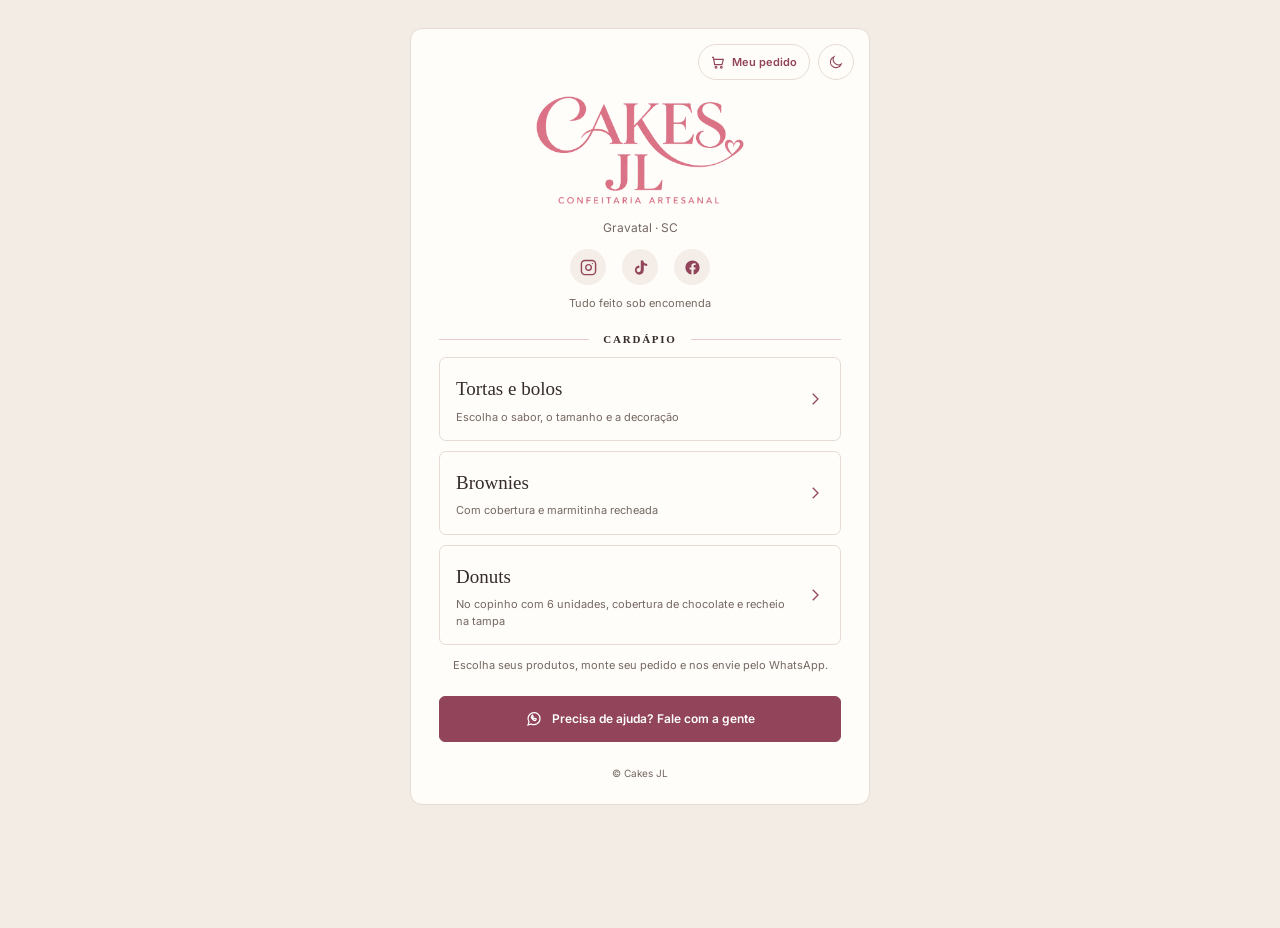
<file: index.html>
<!DOCTYPE html>
<html lang="pt-BR">
  <head>
    <meta charset="UTF-8">
    <meta name="viewport" content="width=device-width, initial-scale=1">
    <title>Doces sob encomenda em Gravatal | Cakes JL</title>
    <meta
      name="description"
      content="Tortas, bolos, brownies e donuts no copinho artesanais em Gravatal, SC. Conheça as opções e encomende pelo WhatsApp."
    >
    <meta name="theme-color" content="#f2ece5">
    <link rel="canonical" href="https://www.cakesjlconfeitaria.com.br/">
    <meta property="og:type" content="website">
    <meta property="og:locale" content="pt_BR">
    <meta property="og:site_name" content="Cakes JL">
    <meta property="og:title" content="Doces sob encomenda em Gravatal | Cakes JL">
    <meta
      property="og:description"
      content="Tortas, bolos, brownies e donuts no copinho artesanais em Gravatal, SC. Conheça as opções e encomende pelo WhatsApp."
    >
    <meta property="og:url" content="https://www.cakesjlconfeitaria.com.br/">
    <meta property="og:image" content="https://www.cakesjlconfeitaria.com.br/logo.png">
    <meta property="og:image:alt" content="Cakes JL Confeitaria Artesanal">
    <link rel="prefetch" href="tortas/index.html">
    <link rel="prefetch" href="brownies/index.html">
    <link rel="prefetch" href="donuts/index.html">
    <link rel="prefetch" href="pedido/index.html">
    <link rel="icon" href="assets/favicon.svg" type="image/svg+xml">
    <link rel="preconnect" href="https://fonts.googleapis.com">
    <link rel="preconnect" href="https://fonts.gstatic.com" crossorigin>
    <script src="assets/site.js?v=8"></script>
    <link rel="stylesheet" href="assets/site.css?v=41">
    <script src="assets/pedido.js?v=40" defer></script>
  </head>
  <body class="home">
    <a class="skip-link" href="#conteudo">Pular para o conteúdo</a>
    <div class="panel">
      <button
        class="theme-toggle"
        type="button"
        data-theme-toggle
        aria-label="Ativar tema escuro"
        aria-pressed="false"
      >
        <svg
          class="moon"
          viewBox="0 0 24 24"
          fill="none"
          stroke="currentColor"
          stroke-width="1.6"
          aria-hidden="true"
        >
          <path d="M20 15a8 8 0 0 1-11-11 8.5 8.5 0 1 0 11 11Z"/>
        </svg>
        <svg
          class="sun"
          viewBox="0 0 24 24"
          fill="none"
          stroke="currentColor"
          stroke-width="1.6"
          aria-hidden="true"
        >
          <circle cx="12" cy="12" r="4"/>
          <path d="M12 2v2m0 16v2M2 12h2m16 0h2M5 5l1.5 1.5m11 11L19 19M5 19l1.5-1.5m11-11L19 5"/>
        </svg>
      </button>
      <a class="cart-link" href="pedido/index.html" data-n="0">
        <svg
          viewBox="0 0 24 24"
          fill="none"
          stroke="currentColor"
          stroke-width="1.7"
          aria-hidden="true"
        >
          <path d="M3 5h2l2 11h11l2-8H6"/>
          <circle cx="9" cy="20" r="1.3"/>
          <circle cx="17" cy="20" r="1.3"/>
        </svg>
        <span>Meu pedido</span><span class="cart-link-n" data-pedido-contador>0</span>
      </a>
      <header class="identity">
        <a class="brand" href="index.html" aria-label="Cakes JL — início"><img src="logo.png" width="1422" height="791" alt="Cakes JL Confeitaria Artesanal">
        </a>
        <p class="location">Gravatal · SC</p>
        <nav class="social-links" aria-label="Redes sociais">
          <a
            href="https://www.instagram.com/cakesjlconfeitaria"
            target="_blank"
            rel="noopener noreferrer"
            aria-label="Instagram"
          >
            <svg
              width="22"
              height="22"
              viewBox="0 0 24 24"
              fill="none"
              stroke="currentColor"
              stroke-width="2"
              stroke-linecap="round"
              stroke-linejoin="round"
            >
              <rect x="2" y="2" width="20" height="20" rx="5" ry="5">
              </rect>
              <path d="M16 11.37A4 4 0 1 1 12.63 8 4 4 0 0 1 16 11.37z">
              </path>
              <line x1="17.5" y1="6.5" x2="17.51" y2="6.5">
              </line>
            </svg>
          </a>
          <a
            href="https://www.tiktok.com/@cakesjlconfeitaria"
            target="_blank"
            rel="noopener noreferrer"
            aria-label="TikTok"
          >
            <svg width="20" height="20" viewBox="0 0 24 24" fill="currentColor">
              <path
                d="M19.59 6.69a4.83 4.83 0 0 1-3.77-4.25V2h-3.45v13.67a2.89 2.89 0 0 1-5.2 1.74 2.89 2.89 0 0 1 2.31-4.64 2.93 2.93 0 0 1 .88.13V9.4a6.84 6.84 0 0 0-1-.05A6.33 6.33 0 0 0 5.8 20.1a6.34 6.34 0 0 0 10.86-4.43V8.51a8.16 8.16 0 0 0 4.77 1.52v-3.4a4.85 4.85 0 0 1-1.84-.04z"
              />
            </svg>
          </a>
          <a
            href="https://www.facebook.com/people/Cakes-JL-Confeitaria/61590743607528/"
            target="_blank"
            rel="noopener noreferrer"
            aria-label="Facebook"
          >
            <svg width="22" height="22" viewBox="0 0 24 24" fill="currentColor">
              <path
                d="M22 12c0-5.523-4.477-10-10-10S2 6.477 2 12c0 4.991 3.657 9.128 8.438 9.878v-6.987h-2.54V12h2.54V9.797c0-2.506 1.492-3.89 3.777-3.89 1.094 0 2.238.195 2.238.195v2.46h-1.26c-1.243 0-1.63.771-1.63 1.562V12h2.773l-.443 2.89h-2.33v6.988C18.343 21.128 22 16.991 22 12z"
              />
            </svg>
          </a>
        </nav>
        <p class="order-note">Tudo feito sob encomenda</p>
      </header>

      <main id="conteudo">
        <h1 class="sr-only">Cardápio Cakes JL</h1>
        <section class="catalog-box" aria-labelledby="cardapio-titulo">
          <h2 class="catalog-heading" id="cardapio-titulo">Cardápio</h2>
          <nav class="category-list" aria-label="Cardápio de produtos">
            <a class="catalog-row" href="tortas/index.html"><span><strong>Tortas e bolos</strong><small>Escolha o sabor, o tamanho e a decoração</small></span>
              <svg
                viewBox="0 0 24 24"
                fill="none"
                stroke="currentColor"
                stroke-width="1.7"
                aria-hidden="true"
              >
                <path d="m9 5 7 7-7 7"/>
              </svg>
            </a>
            <a class="catalog-row" href="brownies/index.html"><span><strong>Brownies</strong><small>Com cobertura e marmitinha recheada</small></span>
              <svg
                viewBox="0 0 24 24"
                fill="none"
                stroke="currentColor"
                stroke-width="1.7"
                aria-hidden="true"
              >
                <path d="m9 5 7 7-7 7"/>
              </svg>
            </a>
            <a class="catalog-row" href="donuts/index.html"><span><strong>Donuts</strong><small>No copinho com 6 unidades, cobertura de chocolate e recheio na tampa</small></span>
              <svg
                viewBox="0 0 24 24"
                fill="none"
                stroke="currentColor"
                stroke-width="1.7"
                aria-hidden="true"
              >
                <path d="m9 5 7 7-7 7"/>
              </svg>
            </a>
          </nav>
          <p class="catalog-foot">Escolha seus produtos, monte seu pedido e nos envie pelo WhatsApp.</p>
        </section>
        <a
          class="button home-contact"
          href="https://wa.me/5548999442988?text=Ol%C3%A1%21%20Estou%20no%20site%20da%20Cakes%20JL%20e%20fiquei%20com%20uma%20d%C3%BAvida%20antes%20de%20fazer%20meu%20pedido."
          target="_blank"
          rel="noopener noreferrer"
        >
          <svg
            viewBox="0 0 24 24"
            fill="none"
            stroke="currentColor"
            stroke-width="1.6"
            aria-hidden="true"
          >
            <path d="M20 11.6a8 8 0 0 1-11.8 7L4 20l1.3-4.2A8 8 0 1 1 20 11.6Z"/>
            <path d="M9 8c-2 1 2 7 5 6l1-2-2-1-1 1-2-2 1-1-1-2Z"/>
          </svg>Precisa de ajuda? Fale com a gente</a>
      </main>

      <footer class="site-footer">
        <p>© Cakes JL</p>
      </footer>
    </div>
  </body>
</html>
</file>
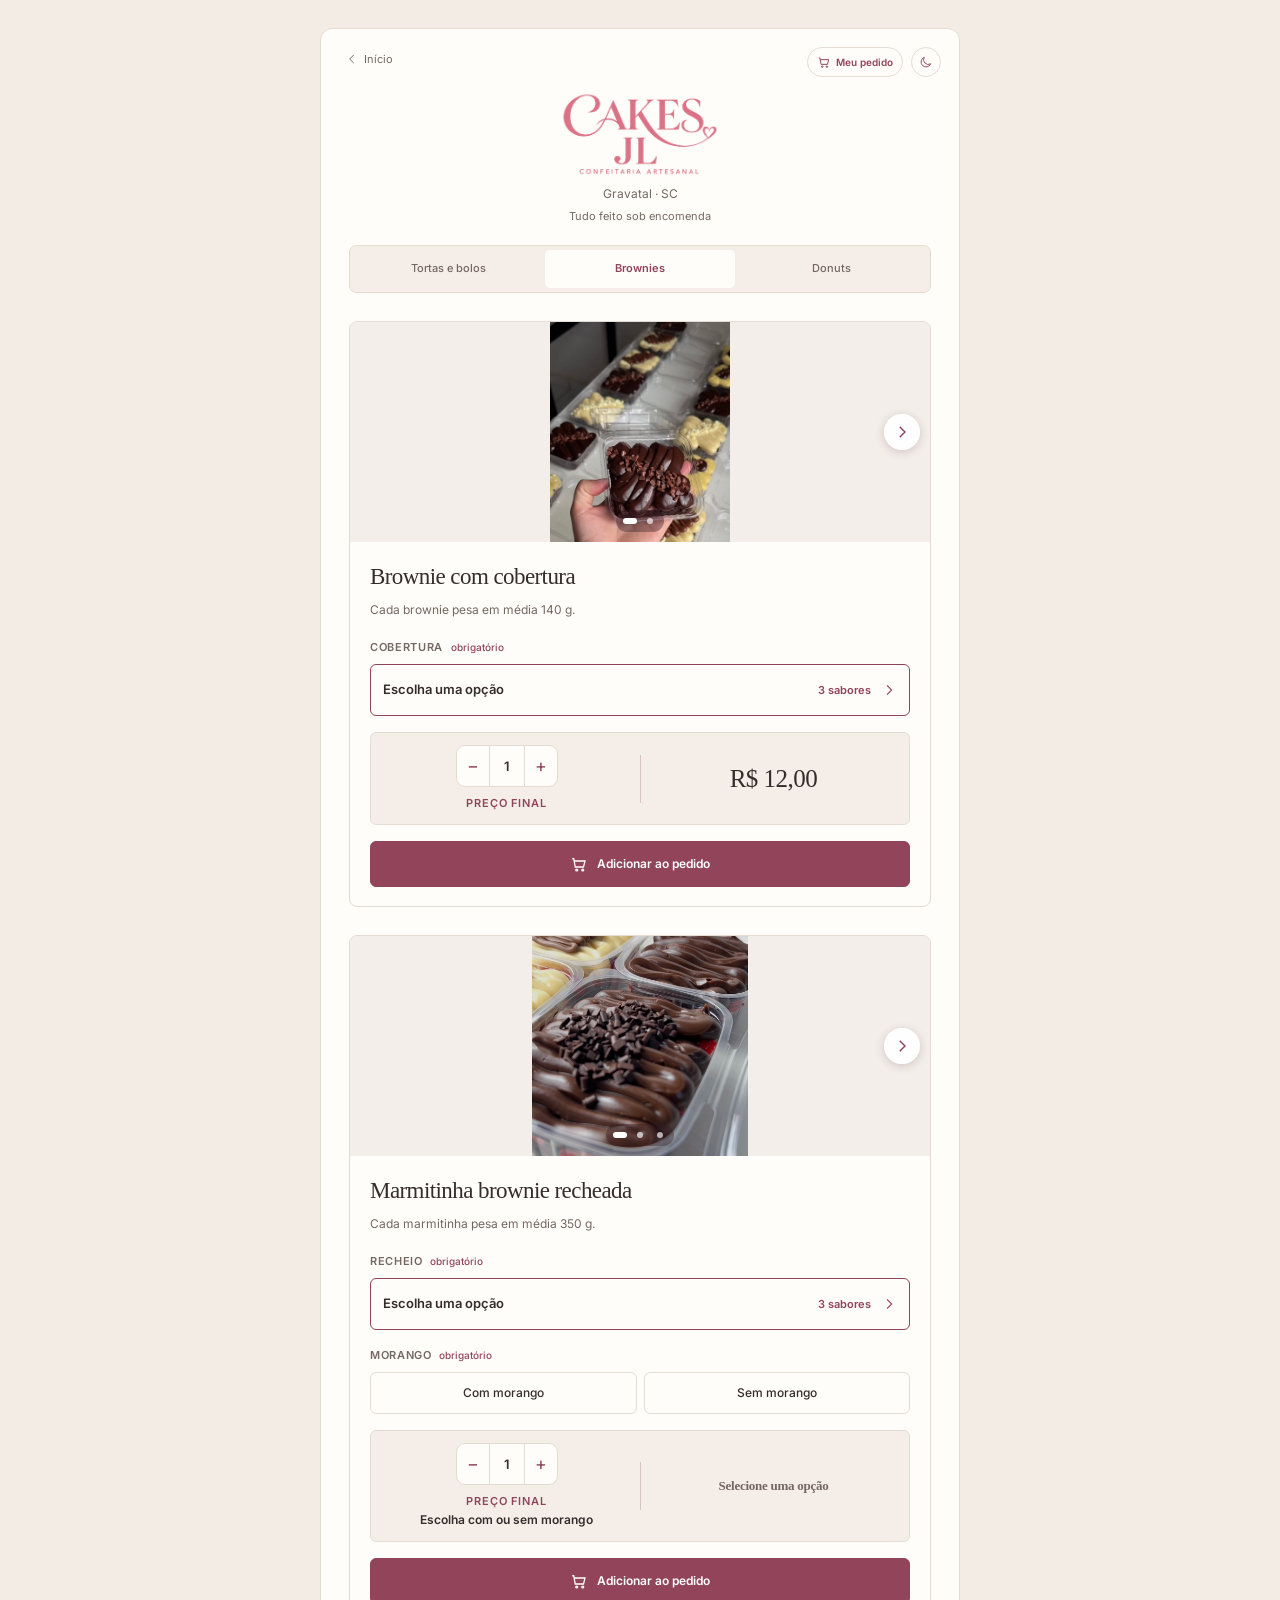
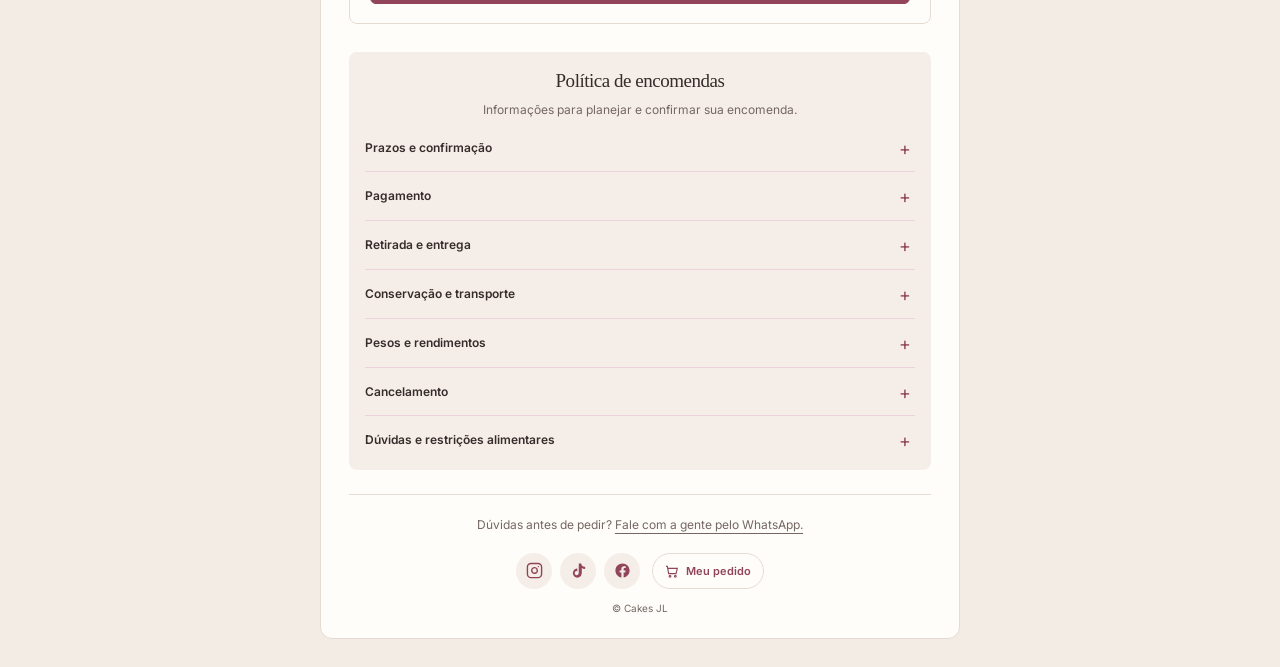
<file: brownies/index.html>
<!DOCTYPE html>
<html lang="pt-BR">
  <head>
    <meta charset="UTF-8">
    <meta name="viewport" content="width=device-width, initial-scale=1">
    <title>Brownies sob encomenda | Cakes JL</title>
    <meta
      name="description"
      content="Brownie com cobertura e marmitinha brownie recheada com ou sem morango. Cobertura ou recheio à escolha: chocolate 50% cacau, ninho ou Dois amores (chocolate + ninho), sob encomenda na Cakes JL, em Gravatal, SC."
    >
    <meta name="theme-color" content="#f2ece5">
    <link rel="canonical" href="https://www.cakesjlconfeitaria.com.br/brownies/">
    <meta property="og:type" content="website">
    <meta property="og:locale" content="pt_BR">
    <meta property="og:site_name" content="Cakes JL">
    <meta property="og:title" content="Brownies sob encomenda | Cakes JL">
    <meta
      property="og:description"
      content="Brownie com cobertura e marmitinha brownie recheada com ou sem morango. Cobertura ou recheio à escolha: chocolate 50% cacau, ninho ou Dois amores (chocolate + ninho), sob encomenda na Cakes JL, em Gravatal, SC."
    >
    <meta property="og:url" content="https://www.cakesjlconfeitaria.com.br/brownies/">
    <meta property="og:image" content="https://www.cakesjlconfeitaria.com.br/logo.png">
    <meta property="og:image:alt" content="Cakes JL Confeitaria Artesanal">
    <link rel="prefetch" href="../index.html">
    <link rel="prefetch" href="../tortas/index.html">
    <link rel="prefetch" href="../donuts/index.html">
    <link rel="prefetch" href="../pedido/index.html">
    <link rel="icon" href="../assets/favicon.svg" type="image/svg+xml">
    <link rel="preconnect" href="https://fonts.googleapis.com">
    <link rel="preconnect" href="https://fonts.gstatic.com" crossorigin>
    <script src="../assets/site.js?v=8"></script>
    <link rel="stylesheet" href="../assets/site.css?v=41">
    <script src="../assets/pedido.js?v=40" defer></script>
  </head>
  <body class="product-page">
    <a class="skip-link" href="#conteudo">Pular para o conteúdo</a>
    <div class="panel product-panel">
      <a class="back" href="../index.html">
        <svg
          viewBox="0 0 24 24"
          fill="none"
          stroke="currentColor"
          stroke-width="1.7"
          aria-hidden="true"
        >
          <path d="m15 5-7 7 7 7"/>
        </svg>Início</a>
      <button
        class="theme-toggle"
        type="button"
        data-theme-toggle
        aria-label="Ativar tema escuro"
        aria-pressed="false"
      >
        <svg
          class="moon"
          viewBox="0 0 24 24"
          fill="none"
          stroke="currentColor"
          stroke-width="1.6"
          aria-hidden="true"
        >
          <path d="M20 15a8 8 0 0 1-11-11 8.5 8.5 0 1 0 11 11Z"/>
        </svg>
        <svg
          class="sun"
          viewBox="0 0 24 24"
          fill="none"
          stroke="currentColor"
          stroke-width="1.6"
          aria-hidden="true"
        >
          <circle cx="12" cy="12" r="4"/>
          <path d="M12 2v2m0 16v2M2 12h2m16 0h2M5 5l1.5 1.5m11 11L19 19M5 19l1.5-1.5m11-11L19 5"/>
        </svg>
      </button>
      <a class="cart-link" href="../pedido/index.html" data-n="0">
        <svg
          viewBox="0 0 24 24"
          fill="none"
          stroke="currentColor"
          stroke-width="1.7"
          aria-hidden="true"
        >
          <path d="M3 5h2l2 11h11l2-8H6"/>
          <circle cx="9" cy="20" r="1.3"/>
          <circle cx="17" cy="20" r="1.3"/>
        </svg>
        <span>Meu pedido</span><span class="cart-link-n" data-pedido-contador>0</span>
      </a>
      <header class="identity">
        <a class="brand" href="../index.html" aria-label="Cakes JL — início"><img src="../logo.png" width="1422" height="791" alt="Cakes JL Confeitaria Artesanal">
        </a>
        <p class="location">Gravatal · SC</p>
        <p class="order-note">Tudo feito sob encomenda</p>
      </header>
      <nav class="category-nav" aria-label="Categorias">
        <a href="../tortas/index.html">Tortas e bolos</a>
        <a href="../brownies/index.html" aria-current="page">Brownies</a>
        <a href="../donuts/index.html">Donuts</a>
      </nav>

      <main id="conteudo">
        <h1 class="sr-only">Brownies</h1>
        <div class="product-list section">
          <article class="product-entry" aria-labelledby="brownie-cobertura-titulo">
            <div
              class="carousel"
              data-photos="Brownie com cobertura"
              data-hide-desc
              data-price="R$ 12,00 a unidade"
              role="group"
              aria-roledescription="carrossel"
              aria-label="Fotos de Brownie com cobertura"
            >
              <div class="carousel-track" data-carousel-track>
                <a class="slide" href="brownie-2.1.PNG"><img
                    src="brownie-2.1.PNG"
                    alt="Brownie com cobertura em uma embalagem transparente"
                    width="828"
                    height="1008"
                    loading="eager"
                    decoding="async"
                  >
                </a>
                <a class="slide" href="brownie-2.2.PNG"><img
                    src="brownie-2.2.PNG"
                    alt="Brownie com cobertura em duas cores"
                    width="828"
                    height="1003"
                    loading="lazy"
                    decoding="async"
                  >
                </a>
              </div>
            </div>
            <div class="product-body">
              <h2 id="brownie-cobertura-titulo">Brownie com cobertura</h2>
              <p>Cada brownie pesa em média 140 g.</p>
              <p class="consult-price nojs-only">R$ 12,00 a unidade</p>
              <form
                class="order-form"
                data-produto="brownie-cobertura"
                aria-label="Adicionar brownie com cobertura ao pedido"
              >
                <div
                  class="field flavor-field"
                  data-sabor-titulo="Cobertura do brownie"
                  data-sabor-subtitulo="Escolha a cobertura do seu brownie."
                  data-sabor-rotulo="Cobertura"
                >
                  <span class="field-label">Cobertura <em class="req">obrigatório</em></span>
                  <div class="choice-grid">
                    <label><input type="radio" name="sabor" value="Chocolate 50% cacau"><span>Chocolate<small>50% cacau</small></span>
                    </label>
                    <label><input type="radio" name="sabor" value="Ninho"><span>Ninho<small>leite Ninho</small></span>
                    </label>
                    <label><input type="radio" name="sabor" value="Dois amores (chocolate + ninho)"><span>Dois amores<small>chocolate + ninho</small></span>
                    </label>
                  </div>
                </div>
                <div class="price-panel js-only">
                  <div class="qty-row">
                    <div class="qty">
                      <button type="button" data-menos aria-label="Diminuir quantidade">−</button>
                      <input
                        type="number"
                        id="bc-qtd"
                        name="qtd"
                        value="1"
                        min="1"
                        max="99"
                        inputmode="numeric"
                        aria-label="Quantidade"
                      >
                      <button type="button" data-mais aria-label="Aumentar quantidade">+</button>
                    </div>
                  </div>
                  <div class="final-price" data-previa>
                    <span class="final-price-text"><span class="final-price-label">Preço final</span><small class="final-price-detail" data-previa-detalhe></small>
                    </span>
                    <strong class="final-price-value" data-previa-valor>
                    </strong>
                  </div>
                </div>
                <button class="button js-only" type="submit">
                  <svg
                    viewBox="0 0 24 24"
                    fill="none"
                    stroke="currentColor"
                    stroke-width="1.7"
                    aria-hidden="true"
                  >
                    <path d="M3 5h2l2 11h11l2-8H6"/>
                    <circle cx="9" cy="20" r="1.3"/>
                    <circle cx="17" cy="20" r="1.3"/>
                  </svg>Adicionar ao pedido</button>
              </form>
              <noscript><a
                  class="button "
                  href="https://wa.me/5548999442988?text=Ol%C3%A1%21%20Estou%20no%20site%20da%20Cakes%20JL%20e%20tenho%20interesse%20no%20brownie%20com%20cobertura.%20Pode%20me%20informar%20valor%2C%20op%C3%A7%C3%B5es%2C%20quantidade%20m%C3%ADnima%20e%20prazo%20para%20encomendar%3F"
                  target="_blank"
                  rel="noopener noreferrer"
                >
                  <svg
                    viewBox="0 0 24 24"
                    fill="none"
                    stroke="currentColor"
                    stroke-width="1.6"
                    aria-hidden="true"
                  >
                    <path d="M20 11.6a8 8 0 0 1-11.8 7L4 20l1.3-4.2A8 8 0 1 1 20 11.6Z"/>
                    <path d="M9 8c-2 1 2 7 5 6l1-2-2-1-1 1-2-2 1-1-1-2Z"/>
                  </svg>Encomendar pelo WhatsApp</a>
                <p class="nojs-note">Seu navegador está sem JavaScript. Para encomendar, fale com a gente pelo WhatsApp.</p>
              </noscript>
            </div>
          </article>
          <article class="product-entry" aria-labelledby="marmitinha-titulo">
            <div
              class="carousel"
              data-photos="Marmitinha brownie recheada"
              data-hide-desc
              data-price="Com morango: R$ 24,90 · Sem morango: R$ 21,90"
              role="group"
              aria-roledescription="carrossel"
              aria-label="Fotos de Marmitinha brownie recheada"
            >
              <div class="carousel-track" data-carousel-track>
                <a class="slide" href="brownie-3.1.PNG"><img
                    src="brownie-3.1.PNG"
                    alt="Marmitinha brownie recheada vista de perto"
                    width="828"
                    height="846"
                    loading="eager"
                    decoding="async"
                  >
                </a>
                <a class="slide" href="brownie-3.2.PNG"><img
                    src="brownie-3.2.PNG"
                    alt="Montagem da marmitinha brownie recheada"
                    width="828"
                    height="851"
                    loading="lazy"
                    decoding="async"
                  >
                </a>
                <a class="slide" href="brownie-3.3.PNG"><img
                    src="brownie-3.3.PNG"
                    alt="Marmitinha com brownie, recheio e cobertura"
                    width="827"
                    height="860"
                    loading="lazy"
                    decoding="async"
                  >
                </a>
              </div>
            </div>
            <div class="product-body">
              <h2 id="marmitinha-titulo">Marmitinha brownie recheada</h2>
              <p>Cada marmitinha pesa em média 350 g.</p>
              <p class="consult-price nojs-only">Com morango: R$ 24,90 · Sem morango: R$ 21,90</p>
              <form
                class="order-form"
                data-produto="marmitinha"
                aria-label="Adicionar marmitinha ao pedido"
              >
                <div
                  class="field flavor-field"
                  data-sabor-titulo="Recheio da marmitinha"
                  data-sabor-subtitulo="Escolha o recheio da sua marmitinha."
                  data-sabor-rotulo="Recheio"
                >
                  <span class="field-label">Recheio <em class="req">obrigatório</em></span>
                  <div class="choice-grid">
                    <label><input type="radio" name="sabor" value="Chocolate 50% cacau"><span>Chocolate<small>50% cacau</small></span>
                    </label>
                    <label><input type="radio" name="sabor" value="Ninho"><span>Ninho<small>leite Ninho</small></span>
                    </label>
                    <label><input type="radio" name="sabor" value="Dois amores (chocolate + ninho)"><span>Dois amores<small>chocolate + ninho</small></span>
                    </label>
                  </div>
                </div>
                <div class="field">
                  <span class="field-label">Morango <em class="req">obrigatório</em></span>
                  <div class="choice-grid two">
                    <label><input type="radio" name="morango" value="com"><span>Com morango</span>
                    </label>
                    <label><input type="radio" name="morango" value="sem"><span>Sem morango</span>
                    </label>
                  </div>
                </div>
                <div class="price-panel js-only">
                  <div class="qty-row">
                    <div class="qty">
                      <button type="button" data-menos aria-label="Diminuir quantidade">−</button>
                      <input
                        type="number"
                        id="mm-qtd"
                        name="qtd"
                        value="1"
                        min="1"
                        max="99"
                        inputmode="numeric"
                        aria-label="Quantidade"
                      >
                      <button type="button" data-mais aria-label="Aumentar quantidade">+</button>
                    </div>
                  </div>
                  <div class="final-price" data-previa>
                    <span class="final-price-text"><span class="final-price-label">Preço final</span><small class="final-price-detail" data-previa-detalhe></small>
                    </span>
                    <strong class="final-price-value" data-previa-valor>
                    </strong>
                  </div>
                </div>
                <button class="button js-only" type="submit">
                  <svg
                    viewBox="0 0 24 24"
                    fill="none"
                    stroke="currentColor"
                    stroke-width="1.7"
                    aria-hidden="true"
                  >
                    <path d="M3 5h2l2 11h11l2-8H6"/>
                    <circle cx="9" cy="20" r="1.3"/>
                    <circle cx="17" cy="20" r="1.3"/>
                  </svg>Adicionar ao pedido</button>
              </form>
              <noscript><a
                  class="button "
                  href="https://wa.me/5548999442988?text=Ol%C3%A1%21%20Estou%20no%20site%20da%20Cakes%20JL%20e%20tenho%20interesse%20na%20marmitinha%20brownie%20recheada.%20Pode%20me%20informar%20valor%2C%20op%C3%A7%C3%B5es%2C%20quantidade%20m%C3%ADnima%20e%20prazo%20para%20encomendar%3F"
                  target="_blank"
                  rel="noopener noreferrer"
                >
                  <svg
                    viewBox="0 0 24 24"
                    fill="none"
                    stroke="currentColor"
                    stroke-width="1.6"
                    aria-hidden="true"
                  >
                    <path d="M20 11.6a8 8 0 0 1-11.8 7L4 20l1.3-4.2A8 8 0 1 1 20 11.6Z"/>
                    <path d="M9 8c-2 1 2 7 5 6l1-2-2-1-1 1-2-2 1-1-1-2Z"/>
                  </svg>Encomendar pelo WhatsApp</a>
                <p class="nojs-note">Seu navegador está sem JavaScript. Para encomendar, fale com a gente pelo WhatsApp.</p>
              </noscript>
            </div>
          </article>
        </div>
        <section class="section how-card" id="como-pedir">
          <header class="section-heading">
            <h2>Política de encomendas</h2>
            <p>Informações para planejar e confirmar sua encomenda.</p>
          </header>
          <div class="info-grid">
            <details name="politica-encomendas">
              <summary>Prazos e confirmação</summary>
              <p><strong>Tortas, Matilda e Bentô Cake:</strong> pedimos pelo menos 48 horas de antecedência.</p>
              <p><strong>Brownies e donuts:</strong> pedimos pelo menos 24 horas de antecedência.</p>
              <p>Seu pedido é confirmado após combinarmos os detalhes e recebermos o sinal de 50% do valor total. O restante é pago na retirada ou na entrega.</p>
            </details>
            <details name="politica-encomendas">
              <summary>Pagamento</summary>
              <p><strong>Sinal de 50%:</strong> Para confirmar sua encomenda, o sinal deve ser pago por Pix ou cartão de crédito ou débito pelo link de pagamento que enviamos.</p>
              <p><strong>Restante na retirada ou na entrega:</strong> Você pode pagar os outros 50% por Pix, cartão pelo link de pagamento, cartão na maquininha ou dinheiro.</p>
            </details>
            <details name="politica-encomendas">
              <summary>Retirada e entrega</summary>
              <p>Você pode retirar sua encomenda no bairro Bela Vista, em Gravatal, em data e horário combinados. Se preferir, podemos combinar a entrega e o valor da taxa pelo WhatsApp.</p>
              <p>Nos pedidos com entrega, combinamos a taxa antes da confirmação. O sinal de 50% é calculado sobre o valor dos produtos e a taxa de entrega.</p>
            </details>
            <details name="politica-encomendas">
              <summary>Conservação e transporte</summary>
              <p>Nossos produtos são preparados artesanalmente e têm validade de até 6 dias a partir da retirada ou entrega, desde que mantidos sob refrigeração.</p>
              <p>Não nos responsabilizamos por danos causados pelo transporte ou manuseio inadequados pelo cliente após o recebimento da encomenda.</p>
            </details>
            <details name="politica-encomendas">
              <summary>Pesos e rendimentos</summary>
              <p>Os pesos e rendimentos informados são aproximados. As tortas são vendidas inteiras, por tamanho, e o rendimento pode variar conforme o tamanho das porções servidas.</p>
            </details>
            <details name="politica-encomendas">
              <summary>Cancelamento</summary>
              <p><strong>Tortas, Matilda e Bentô Cake:</strong> em caso de cancelamento com pelo menos 48 horas de antecedência da retirada ou entrega agendada, você pode escolher entre a devolução integral do valor pago ou a remarcação da encomenda. A remarcação depende da nossa disponibilidade.</p>
              <p>Para cancelamentos com menos de 48 horas de antecedência da retirada ou entrega agendada, o sinal de 50% não é devolvido.</p>
              <p><strong>Brownies e donuts:</strong> após a confirmação do pedido, o sinal não é devolvido em caso de cancelamento.</p>
              <p>Ao fazer seu pedido, você concorda com as condições de cancelamento descritas acima.</p>
            </details>
            <details name="politica-encomendas">
              <summary>Dúvidas e restrições alimentares</summary>
              <p>Antes de confirmar, fale com a gente sobre sabores, decoração ou alguma necessidade específica. Tem alguma restrição alimentar? Conte nas observações do pedido.</p>
            </details>
          </div>
        </section>
      </main>

      <footer class="site-footer footer-with-actions">
        <p class="footer-help">Dúvidas antes de pedir? <a
            href="https://wa.me/5548999442988?text=Ol%C3%A1%21%20Estou%20no%20site%20da%20Cakes%20JL%20e%20fiquei%20com%20uma%20d%C3%BAvida%20antes%20de%20fazer%20meu%20pedido."
            target="_blank"
            rel="noopener noreferrer"
          >Fale com a gente pelo WhatsApp.</a>
        </p>
        <div class="footer-actions">
          <nav class="social-links" aria-label="Redes sociais">
            <a
              href="https://www.instagram.com/cakesjlconfeitaria"
              target="_blank"
              rel="noopener noreferrer"
              aria-label="Instagram"
            >
              <svg
                width="22"
                height="22"
                viewBox="0 0 24 24"
                fill="none"
                stroke="currentColor"
                stroke-width="2"
                stroke-linecap="round"
                stroke-linejoin="round"
              >
                <rect x="2" y="2" width="20" height="20" rx="5" ry="5">
                </rect>
                <path d="M16 11.37A4 4 0 1 1 12.63 8 4 4 0 0 1 16 11.37z">
                </path>
                <line x1="17.5" y1="6.5" x2="17.51" y2="6.5">
                </line>
              </svg>
            </a>
            <a
              href="https://www.tiktok.com/@cakesjlconfeitaria"
              target="_blank"
              rel="noopener noreferrer"
              aria-label="TikTok"
            >
              <svg width="20" height="20" viewBox="0 0 24 24" fill="currentColor">
                <path
                  d="M19.59 6.69a4.83 4.83 0 0 1-3.77-4.25V2h-3.45v13.67a2.89 2.89 0 0 1-5.2 1.74 2.89 2.89 0 0 1 2.31-4.64 2.93 2.93 0 0 1 .88.13V9.4a6.84 6.84 0 0 0-1-.05A6.33 6.33 0 0 0 5.8 20.1a6.34 6.34 0 0 0 10.86-4.43V8.51a8.16 8.16 0 0 0 4.77 1.52v-3.4a4.85 4.85 0 0 1-1.84-.04z"
                />
              </svg>
            </a>
            <a
              href="https://www.facebook.com/people/Cakes-JL-Confeitaria/61590743607528/"
              target="_blank"
              rel="noopener noreferrer"
              aria-label="Facebook"
            >
              <svg width="22" height="22" viewBox="0 0 24 24" fill="currentColor">
                <path
                  d="M22 12c0-5.523-4.477-10-10-10S2 6.477 2 12c0 4.991 3.657 9.128 8.438 9.878v-6.987h-2.54V12h2.54V9.797c0-2.506 1.492-3.89 3.777-3.89 1.094 0 2.238.195 2.238.195v2.46h-1.26c-1.243 0-1.63.771-1.63 1.562V12h2.773l-.443 2.89h-2.33v6.988C18.343 21.128 22 16.991 22 12z"
                />
              </svg>
            </a>
          </nav>
          <a class="cart-link" href="../pedido/index.html" data-n="0">
            <svg
              viewBox="0 0 24 24"
              fill="none"
              stroke="currentColor"
              stroke-width="1.7"
              aria-hidden="true"
            >
              <path d="M3 5h2l2 11h11l2-8H6"/>
              <circle cx="9" cy="20" r="1.3"/>
              <circle cx="17" cy="20" r="1.3"/>
            </svg>
            <span>Meu pedido</span><span class="cart-link-n" data-pedido-contador>0</span>
          </a>
        </div>
        <p>© Cakes JL</p>
      </footer>
    </div>
  </body>
</html>
</file>
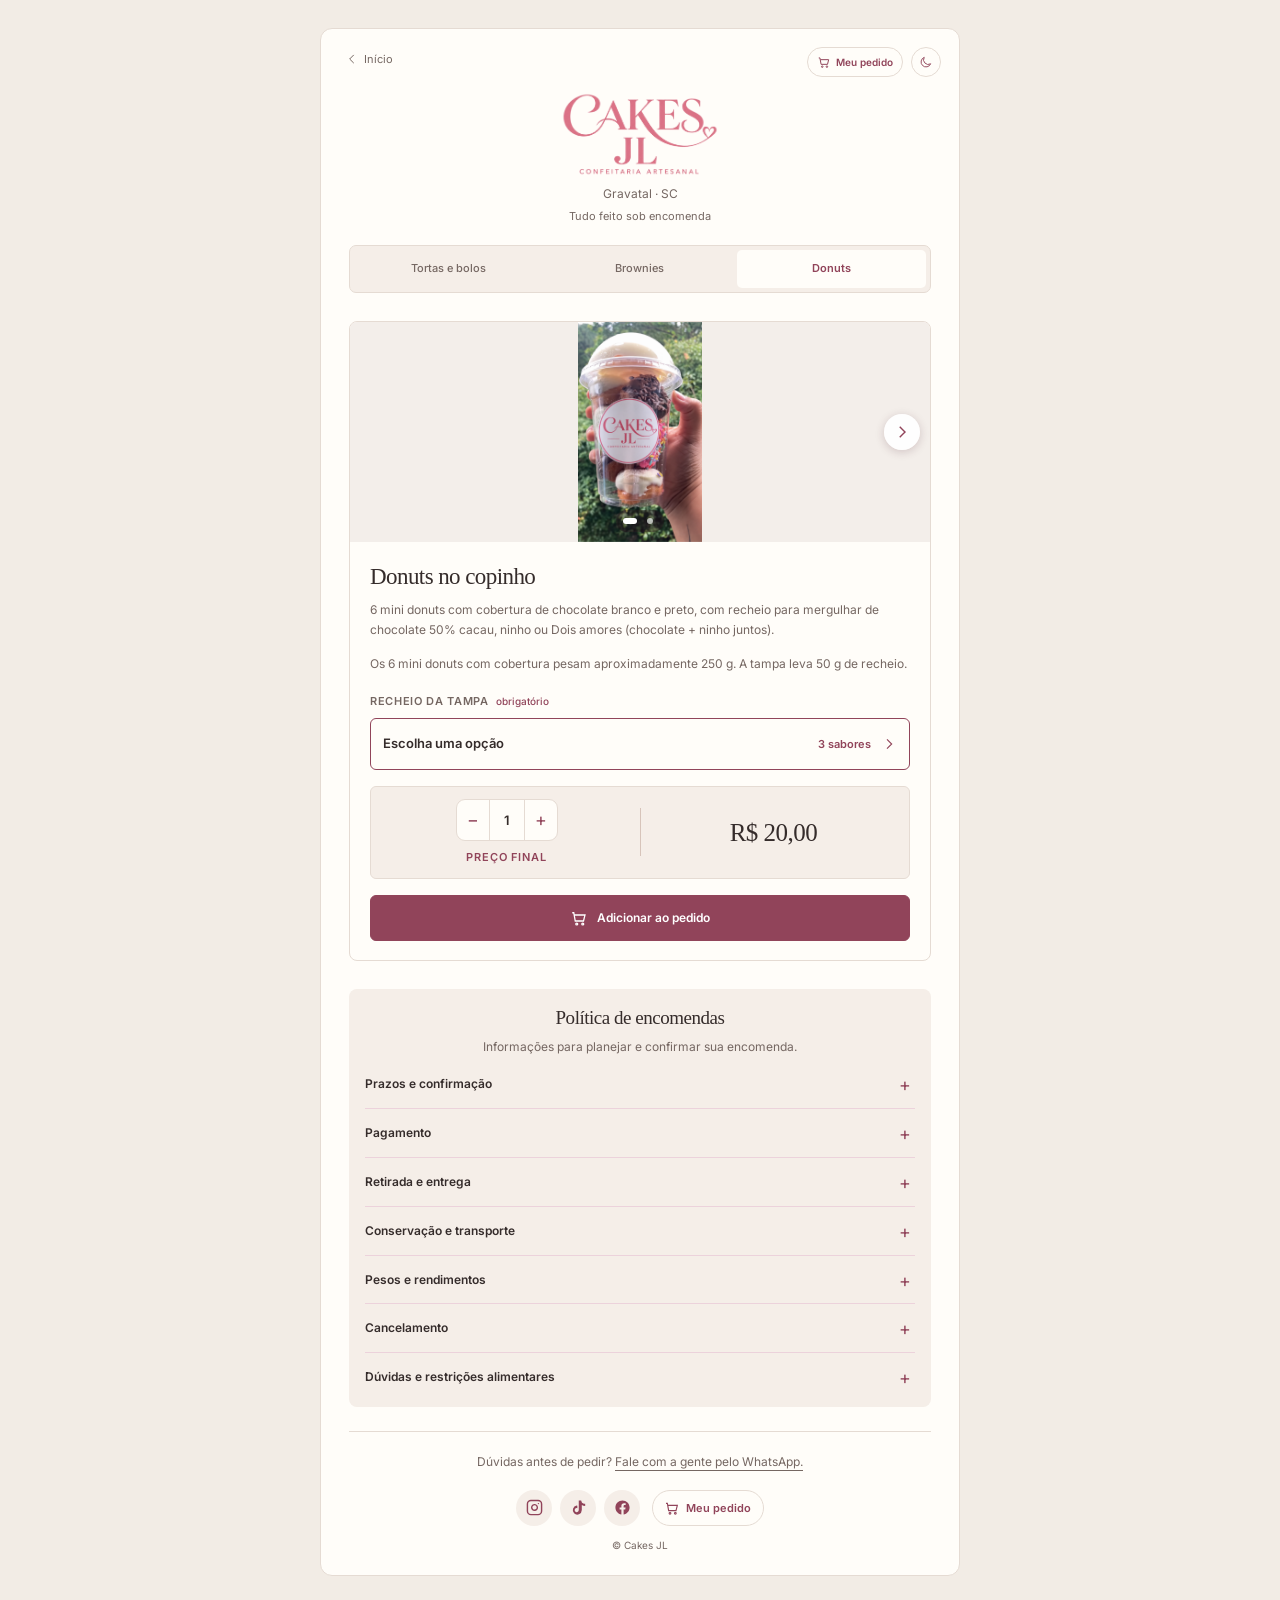
<file: donuts/index.html>
<!DOCTYPE html>
<html lang="pt-BR">
  <head>
    <meta charset="UTF-8">
    <meta name="viewport" content="width=device-width, initial-scale=1">
    <title>Donuts sob encomenda | Cakes JL</title>
    <meta
      name="description"
      content="6 mini donuts com cobertura de chocolate branco e preto, com recheio para mergulhar de chocolate 50% cacau, ninho ou Dois amores (chocolate + ninho juntos)."
    >
    <meta name="theme-color" content="#f2ece5">
    <link rel="canonical" href="https://www.cakesjlconfeitaria.com.br/donuts/">
    <meta property="og:type" content="website">
    <meta property="og:locale" content="pt_BR">
    <meta property="og:site_name" content="Cakes JL">
    <meta property="og:title" content="Donuts sob encomenda | Cakes JL">
    <meta
      property="og:description"
      content="6 mini donuts com cobertura de chocolate branco e preto, com recheio para mergulhar de chocolate 50% cacau, ninho ou Dois amores (chocolate + ninho juntos)."
    >
    <meta property="og:url" content="https://www.cakesjlconfeitaria.com.br/donuts/">
    <meta property="og:image" content="https://www.cakesjlconfeitaria.com.br/logo.png">
    <meta property="og:image:alt" content="Cakes JL Confeitaria Artesanal">
    <link rel="prefetch" href="../index.html">
    <link rel="prefetch" href="../tortas/index.html">
    <link rel="prefetch" href="../brownies/index.html">
    <link rel="prefetch" href="../pedido/index.html">
    <link rel="icon" href="../assets/favicon.svg" type="image/svg+xml">
    <link rel="preconnect" href="https://fonts.googleapis.com">
    <link rel="preconnect" href="https://fonts.gstatic.com" crossorigin>
    <script src="../assets/site.js?v=8"></script>
    <link rel="stylesheet" href="../assets/site.css?v=41">
    <script src="../assets/pedido.js?v=40" defer></script>
  </head>
  <body class="product-page">
    <a class="skip-link" href="#conteudo">Pular para o conteúdo</a>
    <div class="panel product-panel">
      <a class="back" href="../index.html">
        <svg
          viewBox="0 0 24 24"
          fill="none"
          stroke="currentColor"
          stroke-width="1.7"
          aria-hidden="true"
        >
          <path d="m15 5-7 7 7 7"/>
        </svg>Início</a>
      <button
        class="theme-toggle"
        type="button"
        data-theme-toggle
        aria-label="Ativar tema escuro"
        aria-pressed="false"
      >
        <svg
          class="moon"
          viewBox="0 0 24 24"
          fill="none"
          stroke="currentColor"
          stroke-width="1.6"
          aria-hidden="true"
        >
          <path d="M20 15a8 8 0 0 1-11-11 8.5 8.5 0 1 0 11 11Z"/>
        </svg>
        <svg
          class="sun"
          viewBox="0 0 24 24"
          fill="none"
          stroke="currentColor"
          stroke-width="1.6"
          aria-hidden="true"
        >
          <circle cx="12" cy="12" r="4"/>
          <path d="M12 2v2m0 16v2M2 12h2m16 0h2M5 5l1.5 1.5m11 11L19 19M5 19l1.5-1.5m11-11L19 5"/>
        </svg>
      </button>
      <a class="cart-link" href="../pedido/index.html" data-n="0">
        <svg
          viewBox="0 0 24 24"
          fill="none"
          stroke="currentColor"
          stroke-width="1.7"
          aria-hidden="true"
        >
          <path d="M3 5h2l2 11h11l2-8H6"/>
          <circle cx="9" cy="20" r="1.3"/>
          <circle cx="17" cy="20" r="1.3"/>
        </svg>
        <span>Meu pedido</span><span class="cart-link-n" data-pedido-contador>0</span>
      </a>
      <header class="identity">
        <a class="brand" href="../index.html" aria-label="Cakes JL — início"><img src="../logo.png" width="1422" height="791" alt="Cakes JL Confeitaria Artesanal">
        </a>
        <p class="location">Gravatal · SC</p>
        <p class="order-note">Tudo feito sob encomenda</p>
      </header>
      <nav class="category-nav" aria-label="Categorias">
        <a href="../tortas/index.html">Tortas e bolos</a>
        <a href="../brownies/index.html">Brownies</a>
        <a href="../donuts/index.html" aria-current="page">Donuts</a>
      </nav>

      <main id="conteudo">
        <h1 class="sr-only">Donuts</h1>
        <article class="product-entry section" aria-labelledby="mini-donuts-titulo">
          <div
            class="carousel"
            data-photos="Donuts no copinho"
            data-hide-desc
            data-price="R$ 20,00 o copinho com 6"
            role="group"
            aria-roledescription="carrossel"
            aria-label="Fotos de Donuts no copinho"
          >
            <div class="carousel-track" data-carousel-track>
              <a class="slide" href="donuts-1.1.png"><img
                  src="donuts-1.1.png"
                  alt="Donuts no copinho da Cakes JL com recheio na tampa"
                  width="1080"
                  height="1920"
                  loading="eager"
                  decoding="async"
                >
              </a>
              <a class="slide" href="donuts-1.2.png"><img
                  src="donuts-1.2.png"
                  alt="Donuts no copinho com a tampa preenchida de recheio"
                  width="1080"
                  height="1920"
                  loading="lazy"
                  decoding="async"
                >
              </a>
            </div>
          </div>
          <div class="product-body">
            <h2 id="mini-donuts-titulo">Donuts no copinho</h2>
            <p>6 mini donuts com cobertura de chocolate branco e preto, com recheio para mergulhar de chocolate 50% cacau, ninho ou Dois amores (chocolate + ninho juntos).</p>
            <p>Os 6 mini donuts com cobertura pesam aproximadamente 250 g. A tampa leva 50 g de recheio.</p>
            <p class="consult-price nojs-only">R$ 20,00 o copinho com 6</p>
            <form
              class="order-form"
              data-produto="donuts"
              aria-label="Adicionar donuts no copinho ao pedido"
            >
              <div
                class="field flavor-field"
                data-sabor-titulo="Recheio da tampa"
                data-sabor-subtitulo="Escolha o recheio para mergulhar seus donuts."
                data-sabor-rotulo="Recheio da tampa"
              >
                <span class="field-label">Recheio da tampa <em class="req">obrigatório</em></span>
                <div class="choice-grid">
                  <label><input type="radio" name="sabor" value="Chocolate 50% cacau"><span>Chocolate<small>50% cacau</small></span>
                  </label>
                  <label><input type="radio" name="sabor" value="Ninho"><span>Ninho<small>leite Ninho</small></span>
                  </label>
                  <label><input type="radio" name="sabor" value="Dois amores (chocolate + ninho)"><span>Dois amores<small>chocolate + ninho</small></span>
                  </label>
                </div>
              </div>
              <div class="price-panel js-only">
                <div class="qty-row">
                  <div class="qty">
                    <button type="button" data-menos aria-label="Diminuir quantidade">−</button>
                    <input
                      type="number"
                      id="dn-qtd"
                      name="qtd"
                      value="1"
                      min="1"
                      max="99"
                      inputmode="numeric"
                      aria-label="Quantidade"
                    >
                    <button type="button" data-mais aria-label="Aumentar quantidade">+</button>
                  </div>
                </div>
                <div class="final-price" data-previa>
                  <span class="final-price-text"><span class="final-price-label">Preço final</span><small class="final-price-detail" data-previa-detalhe></small>
                  </span>
                  <strong class="final-price-value" data-previa-valor>
                  </strong>
                </div>
              </div>
              <button class="button js-only" type="submit">
                <svg
                  viewBox="0 0 24 24"
                  fill="none"
                  stroke="currentColor"
                  stroke-width="1.7"
                  aria-hidden="true"
                >
                  <path d="M3 5h2l2 11h11l2-8H6"/>
                  <circle cx="9" cy="20" r="1.3"/>
                  <circle cx="17" cy="20" r="1.3"/>
                </svg>Adicionar ao pedido</button>
            </form>
            <noscript><a
                class="button "
                href="https://wa.me/5548999442988?text=Ol%C3%A1%21%20Estou%20no%20site%20da%20Cakes%20JL%20e%20tenho%20interesse%20nos%20donuts%20no%20copinho.%20Pode%20me%20informar%20valor%2C%20op%C3%A7%C3%B5es%2C%20quantidade%20m%C3%ADnima%20e%20prazo%20para%20encomendar%3F"
                target="_blank"
                rel="noopener noreferrer"
              >
                <svg
                  viewBox="0 0 24 24"
                  fill="none"
                  stroke="currentColor"
                  stroke-width="1.6"
                  aria-hidden="true"
                >
                  <path d="M20 11.6a8 8 0 0 1-11.8 7L4 20l1.3-4.2A8 8 0 1 1 20 11.6Z"/>
                  <path d="M9 8c-2 1 2 7 5 6l1-2-2-1-1 1-2-2 1-1-1-2Z"/>
                </svg>Encomendar pelo WhatsApp</a>
              <p class="nojs-note">Seu navegador está sem JavaScript. Para encomendar, fale com a gente pelo WhatsApp.</p>
            </noscript>
          </div>
        </article>
        <section class="section how-card" id="como-pedir">
          <header class="section-heading">
            <h2>Política de encomendas</h2>
            <p>Informações para planejar e confirmar sua encomenda.</p>
          </header>
          <div class="info-grid">
            <details name="politica-encomendas">
              <summary>Prazos e confirmação</summary>
              <p><strong>Tortas, Matilda e Bentô Cake:</strong> pedimos pelo menos 48 horas de antecedência.</p>
              <p><strong>Brownies e donuts:</strong> pedimos pelo menos 24 horas de antecedência.</p>
              <p>Seu pedido é confirmado após combinarmos os detalhes e recebermos o sinal de 50% do valor total. O restante é pago na retirada ou na entrega.</p>
            </details>
            <details name="politica-encomendas">
              <summary>Pagamento</summary>
              <p><strong>Sinal de 50%:</strong> Para confirmar sua encomenda, o sinal deve ser pago por Pix ou cartão de crédito ou débito pelo link de pagamento que enviamos.</p>
              <p><strong>Restante na retirada ou na entrega:</strong> Você pode pagar os outros 50% por Pix, cartão pelo link de pagamento, cartão na maquininha ou dinheiro.</p>
            </details>
            <details name="politica-encomendas">
              <summary>Retirada e entrega</summary>
              <p>Você pode retirar sua encomenda no bairro Bela Vista, em Gravatal, em data e horário combinados. Se preferir, podemos combinar a entrega e o valor da taxa pelo WhatsApp.</p>
              <p>Nos pedidos com entrega, combinamos a taxa antes da confirmação. O sinal de 50% é calculado sobre o valor dos produtos e a taxa de entrega.</p>
            </details>
            <details name="politica-encomendas">
              <summary>Conservação e transporte</summary>
              <p>Nossos produtos são preparados artesanalmente e têm validade de até 6 dias a partir da retirada ou entrega, desde que mantidos sob refrigeração.</p>
              <p>Não nos responsabilizamos por danos causados pelo transporte ou manuseio inadequados pelo cliente após o recebimento da encomenda.</p>
            </details>
            <details name="politica-encomendas">
              <summary>Pesos e rendimentos</summary>
              <p>Os pesos e rendimentos informados são aproximados. As tortas são vendidas inteiras, por tamanho, e o rendimento pode variar conforme o tamanho das porções servidas.</p>
            </details>
            <details name="politica-encomendas">
              <summary>Cancelamento</summary>
              <p><strong>Tortas, Matilda e Bentô Cake:</strong> em caso de cancelamento com pelo menos 48 horas de antecedência da retirada ou entrega agendada, você pode escolher entre a devolução integral do valor pago ou a remarcação da encomenda. A remarcação depende da nossa disponibilidade.</p>
              <p>Para cancelamentos com menos de 48 horas de antecedência da retirada ou entrega agendada, o sinal de 50% não é devolvido.</p>
              <p><strong>Brownies e donuts:</strong> após a confirmação do pedido, o sinal não é devolvido em caso de cancelamento.</p>
              <p>Ao fazer seu pedido, você concorda com as condições de cancelamento descritas acima.</p>
            </details>
            <details name="politica-encomendas">
              <summary>Dúvidas e restrições alimentares</summary>
              <p>Antes de confirmar, fale com a gente sobre sabores, decoração ou alguma necessidade específica. Tem alguma restrição alimentar? Conte nas observações do pedido.</p>
            </details>
          </div>
        </section>
      </main>

      <footer class="site-footer footer-with-actions">
        <p class="footer-help">Dúvidas antes de pedir? <a
            href="https://wa.me/5548999442988?text=Ol%C3%A1%21%20Estou%20no%20site%20da%20Cakes%20JL%20e%20fiquei%20com%20uma%20d%C3%BAvida%20antes%20de%20fazer%20meu%20pedido."
            target="_blank"
            rel="noopener noreferrer"
          >Fale com a gente pelo WhatsApp.</a>
        </p>
        <div class="footer-actions">
          <nav class="social-links" aria-label="Redes sociais">
            <a
              href="https://www.instagram.com/cakesjlconfeitaria"
              target="_blank"
              rel="noopener noreferrer"
              aria-label="Instagram"
            >
              <svg
                width="22"
                height="22"
                viewBox="0 0 24 24"
                fill="none"
                stroke="currentColor"
                stroke-width="2"
                stroke-linecap="round"
                stroke-linejoin="round"
              >
                <rect x="2" y="2" width="20" height="20" rx="5" ry="5">
                </rect>
                <path d="M16 11.37A4 4 0 1 1 12.63 8 4 4 0 0 1 16 11.37z">
                </path>
                <line x1="17.5" y1="6.5" x2="17.51" y2="6.5">
                </line>
              </svg>
            </a>
            <a
              href="https://www.tiktok.com/@cakesjlconfeitaria"
              target="_blank"
              rel="noopener noreferrer"
              aria-label="TikTok"
            >
              <svg width="20" height="20" viewBox="0 0 24 24" fill="currentColor">
                <path
                  d="M19.59 6.69a4.83 4.83 0 0 1-3.77-4.25V2h-3.45v13.67a2.89 2.89 0 0 1-5.2 1.74 2.89 2.89 0 0 1 2.31-4.64 2.93 2.93 0 0 1 .88.13V9.4a6.84 6.84 0 0 0-1-.05A6.33 6.33 0 0 0 5.8 20.1a6.34 6.34 0 0 0 10.86-4.43V8.51a8.16 8.16 0 0 0 4.77 1.52v-3.4a4.85 4.85 0 0 1-1.84-.04z"
                />
              </svg>
            </a>
            <a
              href="https://www.facebook.com/people/Cakes-JL-Confeitaria/61590743607528/"
              target="_blank"
              rel="noopener noreferrer"
              aria-label="Facebook"
            >
              <svg width="22" height="22" viewBox="0 0 24 24" fill="currentColor">
                <path
                  d="M22 12c0-5.523-4.477-10-10-10S2 6.477 2 12c0 4.991 3.657 9.128 8.438 9.878v-6.987h-2.54V12h2.54V9.797c0-2.506 1.492-3.89 3.777-3.89 1.094 0 2.238.195 2.238.195v2.46h-1.26c-1.243 0-1.63.771-1.63 1.562V12h2.773l-.443 2.89h-2.33v6.988C18.343 21.128 22 16.991 22 12z"
                />
              </svg>
            </a>
          </nav>
          <a class="cart-link" href="../pedido/index.html" data-n="0">
            <svg
              viewBox="0 0 24 24"
              fill="none"
              stroke="currentColor"
              stroke-width="1.7"
              aria-hidden="true"
            >
              <path d="M3 5h2l2 11h11l2-8H6"/>
              <circle cx="9" cy="20" r="1.3"/>
              <circle cx="17" cy="20" r="1.3"/>
            </svg>
            <span>Meu pedido</span><span class="cart-link-n" data-pedido-contador>0</span>
          </a>
        </div>
        <p>© Cakes JL</p>
      </footer>
    </div>
  </body>
</html>
</file>
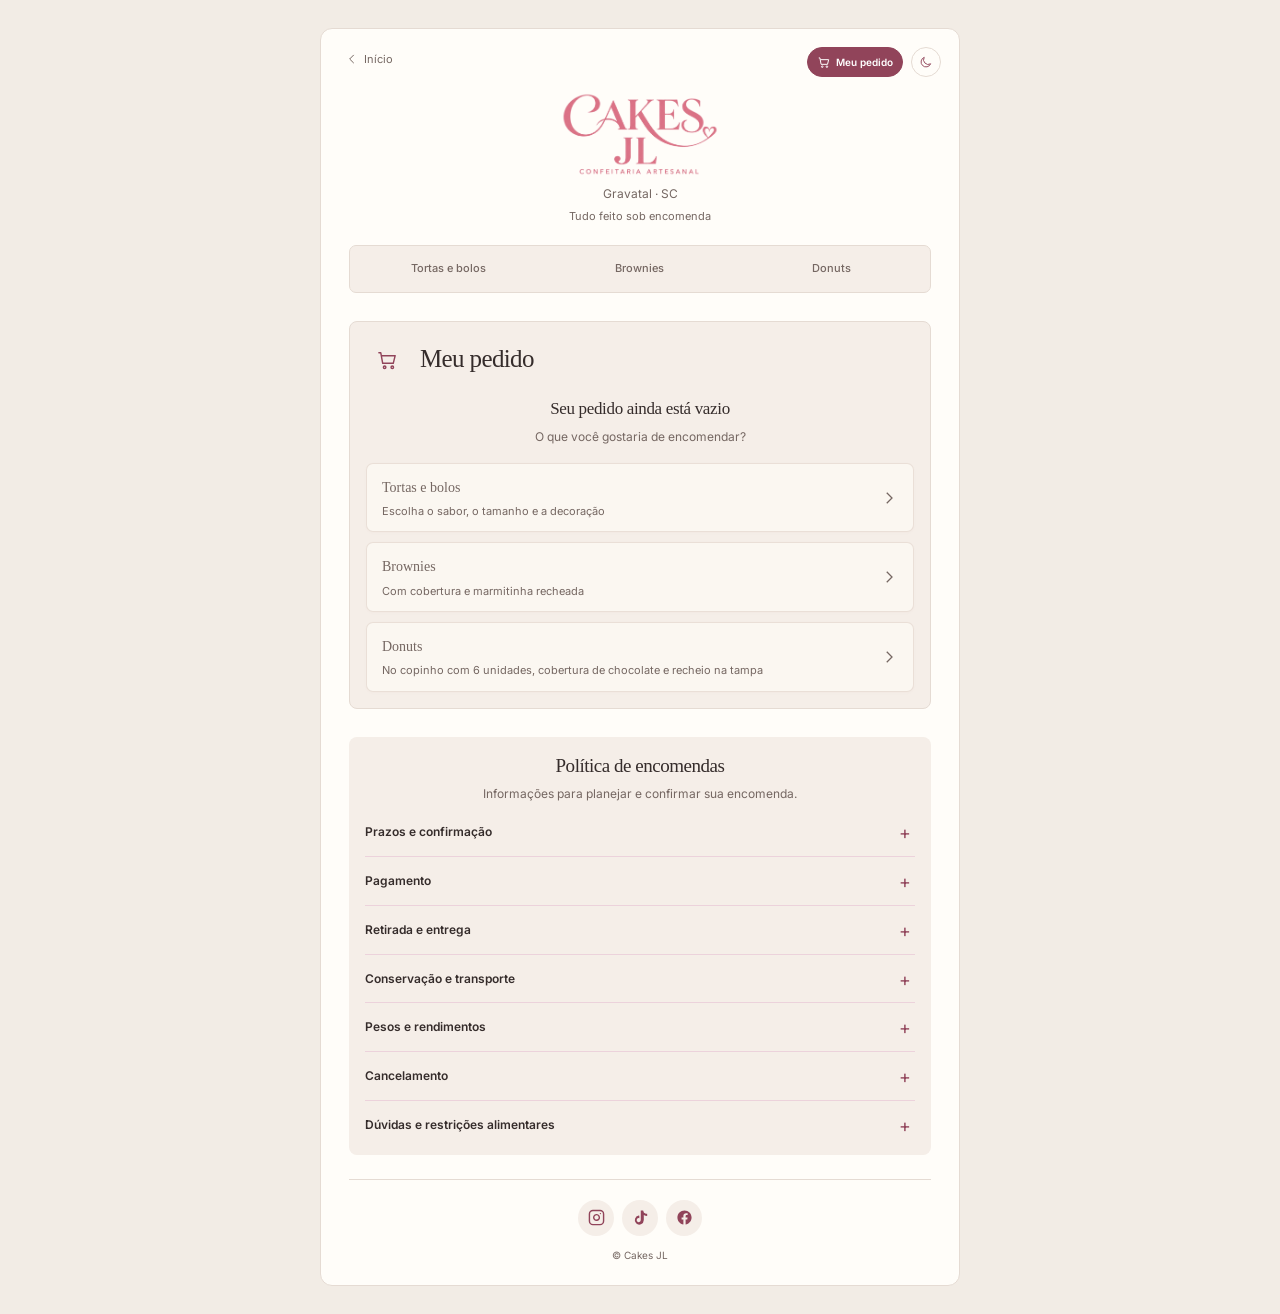
<file: pedido/index.html>
<!DOCTYPE html>
<html lang="pt-BR">
  <head>
    <meta charset="UTF-8">
    <meta name="viewport" content="width=device-width, initial-scale=1">
    <title>Meu pedido | Cakes JL</title>
    <meta
      name="description"
      content="Revise seu pedido e envie tudo de uma vez pelo WhatsApp da Cakes JL, em Gravatal, SC."
    >
    <meta name="theme-color" content="#f2ece5">
    <link rel="canonical" href="https://www.cakesjlconfeitaria.com.br/pedido/">
    <meta property="og:type" content="website">
    <meta property="og:locale" content="pt_BR">
    <meta property="og:site_name" content="Cakes JL">
    <meta property="og:title" content="Meu pedido | Cakes JL">
    <meta
      property="og:description"
      content="Revise seu pedido e envie tudo de uma vez pelo WhatsApp da Cakes JL."
    >
    <meta name="robots" content="noindex">
    <meta property="og:url" content="https://www.cakesjlconfeitaria.com.br/pedido/">
    <meta property="og:image" content="https://www.cakesjlconfeitaria.com.br/logo.png">
    <meta property="og:image:alt" content="Cakes JL Confeitaria Artesanal">
    <link rel="prefetch" href="../index.html">
    <link rel="prefetch" href="../tortas/index.html">
    <link rel="prefetch" href="../brownies/index.html">
    <link rel="prefetch" href="../donuts/index.html">
    <link rel="icon" href="../assets/favicon.svg" type="image/svg+xml">
    <link rel="preconnect" href="https://fonts.googleapis.com">
    <link rel="preconnect" href="https://fonts.gstatic.com" crossorigin>
    <script src="../assets/site.js?v=8"></script>
    <link rel="stylesheet" href="../assets/site.css?v=41">
    <script src="../assets/pedido.js?v=40" defer></script>
  </head>
  <body class="product-page pedido-page">
    <a class="skip-link" href="#conteudo">Pular para o conteúdo</a>
    <div class="panel product-panel">
      <a class="back" href="../index.html">
        <svg
          viewBox="0 0 24 24"
          fill="none"
          stroke="currentColor"
          stroke-width="1.7"
          aria-hidden="true"
        >
          <path d="m15 5-7 7 7 7"/>
        </svg>Início</a>
      <button
        class="theme-toggle"
        type="button"
        data-theme-toggle
        aria-label="Ativar tema escuro"
        aria-pressed="false"
      >
        <svg
          class="moon"
          viewBox="0 0 24 24"
          fill="none"
          stroke="currentColor"
          stroke-width="1.6"
          aria-hidden="true"
        >
          <path d="M20 15a8 8 0 0 1-11-11 8.5 8.5 0 1 0 11 11Z"/>
        </svg>
        <svg
          class="sun"
          viewBox="0 0 24 24"
          fill="none"
          stroke="currentColor"
          stroke-width="1.6"
          aria-hidden="true"
        >
          <circle cx="12" cy="12" r="4"/>
          <path d="M12 2v2m0 16v2M2 12h2m16 0h2M5 5l1.5 1.5m11 11L19 19M5 19l1.5-1.5m11-11L19 5"/>
        </svg>
      </button>
      <a class="cart-link" href="../pedido/index.html" data-n="0" aria-current="page">
        <svg
          viewBox="0 0 24 24"
          fill="none"
          stroke="currentColor"
          stroke-width="1.7"
          aria-hidden="true"
        >
          <path d="M3 5h2l2 11h11l2-8H6"/>
          <circle cx="9" cy="20" r="1.3"/>
          <circle cx="17" cy="20" r="1.3"/>
        </svg>
        <span>Meu pedido</span><span class="cart-link-n" data-pedido-contador>0</span>
      </a>
      <header class="identity">
        <a class="brand" href="../index.html" aria-label="Cakes JL — início"><img src="../logo.png" width="1422" height="791" alt="Cakes JL Confeitaria Artesanal">
        </a>
        <p class="location">Gravatal · SC</p>
        <p class="order-note">Tudo feito sob encomenda</p>
      </header>
      <nav class="category-nav" aria-label="Categorias">
        <a href="../tortas/index.html">Tortas e bolos</a>
        <a href="../brownies/index.html">Brownies</a>
        <a href="../donuts/index.html">Donuts</a>
      </nav>

      <main id="conteudo">
        <section class="cart-box order-card" aria-labelledby="pedido-titulo">
          <header class="order-heading">
            <div class="title-row">
              <span class="title-icon">
                <svg
                  viewBox="0 0 24 24"
                  fill="none"
                  stroke="currentColor"
                  stroke-width="1.5"
                  stroke-linecap="round"
                  stroke-linejoin="round"
                  aria-hidden="true"
                >
                  <path d="M3 5h2l2 11h11l2-8H6"/>
                  <circle cx="9" cy="20" r="1.3"/>
                  <circle cx="17" cy="20" r="1.3"/>
                </svg>
              </span>
              <h1 id="pedido-titulo">Meu pedido</h1>
            </div>
          </header>
          <div data-carrinho>
            <div class="empty-state" data-vazio>
              <h2>Seu pedido ainda está vazio</h2>
              <p>O que você gostaria de encomendar?</p>
              <nav class="category-list" aria-label="Cardápio de produtos">
                <a class="catalog-row" href="../tortas/index.html"><span><strong>Tortas e bolos</strong><small>Escolha o sabor, o tamanho e a decoração</small></span>
                  <svg
                    viewBox="0 0 24 24"
                    fill="none"
                    stroke="currentColor"
                    stroke-width="1.7"
                    aria-hidden="true"
                  >
                    <path d="m9 5 7 7-7 7"/>
                  </svg>
                </a>
                <a class="catalog-row" href="../brownies/index.html"><span><strong>Brownies</strong><small>Com cobertura e marmitinha recheada</small></span>
                  <svg
                    viewBox="0 0 24 24"
                    fill="none"
                    stroke="currentColor"
                    stroke-width="1.7"
                    aria-hidden="true"
                  >
                    <path d="m9 5 7 7-7 7"/>
                  </svg>
                </a>
                <a class="catalog-row" href="../donuts/index.html"><span><strong>Donuts</strong><small>No copinho com 6 unidades, cobertura de chocolate e recheio na tampa</small></span>
                  <svg
                    viewBox="0 0 24 24"
                    fill="none"
                    stroke="currentColor"
                    stroke-width="1.7"
                    aria-hidden="true"
                  >
                    <path d="m9 5 7 7-7 7"/>
                  </svg>
                </a>
              </nav>
            </div>
            <ul class="cart-list" data-lista aria-label="Itens do pedido">
            </ul>
            <div class="summary" data-resumo hidden aria-live="polite">
              <p class="order-deadline" data-prazo aria-live="polite"></p>
              <div data-subtotal-produtos>
                <span data-total-produtos-rotulo>Total dos produtos</span>
                <strong data-total>R$ 0,00</strong>
              </div>
              <div data-resumo-combinar hidden>
                <span>Produtos com valor a combinar</span>
                <strong data-quantidade-combinar></strong>
              </div>
              <div data-resumo-entrega hidden>
                <span>Taxa de entrega</span>
                <strong>Valor a combinar</strong>
              </div>
              <div data-total-final hidden>
                <span data-total-final-rotulo>Total do pedido</span>
                <strong>A confirmar</strong>
              </div>
              <div>
                <span>Sinal de 50% para confirmar</span>
                <strong data-sinal>A definir</strong>
              </div>
              <p class="hint" data-recebimento-aviso>Escolha retirada ou entrega para ver como confirmar o pedido.</p>
              <p class="hint" data-combinar hidden>Os produtos com valor a combinar serão acertados e finalizados pelo WhatsApp. O sinal de 50% será calculado sobre o valor final do pedido.</p>
              <button type="button" class="limpar" data-limpar>Esvaziar pedido</button>
            </div>
          </div>
          <section class="thanks" data-obrigado hidden aria-live="polite">
            <h2 tabindex="-1">Seu pedido está pronto, <span data-obrigado-nome></span>!</h2>
            <p data-obrigado-texto>Confira e envie a mensagem no WhatsApp. Seu pedido é confirmado após combinarmos os detalhes e recebermos o sinal.</p>
            <a
              class="button"
              data-reenviar
              href="https://wa.me/5548999442988"
              target="_blank"
              rel="noopener noreferrer"
            >
              <svg
                viewBox="0 0 24 24"
                fill="none"
                stroke="currentColor"
                stroke-width="1.6"
                aria-hidden="true"
              >
                <path d="M20 11.6a8 8 0 0 1-11.8 7L4 20l1.3-4.2A8 8 0 1 1 20 11.6Z"/>
                <path d="M9 8c-2 1 2 7 5 6l1-2-2-1-1 1-2-2 1-1-1-2Z"/>
              </svg>Abrir pedido no WhatsApp</a>
            <div class="pix-box" data-pix data-pix-obrigado hidden>
              <div class="pix-head">
                <span class="pix-label">Pix para o sinal</span>
                <span class="pix-sinal">Sinal de 50%: <strong data-pix-sinal>R$ 0,00</strong>
                </span>
              </div>
              <div class="pix-key-row">
                <code class="pix-key">cakesjlconfeitaria@gmail.com</code>
                <button
                  type="button"
                  class="pix-copy"
                  data-copiar="cakesjlconfeitaria@gmail.com"
                  aria-label="Copiar chave Pix"
                >
                  <svg
                    viewBox="0 0 24 24"
                    fill="none"
                    stroke="currentColor"
                    stroke-width="1.7"
                    aria-hidden="true"
                  >
                    <rect x="9" y="9" width="11" height="11" rx="2"/>
                    <path d="M5 15V5a1 1 0 0 1 1-1h10"/>
                  </svg>
                  <span data-copiar-texto>Copiar</span>
                </button>
              </div>
              <p class="pix-meta">Chave do tipo e-mail · Larissa Alexandre de Souza · Banco C6 S.A.</p>
            </div>
            <div class="thanks-actions">
              <button type="button" class="link-button" data-editar>Voltar e editar o pedido</button>
              <button type="button" class="link-button" data-novo>Começar um novo pedido</button>
            </div>
          </section>
        </section>
        <form class="checkout" data-checkout hidden novalidate>
          <label class="field"><span>Seu nome <em class="req">obrigatório</em></span><input
              type="text"
              name="nome"
              required
              maxlength="80"
              autocomplete="name"
              placeholder="Como podemos te chamar?"
              aria-describedby="erro-nome"
            ><small class="field-error" id="erro-nome" data-erro="nome" hidden></small>
          </label>
          <div class="field">
            <span id="recebimento-rotulo">Como você prefere receber? <em class="req">obrigatório</em></span>
            <div class="choice-grid two" role="radiogroup" aria-labelledby="recebimento-rotulo" aria-required="true">
              <label><input type="radio" name="recebimento" value="retirada" required aria-describedby="erro-recebimento recebimento-dica"><span>Retirada<small>Bela Vista, Gravatal - SC</small></span>
              </label>
              <label><input type="radio" name="recebimento" value="entrega" required aria-describedby="erro-recebimento recebimento-dica"><span>Entrega<small>Taxa a combinar pelo WhatsApp</small></span>
              </label>
            </div>
            <small class="field-error" id="erro-recebimento" data-erro="recebimento" hidden></small>
            <p class="hint pay-note" id="recebimento-dica" data-recebimento-dica>Escolha uma opção para continuar.</p>
          </div>
          <div class="two-cols">
            <div class="field">
              <span><span id="agendamento-data-rotulo" data-rotulo-data>Data desejada</span> <em class="req">obrigatório</em></span>
              <input type="date" name="data" required aria-labelledby="agendamento-data-rotulo" aria-describedby="erro-data aviso-retirada">
              <small class="field-error" id="erro-data" data-erro="data" hidden></small>
            </div>
            <div class="field">
              <span><span id="agendamento-hora-rotulo" data-rotulo-hora>Horário desejado</span> <em class="req">obrigatório</em></span>
              <input type="time" name="hora" required aria-labelledby="agendamento-hora-rotulo" aria-describedby="erro-hora aviso-retirada">
              <small class="field-error" id="erro-hora" data-erro="hora" hidden></small>
            </div>
          </div>
          <div class="aviso aviso-retirada" id="aviso-retirada" data-aviso-data role="alert" hidden>
            <strong data-aviso-titulo></strong>
            <p data-aviso-texto></p>
          </div>
          <div class="field">
            <span id="pagamento-rotulo">Pagamento do sinal (50%) <em class="req">obrigatório</em></span>
            <div class="choice-grid two" role="radiogroup" aria-labelledby="pagamento-rotulo" aria-required="true">
              <label><input type="radio" name="pagamento" value="Pix" required aria-describedby="erro-pagamento"><span>Pix</span>
              </label>
              <label><input type="radio" name="pagamento" value="Cartão (link de pagamento)" required aria-describedby="erro-pagamento"><span>Cartão<small>link de pagamento</small></span>
              </label>
            </div>
            <small class="field-error" id="erro-pagamento" data-erro="pagamento" hidden></small>
            <p class="hint pay-note" data-pagamento-pendente hidden>Confirmamos pelo WhatsApp os valores pendentes, o total do pedido e o sinal de 50% antes do pagamento.</p>
            <div class="pix-box" data-pix hidden>
              <div class="pix-head">
                <span class="pix-label">Pix para o sinal</span>
                <span class="pix-sinal">Sinal de 50%: <strong data-pix-sinal>R$ 0,00</strong>
                </span>
              </div>
              <div class="pix-key-row">
                <code class="pix-key">cakesjlconfeitaria@gmail.com</code>
                <button
                  type="button"
                  class="pix-copy"
                  data-copiar="cakesjlconfeitaria@gmail.com"
                  aria-label="Copiar chave Pix"
                >
                  <svg
                    viewBox="0 0 24 24"
                    fill="none"
                    stroke="currentColor"
                    stroke-width="1.7"
                    aria-hidden="true"
                  >
                    <rect x="9" y="9" width="11" height="11" rx="2"/>
                    <path d="M5 15V5a1 1 0 0 1 1-1h10"/>
                  </svg>
                  <span data-copiar-texto>Copiar</span>
                </button>
              </div>
              <p class="pix-meta">Chave do tipo e-mail · Larissa Alexandre de Souza · Banco C6 S.A.</p>
              <p class="pix-note">Envie a mensagem e aguarde combinarmos os detalhes antes de pagar. Seu pedido é confirmado após recebermos o sinal.</p>
            </div>
            <p class="pay-note" data-cartao-nota hidden>Enviamos o link de pagamento pelo WhatsApp.</p>
            <p class="pay-note" data-pagamento-restante><strong>Restante na retirada ou na entrega:</strong> Você pode pagar os outros 50% por Pix, cartão pelo link de pagamento, cartão na maquininha ou dinheiro.</p>
          </div>
          <div class="optional-group" role="group" aria-label="Observações e restrições alimentares, opcional">
            <div class="optional-heading"><strong>Se quiser, conte mais</strong><span>opcional</span></div>
            <label class="field"><span>Observações e restrições alimentares</span><textarea
                name="obs"
                maxlength="300"
                placeholder="Alergias, preferências ou outros detalhes que precisamos saber"
              ></textarea>
            </label>
          </div>
          <button class="button" type="submit">
            <svg
              viewBox="0 0 24 24"
              fill="none"
              stroke="currentColor"
              stroke-width="1.6"
              aria-hidden="true"
            >
              <path d="M20 11.6a8 8 0 0 1-11.8 7L4 20l1.3-4.2A8 8 0 1 1 20 11.6Z"/>
              <path d="M9 8c-2 1 2 7 5 6l1-2-2-1-1 1-2-2 1-1-1-2Z"/>
            </svg>Enviar seu pedido no WhatsApp</button>
          <p class="hint prazo">O botão abre uma mensagem pronta. Confira e toque em enviar no WhatsApp.</p>
          <details class="message-preview" hidden>
            <summary>Ver a mensagem que será enviada</summary>
            <pre data-previa-mensagem>
            </pre>
          </details>
        </form>
        <section class="section how-card" id="como-pedir">
          <header class="section-heading">
            <h2>Política de encomendas</h2>
            <p>Informações para planejar e confirmar sua encomenda.</p>
          </header>
          <div class="info-grid">
            <details name="politica-encomendas">
              <summary>Prazos e confirmação</summary>
              <p><strong>Tortas, Matilda e Bentô Cake:</strong> pedimos pelo menos 48 horas de antecedência.</p>
              <p><strong>Brownies e donuts:</strong> pedimos pelo menos 24 horas de antecedência.</p>
              <p>Seu pedido é confirmado após combinarmos os detalhes e recebermos o sinal de 50% do valor total. O restante é pago na retirada ou na entrega.</p>
            </details>
            <details name="politica-encomendas">
              <summary>Pagamento</summary>
              <p><strong>Sinal de 50%:</strong> Para confirmar sua encomenda, o sinal deve ser pago por Pix ou cartão de crédito ou débito pelo link de pagamento que enviamos.</p>
              <p><strong>Restante na retirada ou na entrega:</strong> Você pode pagar os outros 50% por Pix, cartão pelo link de pagamento, cartão na maquininha ou dinheiro.</p>
            </details>
            <details name="politica-encomendas">
              <summary>Retirada e entrega</summary>
              <p>Você pode retirar sua encomenda no bairro Bela Vista, em Gravatal, em data e horário combinados. Se preferir, podemos combinar a entrega e o valor da taxa pelo WhatsApp.</p>
              <p>Nos pedidos com entrega, combinamos a taxa antes da confirmação. O sinal de 50% é calculado sobre o valor dos produtos e a taxa de entrega.</p>
            </details>
            <details name="politica-encomendas">
              <summary>Conservação e transporte</summary>
              <p>Nossos produtos são preparados artesanalmente e têm validade de até 6 dias a partir da retirada ou entrega, desde que mantidos sob refrigeração.</p>
              <p>Não nos responsabilizamos por danos causados pelo transporte ou manuseio inadequados pelo cliente após o recebimento da encomenda.</p>
            </details>
            <details name="politica-encomendas">
              <summary>Pesos e rendimentos</summary>
              <p>Os pesos e rendimentos informados são aproximados. As tortas são vendidas inteiras, por tamanho, e o rendimento pode variar conforme o tamanho das porções servidas.</p>
            </details>
            <details name="politica-encomendas">
              <summary>Cancelamento</summary>
              <p><strong>Tortas, Matilda e Bentô Cake:</strong> em caso de cancelamento com pelo menos 48 horas de antecedência da retirada ou entrega agendada, você pode escolher entre a devolução integral do valor pago ou a remarcação da encomenda. A remarcação depende da nossa disponibilidade.</p>
              <p>Para cancelamentos com menos de 48 horas de antecedência da retirada ou entrega agendada, o sinal de 50% não é devolvido.</p>
              <p><strong>Brownies e donuts:</strong> após a confirmação do pedido, o sinal não é devolvido em caso de cancelamento.</p>
              <p>Ao fazer seu pedido, você concorda com as condições de cancelamento descritas acima.</p>
            </details>
            <details name="politica-encomendas">
              <summary>Dúvidas e restrições alimentares</summary>
              <p>Antes de confirmar, fale com a gente sobre sabores, decoração ou alguma necessidade específica. Tem alguma restrição alimentar? Conte nas observações do pedido.</p>
            </details>
          </div>
        </section>
        <noscript>
          <p class="nojs-note">Para montar o pedido pelo site, o navegador precisa de JavaScript. Sem ele, fale com a gente pelo WhatsApp: <a href="https://wa.me/5548999442988" target="_blank" rel="noopener noreferrer">(48) 99944-2988</a>.</p>
        </noscript>
      </main>

      <footer class="site-footer footer-with-actions">
        <div class="footer-actions">
          <nav class="social-links" aria-label="Redes sociais">
            <a
              href="https://www.instagram.com/cakesjlconfeitaria"
              target="_blank"
              rel="noopener noreferrer"
              aria-label="Instagram"
            >
              <svg
                width="22"
                height="22"
                viewBox="0 0 24 24"
                fill="none"
                stroke="currentColor"
                stroke-width="2"
                stroke-linecap="round"
                stroke-linejoin="round"
              >
                <rect x="2" y="2" width="20" height="20" rx="5" ry="5">
                </rect>
                <path d="M16 11.37A4 4 0 1 1 12.63 8 4 4 0 0 1 16 11.37z">
                </path>
                <line x1="17.5" y1="6.5" x2="17.51" y2="6.5">
                </line>
              </svg>
            </a>
            <a
              href="https://www.tiktok.com/@cakesjlconfeitaria"
              target="_blank"
              rel="noopener noreferrer"
              aria-label="TikTok"
            >
              <svg width="20" height="20" viewBox="0 0 24 24" fill="currentColor">
                <path
                  d="M19.59 6.69a4.83 4.83 0 0 1-3.77-4.25V2h-3.45v13.67a2.89 2.89 0 0 1-5.2 1.74 2.89 2.89 0 0 1 2.31-4.64 2.93 2.93 0 0 1 .88.13V9.4a6.84 6.84 0 0 0-1-.05A6.33 6.33 0 0 0 5.8 20.1a6.34 6.34 0 0 0 10.86-4.43V8.51a8.16 8.16 0 0 0 4.77 1.52v-3.4a4.85 4.85 0 0 1-1.84-.04z"
                />
              </svg>
            </a>
            <a
              href="https://www.facebook.com/people/Cakes-JL-Confeitaria/61590743607528/"
              target="_blank"
              rel="noopener noreferrer"
              aria-label="Facebook"
            >
              <svg width="22" height="22" viewBox="0 0 24 24" fill="currentColor">
                <path
                  d="M22 12c0-5.523-4.477-10-10-10S2 6.477 2 12c0 4.991 3.657 9.128 8.438 9.878v-6.987h-2.54V12h2.54V9.797c0-2.506 1.492-3.89 3.777-3.89 1.094 0 2.238.195 2.238.195v2.46h-1.26c-1.243 0-1.63.771-1.63 1.562V12h2.773l-.443 2.89h-2.33v6.988C18.343 21.128 22 16.991 22 12z"
                />
              </svg>
            </a>
          </nav>
        </div>
        <p>© Cakes JL</p>
      </footer>
    </div>
  </body>
</html>
</file>
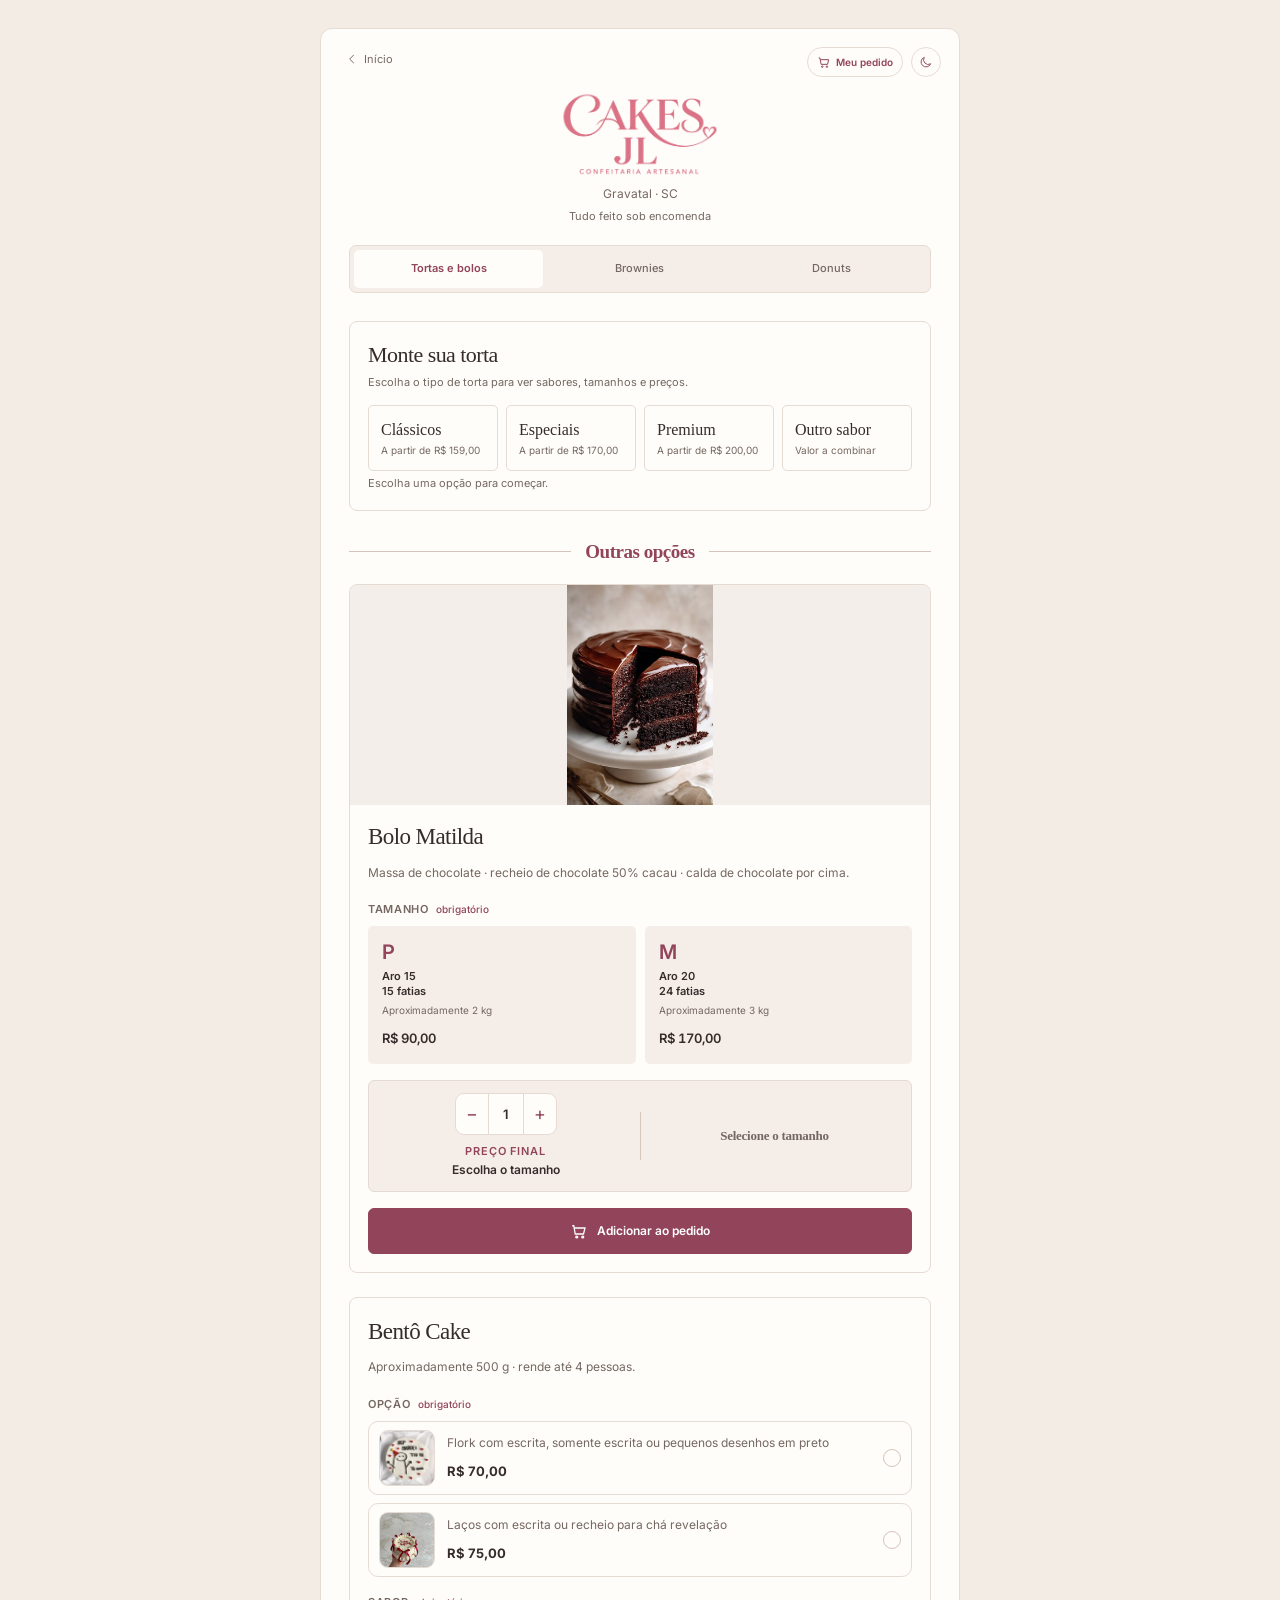
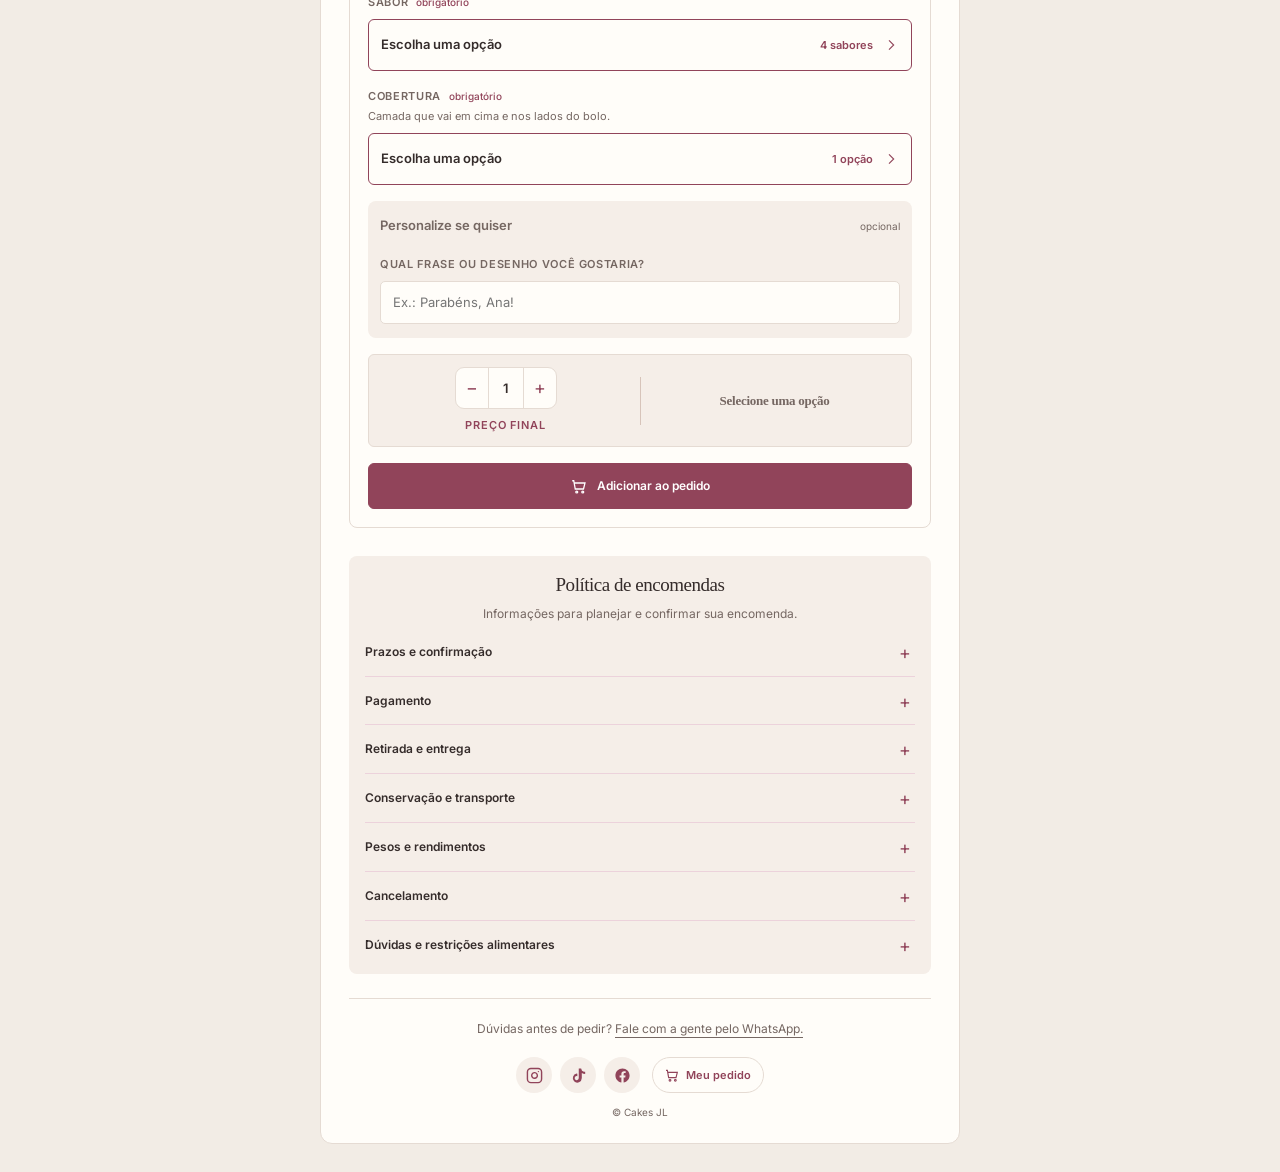
<file: tortas/index.html>
<!DOCTYPE html>
<html lang="pt-BR">
  <head>
    <meta charset="UTF-8">
    <meta name="viewport" content="width=device-width, initial-scale=1">
    <title>Tortas e bolos sob encomenda | Cakes JL</title>
    <meta
      name="description"
      content="Sabores, tamanhos, preços, Matilda, Bentô Cake e decorações da Cakes JL. Tortas e bolos artesanais sob encomenda em Gravatal, SC."
    >
    <meta name="theme-color" content="#f2ece5">
    <link rel="canonical" href="https://www.cakesjlconfeitaria.com.br/tortas/">
    <meta property="og:type" content="website">
    <meta property="og:locale" content="pt_BR">
    <meta property="og:site_name" content="Cakes JL">
    <meta property="og:title" content="Tortas e bolos sob encomenda | Cakes JL">
    <meta
      property="og:description"
      content="Sabores, tamanhos, preços, Matilda, Bentô Cake e decorações da Cakes JL. Tortas e bolos artesanais sob encomenda em Gravatal, SC."
    >
    <meta property="og:url" content="https://www.cakesjlconfeitaria.com.br/tortas/">
    <meta property="og:image" content="https://www.cakesjlconfeitaria.com.br/logo.png">
    <meta property="og:image:alt" content="Cakes JL Confeitaria Artesanal">
    <link rel="prefetch" href="../index.html">
    <link rel="prefetch" href="../brownies/index.html">
    <link rel="prefetch" href="../donuts/index.html">
    <link rel="prefetch" href="../pedido/index.html">
    <link rel="icon" href="../assets/favicon.svg" type="image/svg+xml">
    <link rel="preconnect" href="https://fonts.googleapis.com">
    <link rel="preconnect" href="https://fonts.gstatic.com" crossorigin>
    <script src="../assets/site.js?v=8"></script>
    <link rel="stylesheet" href="../assets/site.css?v=41">
    <script src="../assets/pedido.js?v=40" defer></script>
  </head>
  <body class="product-page">
    <a class="skip-link" href="#conteudo">Pular para o conteúdo</a>
    <div class="panel product-panel">
      <a class="back" href="../index.html">
        <svg
          viewBox="0 0 24 24"
          fill="none"
          stroke="currentColor"
          stroke-width="1.7"
          aria-hidden="true"
        >
          <path d="m15 5-7 7 7 7"/>
        </svg>Início</a>
      <button
        class="theme-toggle"
        type="button"
        data-theme-toggle
        aria-label="Ativar tema escuro"
        aria-pressed="false"
      >
        <svg
          class="moon"
          viewBox="0 0 24 24"
          fill="none"
          stroke="currentColor"
          stroke-width="1.6"
          aria-hidden="true"
        >
          <path d="M20 15a8 8 0 0 1-11-11 8.5 8.5 0 1 0 11 11Z"/>
        </svg>
        <svg
          class="sun"
          viewBox="0 0 24 24"
          fill="none"
          stroke="currentColor"
          stroke-width="1.6"
          aria-hidden="true"
        >
          <circle cx="12" cy="12" r="4"/>
          <path d="M12 2v2m0 16v2M2 12h2m16 0h2M5 5l1.5 1.5m11 11L19 19M5 19l1.5-1.5m11-11L19 5"/>
        </svg>
      </button>
      <a class="cart-link" href="../pedido/index.html" data-n="0">
        <svg
          viewBox="0 0 24 24"
          fill="none"
          stroke="currentColor"
          stroke-width="1.7"
          aria-hidden="true"
        >
          <path d="M3 5h2l2 11h11l2-8H6"/>
          <circle cx="9" cy="20" r="1.3"/>
          <circle cx="17" cy="20" r="1.3"/>
        </svg>
        <span>Meu pedido</span><span class="cart-link-n" data-pedido-contador>0</span>
      </a>
      <header class="identity">
        <a class="brand" href="../index.html" aria-label="Cakes JL — início"><img src="../logo.png" width="1422" height="791" alt="Cakes JL Confeitaria Artesanal">
        </a>
        <p class="location">Gravatal · SC</p>
        <p class="order-note">Tudo feito sob encomenda</p>
      </header>
      <nav class="category-nav" aria-label="Categorias">
        <a href="../tortas/index.html" aria-current="page">Tortas e bolos</a>
        <a href="../brownies/index.html">Brownies</a>
        <a href="../donuts/index.html">Donuts</a>
      </nav>

      <main id="conteudo">
        <h1 class="sr-only">Tortas e bolos</h1>
        <section class="section" id="tortas">
          <h2 class="sr-only">Tortas</h2>
          <div class="torta-builder" data-torta-builder>
            <div class="torta-builder-start js-only">
              <h2>Monte sua torta</h2>
              <p>Escolha o tipo de torta para ver sabores, tamanhos e preços.</p>
              <div class="torta-line-options" role="group" aria-label="Tipo de torta">
                <button type="button" class="torta-line-option" data-torta-target="torta-classicos" aria-controls="torta-classicos" aria-pressed="false"><strong>Clássicos</strong><small>A partir de R$ 159,00</small></button>
                <button type="button" class="torta-line-option" data-torta-target="torta-especiais" aria-controls="torta-especiais" aria-pressed="false"><strong>Especiais</strong><small>A partir de R$ 170,00</small></button>
                <button type="button" class="torta-line-option" data-torta-target="torta-premium" aria-controls="torta-premium" aria-pressed="false"><strong>Premium</strong><small>A partir de R$ 200,00</small></button>
                <button type="button" class="torta-line-option" data-torta-target="torta-outro" aria-controls="torta-outro" aria-pressed="false"><strong>Outro sabor</strong><small>Valor a combinar</small></button>
              </div>
              <p class="torta-builder-hint" data-torta-hint aria-live="polite">Escolha uma opção para começar.</p>
            </div>
            <div class="flavor-grid">
            <article class="flavor-card" id="torta-classicos" aria-labelledby="linha-tc">
              <header class="flavor-top">
                <h3 id="linha-tc">Clássicos</h3>
              </header>
              <form
                class="order-form"
                data-produto="torta"
                data-linha="Clássicos"
                aria-label="Montar torta da linha Clássicos e adicionar ao pedido"
              >
                <div class="field flavor-field">
                  <span class="field-label">Sabor <em class="req">obrigatório</em></span>
                  <div class="choice-grid flavors">
                    <label><input
                        type="radio"
                        name="sabor"
                        value="Brigadeiro ao leite"
                        data-cobertura="Chocolate 50% cacau"
                      ><span>Brigadeiro ao leite<small>Massa branca · recheio de brigadeiro ao leite</small></span>
                    </label>
                    <label><input
                        type="radio"
                        name="sabor"
                        value="Dois amores"
                        data-cobertura="Chocolate 50% cacau|Ninho"
                      ><span>Dois amores<small>Massa branca ou de chocolate · recheio de chocolate 50% cacau e ninho</small></span>
                    </label>
                    <label><input type="radio" name="sabor" value="Beijinho" data-cobertura=""><span>Beijinho<small>Massa branca · recheio de coco</small></span>
                    </label>
                    <label><input type="radio" name="sabor" value="Ninho" data-cobertura="Ninho"><span>Ninho<small>Massa branca · recheio de ninho</small></span>
                    </label>
                    <label><input type="radio" name="sabor" value="Prestígio" data-cobertura=""><span>Prestígio<small>Massa de chocolate · recheio de coco</small></span>
                    </label>
                  </div>
                </div>
                <div
                  class="field"
                  data-campo="massa"
                  data-para="Dois amores"
                  data-formato="Dois amores, massa {v}"
                  hidden
                >
                  <span class="field-label">Escolha a massa</span>
                  <div class="choice-grid two">
                    <label><input type="radio" name="massa" value="branca"><span>Branca</span>
                    </label>
                    <label><input type="radio" name="massa" value="de chocolate"><span>Chocolate</span>
                    </label>
                  </div>
                </div>
                <div class="field">
                  <span class="field-label">Tamanho <em class="req">obrigatório</em></span>
                  <div class="size-grid">
                    <label class="size-card"><input type="radio" name="tamanho" value="P"><span class="size-symbol">P</span><span class="size-info">Aro 15<br>15 fatias</span><span class="size-weight">1,0 a 1,5 kg</span><span class="size-price">R$ 159,00</span>
                    </label>
                    <label class="size-card"><input type="radio" name="tamanho" value="M"><span class="size-symbol">M</span><span class="size-info">Aro 20<br>24 fatias</span><span class="size-weight">2,5 a 3,0 kg</span><span class="size-price">R$ 230,00</span>
                    </label>
                    <label class="size-card"><input type="radio" name="tamanho" value="G"><span class="size-symbol">G</span><span class="size-info">Aro 25<br>40 fatias</span><span class="size-weight">3,5 a 4,0 kg</span><span class="size-price">R$ 320,00</span>
                    </label>
                  </div>
                </div>
                <div class="field js-only cobertura-field" data-cobertura-campo>
                  <span class="field-label">Cobertura <em class="req">obrigatório</em>
                  </span>
                  <small class="field-hint" data-cobertura-dica>Camada que vai em cima e nos lados da torta.</small>
                  <div class="choice-grid" data-cobertura-opcoes>
                  </div>
                  <small class="field-error" data-cobertura-erro hidden>Escolha a cobertura.</small>
                </div>
                <div class="optional-group js-only" role="group" aria-label="Personalize se quiser, opcional">
                  <div class="optional-heading"><strong>Personalize se quiser</strong><span>opcional</span></div>
                  <div class="field js-only addons-field">
                    <span class="field-label">Adicionais e decoração
                    </span>
                    <button
                      type="button"
                      class="addons-trigger"
                      data-addons-open
                      aria-haspopup="dialog"
                    ><span class="addons-summary" data-addons-summary><strong>Nenhum adicional escolhido</strong><small>Veja as 13 opções com foto</small></span><span class="addons-action" data-addons-action>Ver opções</span>
                      <svg
                        viewBox="0 0 24 24"
                        fill="none"
                        stroke="currentColor"
                        stroke-width="1.7"
                        aria-hidden="true"
                      >
                        <path d="m9 5 7 7-7 7"/>
                      </svg>
                    </button>
                  </div>
                  <div class="field js-only">
                    <label for="tc-deco">Como você imagina sua torta?
                    </label>
                    <textarea
                      id="tc-deco"
                      name="decoracao"
                      maxlength="300"
                      placeholder="Tema, cores, frase no topo ou outros detalhes"
                    ></textarea>
                  </div>
                </div>
                <div class="price-panel js-only">
                  <div class="qty-row">
                    <div class="qty">
                      <button type="button" data-menos aria-label="Diminuir quantidade">−</button>
                      <input
                        type="number"
                        id="tc-qtd"
                        name="qtd"
                        value="1"
                        min="1"
                        max="99"
                        inputmode="numeric"
                        aria-label="Quantidade"
                      >
                      <button type="button" data-mais aria-label="Aumentar quantidade">+</button>
                    </div>
                  </div>
                  <div class="final-price" data-previa>
                    <span class="final-price-text"><span class="final-price-label">Preço final</span><small class="final-price-detail" data-previa-detalhe></small>
                    </span>
                    <strong class="final-price-value" data-previa-valor>
                    </strong>
                  </div>
                </div>
                <button class="button js-only" type="submit">
                  <svg
                    viewBox="0 0 24 24"
                    fill="none"
                    stroke="currentColor"
                    stroke-width="1.7"
                    aria-hidden="true"
                  >
                    <path d="M3 5h2l2 11h11l2-8H6"/>
                    <circle cx="9" cy="20" r="1.3"/>
                    <circle cx="17" cy="20" r="1.3"/>
                  </svg>Adicionar ao pedido</button>
              </form>
              <noscript><a
                  class="button "
                  href="https://wa.me/5548999442988?text=Ol%C3%A1%21%20Estou%20no%20site%20da%20Cakes%20JL%20e%20gostaria%20de%20encomendar%20uma%20torta%20ou%20bolo.%20Podemos%20conversar%20sobre%20data%2C%20tamanho%2C%20sabor%20e%20decora%C3%A7%C3%A3o%3F"
                  target="_blank"
                  rel="noopener noreferrer"
                >
                  <svg
                    viewBox="0 0 24 24"
                    fill="none"
                    stroke="currentColor"
                    stroke-width="1.6"
                    aria-hidden="true"
                  >
                    <path d="M20 11.6a8 8 0 0 1-11.8 7L4 20l1.3-4.2A8 8 0 1 1 20 11.6Z"/>
                    <path d="M9 8c-2 1 2 7 5 6l1-2-2-1-1 1-2-2 1-1-1-2Z"/>
                  </svg>Encomendar pelo WhatsApp</a>
                <p class="nojs-note">Seu navegador está sem JavaScript. Para encomendar, fale com a gente pelo WhatsApp.</p>
              </noscript>
            </article>
            <article class="flavor-card" id="torta-especiais" aria-labelledby="linha-te">
              <header class="flavor-top">
                <h3 id="linha-te">Especiais</h3>
              </header>
              <form
                class="order-form"
                data-produto="torta"
                data-linha="Especiais"
                aria-label="Montar torta da linha Especiais e adicionar ao pedido"
              >
                <div class="field flavor-field">
                  <span class="field-label">Sabor <em class="req">obrigatório</em></span>
                  <div class="choice-grid flavors">
                    <label><input
                        type="radio"
                        name="sabor"
                        value="Abacaxi com coco"
                        data-cobertura=""
                      ><span>Abacaxi com coco<small>Massa branca · recheio de abacaxi com coco</small></span>
                    </label>
                    <label><input type="radio" name="sabor" value="Quatro leites" data-cobertura=""><span>Quatro leites<small>Massa branca · recheio de quatro leites</small></span>
                    </label>
                    <label><input
                        type="radio"
                        name="sabor"
                        value="Maracujá com brigadeiro"
                        data-cobertura="Chocolate 50% cacau"
                      ><span>Maracujá com brigadeiro<small>Massa de chocolate · recheio de maracujá e brigadeiro de chocolate 50% cacau</small></span>
                    </label>
                    <label><input type="radio" name="sabor" value="Morangos" data-cobertura="creme"><span>Morangos<small>Massa branca · morangos com brigadeiro, ninho, quatro leites ou nata</small></span>
                    </label>
                  </div>
                </div>
                <div
                  class="field"
                  data-campo="morangos"
                  data-para="Morangos"
                  data-formato="Morangos com {v}"
                  hidden
                >
                  <span class="field-label">Morangos com <em class="req">obrigatório</em></span>
                  <div class="choice-grid flavors">
                    <label><input
                        type="radio"
                        name="morangos"
                        value="brigadeiro"
                        data-cobertura="Chocolate 50% cacau"
                      ><span>brigadeiro</span>
                    </label>
                    <label><input type="radio" name="morangos" value="ninho" data-cobertura="Ninho"><span>ninho</span>
                    </label>
                    <label><input type="radio" name="morangos" value="quatro leites" data-cobertura=""><span>quatro leites</span>
                    </label>
                    <label><input type="radio" name="morangos" value="nata" data-cobertura=""><span>nata</span>
                    </label>
                  </div>
                </div>
                <div class="field">
                  <span class="field-label">Tamanho <em class="req">obrigatório</em></span>
                  <div class="size-grid">
                    <label class="size-card"><input type="radio" name="tamanho" value="P"><span class="size-symbol">P</span><span class="size-info">Aro 15<br>15 fatias</span><span class="size-weight">1,0 a 1,5 kg</span><span class="size-price">R$ 170,00</span>
                    </label>
                    <label class="size-card"><input type="radio" name="tamanho" value="M"><span class="size-symbol">M</span><span class="size-info">Aro 20<br>24 fatias</span><span class="size-weight">2,5 a 3,0 kg</span><span class="size-price">R$ 270,00</span>
                    </label>
                    <label class="size-card"><input type="radio" name="tamanho" value="G"><span class="size-symbol">G</span><span class="size-info">Aro 25<br>40 fatias</span><span class="size-weight">3,5 a 4,0 kg</span><span class="size-price">R$ 360,00</span>
                    </label>
                  </div>
                </div>
                <div class="field js-only cobertura-field" data-cobertura-campo>
                  <span class="field-label">Cobertura <em class="req">obrigatório</em>
                  </span>
                  <small class="field-hint" data-cobertura-dica>Camada que vai em cima e nos lados da torta.</small>
                  <div class="choice-grid" data-cobertura-opcoes>
                  </div>
                  <small class="field-error" data-cobertura-erro hidden>Escolha a cobertura.</small>
                </div>
                <div class="optional-group js-only" role="group" aria-label="Personalize se quiser, opcional">
                  <div class="optional-heading"><strong>Personalize se quiser</strong><span>opcional</span></div>
                  <div class="field js-only addons-field">
                    <span class="field-label">Adicionais e decoração
                    </span>
                    <button
                      type="button"
                      class="addons-trigger"
                      data-addons-open
                      aria-haspopup="dialog"
                    ><span class="addons-summary" data-addons-summary><strong>Nenhum adicional escolhido</strong><small>Veja as 13 opções com foto</small></span><span class="addons-action" data-addons-action>Ver opções</span>
                      <svg
                        viewBox="0 0 24 24"
                        fill="none"
                        stroke="currentColor"
                        stroke-width="1.7"
                        aria-hidden="true"
                      >
                        <path d="m9 5 7 7-7 7"/>
                      </svg>
                    </button>
                  </div>
                  <div class="field js-only">
                    <label for="te-deco">Como você imagina sua torta?
                    </label>
                    <textarea
                      id="te-deco"
                      name="decoracao"
                      maxlength="300"
                      placeholder="Tema, cores, frase no topo ou outros detalhes"
                    ></textarea>
                  </div>
                </div>
                <div class="price-panel js-only">
                  <div class="qty-row">
                    <div class="qty">
                      <button type="button" data-menos aria-label="Diminuir quantidade">−</button>
                      <input
                        type="number"
                        id="te-qtd"
                        name="qtd"
                        value="1"
                        min="1"
                        max="99"
                        inputmode="numeric"
                        aria-label="Quantidade"
                      >
                      <button type="button" data-mais aria-label="Aumentar quantidade">+</button>
                    </div>
                  </div>
                  <div class="final-price" data-previa>
                    <span class="final-price-text"><span class="final-price-label">Preço final</span><small class="final-price-detail" data-previa-detalhe></small>
                    </span>
                    <strong class="final-price-value" data-previa-valor>
                    </strong>
                  </div>
                </div>
                <button class="button js-only" type="submit">
                  <svg
                    viewBox="0 0 24 24"
                    fill="none"
                    stroke="currentColor"
                    stroke-width="1.7"
                    aria-hidden="true"
                  >
                    <path d="M3 5h2l2 11h11l2-8H6"/>
                    <circle cx="9" cy="20" r="1.3"/>
                    <circle cx="17" cy="20" r="1.3"/>
                  </svg>Adicionar ao pedido</button>
              </form>
              <noscript><a
                  class="button "
                  href="https://wa.me/5548999442988?text=Ol%C3%A1%21%20Estou%20no%20site%20da%20Cakes%20JL%20e%20gostaria%20de%20encomendar%20uma%20torta%20ou%20bolo.%20Podemos%20conversar%20sobre%20data%2C%20tamanho%2C%20sabor%20e%20decora%C3%A7%C3%A3o%3F"
                  target="_blank"
                  rel="noopener noreferrer"
                >
                  <svg
                    viewBox="0 0 24 24"
                    fill="none"
                    stroke="currentColor"
                    stroke-width="1.6"
                    aria-hidden="true"
                  >
                    <path d="M20 11.6a8 8 0 0 1-11.8 7L4 20l1.3-4.2A8 8 0 1 1 20 11.6Z"/>
                    <path d="M9 8c-2 1 2 7 5 6l1-2-2-1-1 1-2-2 1-1-1-2Z"/>
                  </svg>Encomendar pelo WhatsApp</a>
                <p class="nojs-note">Seu navegador está sem JavaScript. Para encomendar, fale com a gente pelo WhatsApp.</p>
              </noscript>
            </article>
            <article class="flavor-card" id="torta-premium" aria-labelledby="linha-tp">
              <header class="flavor-top">
                <h3 id="linha-tp">Premium</h3>
              </header>
              <form
                class="order-form"
                data-produto="torta"
                data-linha="Premium"
                aria-label="Montar torta da linha Premium e adicionar ao pedido"
              >
                <div class="field flavor-field">
                  <span class="field-label">Sabor <em class="req">obrigatório</em></span>
                  <div class="choice-grid flavors">
                    <label><input
                        type="radio"
                        name="sabor"
                        value="Kinder Bueno"
                        data-cobertura="Chocolate 50% cacau"
                      ><span>Kinder Bueno<small>Massa de chocolate · recheio de chocolate branco, chocolate 50% cacau e pedaços de Kinder</small></span>
                    </label>
                    <label><input type="radio" name="sabor" value="Red Velvet" data-cobertura=""><span>Red Velvet<small>Massa vermelha · recheio de chocolate branco com cream cheese</small></span>
                    </label>
                    <label><input type="radio" name="sabor" value="Laka" data-cobertura=""><span>Laka<small>Massa branca · recheio de Laka</small></span>
                    </label>
                    <label><input
                        type="radio"
                        name="sabor"
                        value="Ninho com geleia de morango"
                        data-cobertura="Ninho"
                      ><span>Ninho com geleia de morango<small>Massa branca · recheio de ninho e geleia de morango</small></span>
                    </label>
                    <label><input
                        type="radio"
                        name="sabor"
                        value="Ninho com Nutella"
                        data-cobertura="Ninho"
                      ><span>Ninho com Nutella<small>Massa branca · recheio de ninho com Nutella</small></span>
                    </label>
                    <label><input type="radio" name="sabor" value="Pistache" data-cobertura=""><span>Pistache<small>Massa branca · recheio de pistache</small></span>
                    </label>
                    <label><input
                        type="radio"
                        name="sabor"
                        value="Ouro Branco"
                        data-cobertura="Chocolate 50% cacau"
                      ><span>Ouro Branco<small>Massa branca · recheio de chocolate branco, chocolate 50% cacau e pedaços de Ouro Branco</small></span>
                    </label>
                    <label><input type="radio" name="sabor" value="Sonho de Valsa" data-cobertura=""><span>Sonho de Valsa<small>Massa branca · recheio de chocolate branco com pedaços de Sonho de Valsa</small></span>
                    </label>
                  </div>
                </div>
                <div class="field">
                  <span class="field-label">Tamanho <em class="req">obrigatório</em></span>
                  <div class="size-grid">
                    <label class="size-card"><input type="radio" name="tamanho" value="P"><span class="size-symbol">P</span><span class="size-info">Aro 15<br>15 fatias</span><span class="size-weight">1,0 a 1,5 kg</span><span class="size-price">R$ 200,00</span>
                    </label>
                    <label class="size-card"><input type="radio" name="tamanho" value="M"><span class="size-symbol">M</span><span class="size-info">Aro 20<br>24 fatias</span><span class="size-weight">2,5 a 3,0 kg</span><span class="size-price">R$ 300,00</span>
                    </label>
                    <label class="size-card"><input type="radio" name="tamanho" value="G"><span class="size-symbol">G</span><span class="size-info">Aro 25<br>40 fatias</span><span class="size-weight">3,5 a 4,0 kg</span><span class="size-price">R$ 420,00</span>
                    </label>
                  </div>
                </div>
                <div class="field js-only cobertura-field" data-cobertura-campo>
                  <span class="field-label">Cobertura <em class="req">obrigatório</em>
                  </span>
                  <small class="field-hint" data-cobertura-dica>Camada que vai em cima e nos lados da torta.</small>
                  <div class="choice-grid" data-cobertura-opcoes>
                  </div>
                  <small class="field-error" data-cobertura-erro hidden>Escolha a cobertura.</small>
                </div>
                <div class="optional-group js-only" role="group" aria-label="Personalize se quiser, opcional">
                  <div class="optional-heading"><strong>Personalize se quiser</strong><span>opcional</span></div>
                  <div class="field js-only addons-field">
                    <span class="field-label">Adicionais e decoração
                    </span>
                    <button
                      type="button"
                      class="addons-trigger"
                      data-addons-open
                      aria-haspopup="dialog"
                    ><span class="addons-summary" data-addons-summary><strong>Nenhum adicional escolhido</strong><small>Veja as 13 opções com foto</small></span><span class="addons-action" data-addons-action>Ver opções</span>
                      <svg
                        viewBox="0 0 24 24"
                        fill="none"
                        stroke="currentColor"
                        stroke-width="1.7"
                        aria-hidden="true"
                      >
                        <path d="m9 5 7 7-7 7"/>
                      </svg>
                    </button>
                  </div>
                  <div class="field js-only">
                    <label for="tp-deco">Como você imagina sua torta?
                    </label>
                    <textarea
                      id="tp-deco"
                      name="decoracao"
                      maxlength="300"
                      placeholder="Tema, cores, frase no topo ou outros detalhes"
                    ></textarea>
                  </div>
                </div>
                <div class="price-panel js-only">
                  <div class="qty-row">
                    <div class="qty">
                      <button type="button" data-menos aria-label="Diminuir quantidade">−</button>
                      <input
                        type="number"
                        id="tp-qtd"
                        name="qtd"
                        value="1"
                        min="1"
                        max="99"
                        inputmode="numeric"
                        aria-label="Quantidade"
                      >
                      <button type="button" data-mais aria-label="Aumentar quantidade">+</button>
                    </div>
                  </div>
                  <div class="final-price" data-previa>
                    <span class="final-price-text"><span class="final-price-label">Preço final</span><small class="final-price-detail" data-previa-detalhe></small>
                    </span>
                    <strong class="final-price-value" data-previa-valor>
                    </strong>
                  </div>
                </div>
                <button class="button js-only" type="submit">
                  <svg
                    viewBox="0 0 24 24"
                    fill="none"
                    stroke="currentColor"
                    stroke-width="1.7"
                    aria-hidden="true"
                  >
                    <path d="M3 5h2l2 11h11l2-8H6"/>
                    <circle cx="9" cy="20" r="1.3"/>
                    <circle cx="17" cy="20" r="1.3"/>
                  </svg>Adicionar ao pedido</button>
              </form>
              <noscript><a
                  class="button "
                  href="https://wa.me/5548999442988?text=Ol%C3%A1%21%20Estou%20no%20site%20da%20Cakes%20JL%20e%20gostaria%20de%20encomendar%20uma%20torta%20ou%20bolo.%20Podemos%20conversar%20sobre%20data%2C%20tamanho%2C%20sabor%20e%20decora%C3%A7%C3%A3o%3F"
                  target="_blank"
                  rel="noopener noreferrer"
                >
                  <svg
                    viewBox="0 0 24 24"
                    fill="none"
                    stroke="currentColor"
                    stroke-width="1.6"
                    aria-hidden="true"
                  >
                    <path d="M20 11.6a8 8 0 0 1-11.8 7L4 20l1.3-4.2A8 8 0 1 1 20 11.6Z"/>
                    <path d="M9 8c-2 1 2 7 5 6l1-2-2-1-1 1-2-2 1-1-1-2Z"/>
                  </svg>Encomendar pelo WhatsApp</a>
                <p class="nojs-note">Seu navegador está sem JavaScript. Para encomendar, fale com a gente pelo WhatsApp.</p>
              </noscript>
            </article>
            <article class="flavor-card flavor-card-other" id="torta-outro" aria-labelledby="linha-outro">
              <header class="flavor-top">
                <h3 id="linha-outro">Outro sabor ou combinação</h3>
                <p>Não encontrou o sabor que procura? Conte a combinação que você imagina ou <a
                    href="https://wa.me/5548999442988?text=Ol%C3%A1%21%20Estou%20no%20site%20da%20Cakes%20JL%20e%20gostaria%20de%20conversar%20sobre%20uma%20combina%C3%A7%C3%A3o%20de%20sabores%20para%20a%20minha%20torta."
                    target="_blank"
                    rel="noopener noreferrer"
                  >fale com a gente pelo WhatsApp</a>. A disponibilidade e o valor serão confirmados na conversa.</p>
              </header>
              <form
                class="order-form"
                data-produto="torta"
                data-linha=""
                aria-label="Montar torta com outro sabor e adicionar ao pedido"
              >
                <div class="field js-only">
                  <label for="to-outro">Qual sabor ou combinação?</label>
                  <input
                    type="text"
                    id="to-outro"
                    name="outro"
                    maxlength="120"
                    placeholder="Conte o sabor ou a combinação que você gostaria"
                  >
                </div>
                <div class="field">
                  <span class="field-label">Tamanho <em class="req">obrigatório</em></span>
                  <div class="size-grid">
                    <label class="size-card"><input type="radio" name="tamanho" value="P"><span class="size-symbol">P</span><span class="size-info">Aro 15<br>15 fatias</span><span class="size-weight">1,0 a 1,5 kg</span><span class="size-price size-price-open">a combinar</span>
                    </label>
                    <label class="size-card"><input type="radio" name="tamanho" value="M"><span class="size-symbol">M</span><span class="size-info">Aro 20<br>24 fatias</span><span class="size-weight">2,5 a 3,0 kg</span><span class="size-price size-price-open">a combinar</span>
                    </label>
                    <label class="size-card"><input type="radio" name="tamanho" value="G"><span class="size-symbol">G</span><span class="size-info">Aro 25<br>40 fatias</span><span class="size-weight">3,5 a 4,0 kg</span><span class="size-price size-price-open">a combinar</span>
                    </label>
                  </div>
                </div>
                <div
                  class="field js-only cobertura-field"
                  data-cobertura-campo
                  data-cobertura-outro="Recheio"
                >
                  <span class="field-label">Cobertura <em class="req">obrigatório</em>
                  </span>
                  <small class="field-hint" data-cobertura-dica>Camada que vai em cima e nos lados da torta.</small>
                  <div class="choice-grid" data-cobertura-opcoes>
                  </div>
                  <small class="field-error" data-cobertura-erro hidden>Escolha a cobertura.</small>
                </div>
                <div class="optional-group js-only" role="group" aria-label="Personalize se quiser, opcional">
                  <div class="optional-heading"><strong>Personalize se quiser</strong><span>opcional</span></div>
                  <div class="field js-only addons-field">
                    <span class="field-label">Adicionais e decoração
                    </span>
                    <button
                      type="button"
                      class="addons-trigger"
                      data-addons-open
                      aria-haspopup="dialog"
                    ><span class="addons-summary" data-addons-summary><strong>Nenhum adicional escolhido</strong><small>Veja as 13 opções com foto</small></span><span class="addons-action" data-addons-action>Ver opções</span>
                      <svg
                        viewBox="0 0 24 24"
                        fill="none"
                        stroke="currentColor"
                        stroke-width="1.7"
                        aria-hidden="true"
                      >
                        <path d="m9 5 7 7-7 7"/>
                      </svg>
                    </button>
                  </div>
                  <div class="field js-only">
                    <label for="to-deco">Como você imagina sua torta?
                    </label>
                    <textarea
                      id="to-deco"
                      name="decoracao"
                      maxlength="300"
                      placeholder="Tema, cores, frase no topo ou outros detalhes"
                    ></textarea>
                  </div>
                </div>
                <div class="price-panel js-only">
                  <div class="qty-row">
                    <div class="qty">
                      <button type="button" data-menos aria-label="Diminuir quantidade">−</button>
                      <input
                        type="number"
                        id="to-qtd"
                        name="qtd"
                        value="1"
                        min="1"
                        max="99"
                        inputmode="numeric"
                        aria-label="Quantidade"
                      >
                      <button type="button" data-mais aria-label="Aumentar quantidade">+</button>
                    </div>
                  </div>
                  <div class="final-price" data-previa>
                    <span class="final-price-text"><span class="final-price-label">Preço final</span><small class="final-price-detail" data-previa-detalhe></small>
                    </span>
                    <strong class="final-price-value" data-previa-valor>
                    </strong>
                  </div>
                </div>
                <button class="button js-only" type="submit">
                  <svg
                    viewBox="0 0 24 24"
                    fill="none"
                    stroke="currentColor"
                    stroke-width="1.7"
                    aria-hidden="true"
                  >
                    <path d="M3 5h2l2 11h11l2-8H6"/>
                    <circle cx="9" cy="20" r="1.3"/>
                    <circle cx="17" cy="20" r="1.3"/>
                  </svg>Adicionar ao pedido</button>
              </form>
              <noscript><a
                  class="button "
                  href="https://wa.me/5548999442988?text=Ol%C3%A1%21%20Estou%20no%20site%20da%20Cakes%20JL%20e%20gostaria%20de%20encomendar%20uma%20torta%20ou%20bolo.%20Podemos%20conversar%20sobre%20data%2C%20tamanho%2C%20sabor%20e%20decora%C3%A7%C3%A3o%3F"
                  target="_blank"
                  rel="noopener noreferrer"
                >
                  <svg
                    viewBox="0 0 24 24"
                    fill="none"
                    stroke="currentColor"
                    stroke-width="1.6"
                    aria-hidden="true"
                  >
                    <path d="M20 11.6a8 8 0 0 1-11.8 7L4 20l1.3-4.2A8 8 0 1 1 20 11.6Z"/>
                    <path d="M9 8c-2 1 2 7 5 6l1-2-2-1-1 1-2-2 1-1-1-2Z"/>
                  </svg>Encomendar pelo WhatsApp</a>
                <p class="nojs-note">Seu navegador está sem JavaScript. Para encomendar, fale com a gente pelo WhatsApp.</p>
              </noscript>
            </article>
            </div>
          </div>
        </section>
        <section class="section" id="especiais">
          <header class="section-heading section-divider">
            <h2>Outras opções</h2>
          </header>
          <div class="special-grid">
            <article class="special-card has-carousel" aria-labelledby="matilda-titulo">
              <div
                class="carousel"
                data-photos="Bolo Matilda"
                data-hide-desc
                data-price="P R$ 90,00 · M R$ 170,00"
                role="group"
                aria-roledescription="carrossel"
                aria-label="Fotos de Bolo Matilda"
              >
                <div class="carousel-track" data-carousel-track>
                  <a class="slide" href="matilda-1.1.jpg"><img
                      src="matilda-1.1.jpg"
                      alt="Bolo Matilda cortado, mostrando as camadas de chocolate"
                      width="516"
                      height="773"
                      loading="lazy"
                      decoding="async"
                    >
                  </a>
                </div>
              </div>
              <h3 id="matilda-titulo">Bolo Matilda</h3>
              <p>Massa de chocolate · recheio de chocolate 50% cacau · calda de chocolate por cima.</p>
              <p class="price nojs-only">P R$ 90,00 · M R$ 170,00</p>
              <form
                class="order-form"
                data-produto="matilda"
                aria-label="Adicionar Bolo Matilda ao pedido"
              >
                <div class="field">
                  <span class="field-label">Tamanho <em class="req">obrigatório</em></span>
                  <div class="size-grid matilda-size-grid">
                    <label class="size-card"><input type="radio" name="tamanho" value="P"><span class="size-symbol">P</span><span class="size-info">Aro 15<br>15 fatias</span><span class="size-weight">Aproximadamente 2 kg</span><span class="size-price">R$ 90,00</span>
                    </label>
                    <label class="size-card"><input type="radio" name="tamanho" value="M"><span class="size-symbol">M</span><span class="size-info">Aro 20<br>24 fatias</span><span class="size-weight">Aproximadamente 3 kg</span><span class="size-price">R$ 170,00</span>
                    </label>
                  </div>
                </div>
                <div class="price-panel js-only">
                  <div class="qty-row">
                    <div class="qty">
                      <button type="button" data-menos aria-label="Diminuir quantidade">−</button>
                      <input
                        type="number"
                        id="mt-qtd"
                        name="qtd"
                        value="1"
                        min="1"
                        max="99"
                        inputmode="numeric"
                        aria-label="Quantidade"
                      >
                      <button type="button" data-mais aria-label="Aumentar quantidade">+</button>
                    </div>
                  </div>
                  <div class="final-price" data-previa>
                    <span class="final-price-text"><span class="final-price-label">Preço final</span><small class="final-price-detail" data-previa-detalhe></small>
                    </span>
                    <strong class="final-price-value" data-previa-valor>
                    </strong>
                  </div>
                </div>
                <button class="button js-only" type="submit">
                  <svg
                    viewBox="0 0 24 24"
                    fill="none"
                    stroke="currentColor"
                    stroke-width="1.7"
                    aria-hidden="true"
                  >
                    <path d="M3 5h2l2 11h11l2-8H6"/>
                    <circle cx="9" cy="20" r="1.3"/>
                    <circle cx="17" cy="20" r="1.3"/>
                  </svg>Adicionar ao pedido</button>
              </form>
              <noscript><a
                  class="button "
                  href="https://wa.me/5548999442988?text=Ol%C3%A1%21%20Estou%20no%20site%20da%20Cakes%20JL%20e%20gostaria%20de%20encomendar%20o%20Bolo%20Matilda%20tamanho%20P%20de%20R%24%2090%2C00.%20Podemos%20combinar%20a%20data%20de%20retirada%3F"
                  target="_blank"
                  rel="noopener noreferrer"
                >Encomendar Matilda P pelo WhatsApp</a>
                <a
                  class="button "
                  href="https://wa.me/5548999442988?text=Ol%C3%A1%21%20Estou%20no%20site%20da%20Cakes%20JL%20e%20gostaria%20de%20encomendar%20o%20Bolo%20Matilda%20tamanho%20M%20de%20R%24%20170%2C00.%20Podemos%20combinar%20a%20data%20de%20retirada%3F"
                  target="_blank"
                  rel="noopener noreferrer"
                >Encomendar Matilda M pelo WhatsApp</a>
                <p class="nojs-note">Seu navegador está sem JavaScript. Para encomendar, fale com a gente pelo WhatsApp.</p>
              </noscript>
            </article>
            <article class="special-card" data-photos="Bentô Cake" aria-labelledby="bento-titulo">
              <h3 id="bento-titulo">Bentô Cake</h3>
              <p>Aproximadamente 500 g · rende até 4 pessoas.</p>
              <form
                class="order-form"
                data-produto="bento"
                aria-label="Adicionar Bentô Cake ao pedido"
              >
                <div class="field">
                  <span class="field-label">Opção <em class="req">obrigatório</em></span>
                  <div class="bento-options">
                    <div class="bento-option">
                      <a
                        class="thumb thumb-sm"
                        href="bento-1.1.jpg"
                        data-price="R$ 70,00"
                        data-desc="Flork com escrita, somente escrita ou pequenos desenhos em preto"
                      ><img
                          src="bento-1.1.jpg"
                          alt="Bentô Cake com Flork e escrita"
                          width="442"
                          height="442"
                          loading="lazy"
                          decoding="async"
                        >
                      </a>
                      <label class="bento-pick"><input type="radio" name="opcao" value="flork"><span class="bento-text">Flork com escrita, somente escrita ou pequenos desenhos em preto</span><strong>R$ 70,00</strong><span class="pick-dot" aria-hidden="true"></span>
                      </label>
                    </div>
                    <div class="bento-option">
                      <a
                        class="thumb thumb-sm"
                        href="bento-2.1.jpg"
                        data-price="R$ 75,00"
                        data-desc="Laços com escrita ou recheio para chá revelação"
                      ><img
                          src="bento-2.1.jpg"
                          alt="Bentô Cake com laços e escrita"
                          width="663"
                          height="883"
                          loading="lazy"
                          decoding="async"
                        >
                      </a>
                      <label class="bento-pick"><input type="radio" name="opcao" value="lacos"><span class="bento-text">Laços com escrita ou recheio para chá revelação</span><strong>R$ 75,00</strong><span class="pick-dot" aria-hidden="true"></span>
                      </label>
                    </div>
                  </div>
                </div>
                <div class="field flavor-field">
                  <span class="field-label">Sabor <em class="req">obrigatório</em></span>
                  <div class="choice-grid flavors">
                    <label><input
                        type="radio"
                        name="sabor"
                        value="Brigadeiro ao leite"
                        data-cobertura=""
                      ><span>Brigadeiro ao leite<small>Massa branca · recheio de brigadeiro ao leite</small></span>
                    </label>
                    <label><input type="radio" name="sabor" value="Ninho" data-cobertura=""><span>Ninho<small>Massa branca · recheio de ninho</small></span>
                    </label>
                    <label><input type="radio" name="sabor" value="Beijinho" data-cobertura=""><span>Beijinho<small>Massa branca · recheio de coco</small></span>
                    </label>
                    <label><input
                        type="radio"
                        name="sabor"
                        value="Ninho com geleia de morango"
                        data-cobertura=""
                      ><span>Ninho com geleia de morango<small>Massa branca · recheio de ninho e geleia de morango · + R$ 7,00</small></span>
                    </label>
                  </div>
                </div>
                <div class="field js-only cobertura-field" data-cobertura-campo>
                  <span class="field-label">Cobertura <em class="req">obrigatório</em>
                  </span>
                  <small class="field-hint" data-cobertura-dica>Camada que vai em cima e nos lados do bolo.</small>
                  <div class="choice-grid" data-cobertura-opcoes>
                  </div>
                  <small class="field-error" data-cobertura-erro hidden>Escolha a cobertura.</small>
                </div>
                <div class="optional-group js-only" role="group" aria-label="Personalize se quiser, opcional">
                  <div class="optional-heading"><strong>Personalize se quiser</strong><span>opcional</span></div>
                  <div class="field js-only">
                    <label for="bt-escrita">Qual frase ou desenho você gostaria?
                    </label>
                    <input
                      type="text"
                      id="bt-escrita"
                      name="escrita"
                      maxlength="120"
                      placeholder="Ex.: Parabéns, Ana!"
                    >
                  </div>
                </div>
                <div class="price-panel js-only">
                  <div class="qty-row">
                    <div class="qty">
                      <button type="button" data-menos aria-label="Diminuir quantidade">−</button>
                      <input
                        type="number"
                        id="bt-qtd"
                        name="qtd"
                        value="1"
                        min="1"
                        max="99"
                        inputmode="numeric"
                        aria-label="Quantidade"
                      >
                      <button type="button" data-mais aria-label="Aumentar quantidade">+</button>
                    </div>
                  </div>
                  <div class="final-price" data-previa>
                    <span class="final-price-text"><span class="final-price-label">Preço final</span><small class="final-price-detail" data-previa-detalhe></small>
                    </span>
                    <strong class="final-price-value" data-previa-valor>
                    </strong>
                  </div>
                </div>
                <button class="button js-only" type="submit">
                  <svg
                    viewBox="0 0 24 24"
                    fill="none"
                    stroke="currentColor"
                    stroke-width="1.7"
                    aria-hidden="true"
                  >
                    <path d="M3 5h2l2 11h11l2-8H6"/>
                    <circle cx="9" cy="20" r="1.3"/>
                    <circle cx="17" cy="20" r="1.3"/>
                  </svg>Adicionar ao pedido</button>
              </form>
              <noscript><a
                  class="button "
                  href="https://wa.me/5548999442988?text=Ol%C3%A1%21%20Estou%20no%20site%20da%20Cakes%20JL%20e%20gostaria%20de%20encomendar%20um%20Bent%C3%B4%20Cake.%20Podemos%20conversar%20sobre%20sabor%2C%20decora%C3%A7%C3%A3o%20e%20data%3F"
                  target="_blank"
                  rel="noopener noreferrer"
                >
                  <svg
                    viewBox="0 0 24 24"
                    fill="none"
                    stroke="currentColor"
                    stroke-width="1.6"
                    aria-hidden="true"
                  >
                    <path d="M20 11.6a8 8 0 0 1-11.8 7L4 20l1.3-4.2A8 8 0 1 1 20 11.6Z"/>
                    <path d="M9 8c-2 1 2 7 5 6l1-2-2-1-1 1-2-2 1-1-1-2Z"/>
                  </svg>Encomendar pelo WhatsApp</a>
                <p class="nojs-note">Seu navegador está sem JavaScript. Para encomendar, fale com a gente pelo WhatsApp.</p>
              </noscript>
            </article>
          </div>
        </section>
        <section
          class="section addons-picker"
          id="adicionais"
          data-addons-picker
          data-photos="Adicionais e decoração"
          aria-labelledby="adicionais-titulo"
        >
          <div class="addons-box">
            <header class="addons-head">
              <div>
                <h2 id="adicionais-titulo">Adicionais e decoração</h2>
                <p>Escolha os adicionais que deseja para sua torta</p>
              </div>
              <button
                type="button"
                class="addons-close js-only"
                data-addons-close
                aria-label="Fechar"
              >
                <svg
                  viewBox="0 0 24 24"
                  fill="none"
                  stroke="currentColor"
                  stroke-width="1.8"
                  aria-hidden="true"
                >
                  <path d="M6 6l12 12M18 6 6 18"/>
                </svg>
              </button>
            </header>
            <div class="addons-list">
              <div class="addon addon-free">
                <a
                  class="thumb thumb-sm"
                  href="adicional-9.1.jpg"
                  data-title="Acetato com laço"
                  data-price="Grátis"
                ><img
                    src="adicional-9.1.jpg"
                    alt="Bolo com acetato e laço"
                    width="480"
                    height="640"
                    loading="lazy"
                    decoding="async"
                  >
                </a>
                <label class="addon-pick"><input type="checkbox" name="adicional" value="Acetato com laço" data-preco="0"><span class="addon-text"><strong>Acetato com laço</strong><small class="addon-free-badge">Grátis</small></span><span class="pick-box" aria-hidden="true"></span>
                </label>
              </div>
              <div class="addon">
                <a
                  class="thumb thumb-sm"
                  href="adicional-1.1.jpg"
                  data-title="Brigadeiros"
                  data-price="R$ 15,00"
                ><img
                    src="adicional-1.1.jpg"
                    alt="Bolo decorado com brigadeiros no topo"
                    width="680"
                    height="750"
                    loading="lazy"
                    decoding="async"
                  >
                </a>
                <label class="addon-pick"><input type="checkbox" name="adicional" value="Brigadeiros" data-preco="15"><span class="addon-text"><strong>Brigadeiros</strong><small>R$ 15,00</small></span><span class="pick-box" aria-hidden="true"></span>
                </label>
              </div>
              <div class="addon">
                <a
                  class="thumb thumb-sm"
                  href="adicional-13.1.jpg"
                  data-title="Frutas"
                  data-price="R$ 15,00"
                ><img
                    src="adicional-13.1.jpg"
                    alt="Bolo decorado com morangos no topo"
                    width="736"
                    height="981"
                    loading="lazy"
                    decoding="async"
                  >
                </a>
                <label class="addon-pick"><input type="checkbox" name="adicional" value="Frutas" data-preco="15"><span class="addon-text"><strong>Frutas</strong><small>R$ 15,00</small></span><span class="pick-box" aria-hidden="true"></span>
                </label>
              </div>
              <div class="addon">
                <a
                  class="thumb thumb-sm"
                  href="adicional-2.1.jpg"
                  data-title="Cobertura em ganache"
                  data-price="R$ 40,00"
                ><img
                    src="adicional-2.1.jpg"
                    alt="Bolo com cobertura em ganache escorrida"
                    width="368"
                    height="656"
                    loading="lazy"
                    decoding="async"
                  >
                </a>
                <label class="addon-pick"><input
                    type="checkbox"
                    name="adicional"
                    value="Cobertura em ganache"
                    data-preco="40"
                  ><span class="addon-text"><strong>Cobertura em ganache</strong><small>R$ 40,00</small></span><span class="pick-box" aria-hidden="true"></span>
                </label>
              </div>
              <div class="addon">
                <a
                  class="thumb thumb-sm"
                  href="adicional-3.1.jpg"
                  data-title="Decoração vintage"
                  data-price="R$ 20,00"
                ><img
                    src="adicional-3.1.jpg"
                    alt="Bolo branco com decoração vintage"
                    width="368"
                    height="491"
                    loading="lazy"
                    decoding="async"
                  >
                </a>
                <label class="addon-pick"><input type="checkbox" name="adicional" value="Decoração vintage" data-preco="20"><span class="addon-text"><strong>Decoração vintage</strong><small>R$ 20,00</small></span><span class="pick-box" aria-hidden="true"></span>
                </label>
              </div>
              <div class="addon">
                <a
                  class="thumb thumb-sm"
                  href="adicional-4.1.jpg"
                  data-title="Esferas coloridas"
                  data-price="R$ 15,00"
                ><img
                    src="adicional-4.1.jpg"
                    alt="Bolo com esferas coloridas"
                    width="368"
                    height="491"
                    loading="lazy"
                    decoding="async"
                  >
                </a>
                <label class="addon-pick"><input type="checkbox" name="adicional" value="Esferas coloridas" data-preco="15"><span class="addon-text"><strong>Esferas coloridas</strong><small>R$ 15,00</small></span><span class="pick-box" aria-hidden="true"></span>
                </label>
              </div>
              <div class="addon">
                <a
                  class="thumb thumb-sm"
                  href="adicional-5.1.jpg"
                  data-title="Flores naturais"
                  data-price="R$ 35,00"
                ><img
                    src="adicional-5.1.jpg"
                    alt="Bolo com flores naturais"
                    width="365"
                    height="399"
                    loading="lazy"
                    decoding="async"
                  >
                </a>
                <label class="addon-pick"><input type="checkbox" name="adicional" value="Flores naturais" data-preco="35"><span class="addon-text"><strong>Flores naturais</strong><small>R$ 35,00</small></span><span class="pick-box" aria-hidden="true"></span>
                </label>
              </div>
              <div class="addon">
                <a
                  class="thumb thumb-sm"
                  href="adicional-6.1.jpg"
                  data-title="Flores secas"
                  data-price="R$ 27,00"
                ><img
                    src="adicional-6.1.jpg"
                    alt="Bolo com flores secas"
                    width="368"
                    height="368"
                    loading="lazy"
                    decoding="async"
                  >
                </a>
                <label class="addon-pick"><input type="checkbox" name="adicional" value="Flores secas" data-preco="27"><span class="addon-text"><strong>Flores secas</strong><small>R$ 27,00</small></span><span class="pick-box" aria-hidden="true"></span>
                </label>
              </div>
              <div class="addon">
                <a
                  class="thumb thumb-sm"
                  href="adicional-7.1.jpg"
                  data-title="Jardim de flores"
                  data-price="R$ 15,00"
                ><img
                    src="adicional-7.1.jpg"
                    alt="Bolo com jardim de flores pintado"
                    width="326"
                    height="399"
                    loading="lazy"
                    decoding="async"
                  >
                </a>
                <label class="addon-pick"><input type="checkbox" name="adicional" value="Jardim de flores" data-preco="15"><span class="addon-text"><strong>Jardim de flores</strong><small>R$ 15,00</small></span><span class="pick-box" aria-hidden="true"></span>
                </label>
              </div>
              <div class="addon">
                <a
                  class="thumb thumb-sm"
                  href="adicional-8.1.jpg"
                  data-title="Laços em cetim"
                  data-price="R$ 10,00"
                ><img
                    src="adicional-8.1.jpg"
                    alt="Bolo com laços em cetim"
                    width="1086"
                    height="1448"
                    loading="lazy"
                    decoding="async"
                  >
                </a>
                <label class="addon-pick"><input type="checkbox" name="adicional" value="Laços em cetim" data-preco="10"><span class="addon-text"><strong>Laços em cetim</strong><small>R$ 10,00</small></span><span class="pick-box" aria-hidden="true"></span>
                </label>
              </div>
              <div class="addon">
                <a
                  class="thumb thumb-sm"
                  href="adicional-10.1.jpg"
                  data-title="Metalizado ou glitter"
                  data-price="R$ 15,00"
                ><img
                    src="adicional-10.1.jpg"
                    alt="Bolo metalizado com glitter"
                    width="368"
                    height="654"
                    loading="lazy"
                    decoding="async"
                  >
                </a>
                <label class="addon-pick"><input
                    type="checkbox"
                    name="adicional"
                    value="Metalizado ou glitter"
                    data-preco="15"
                  ><span class="addon-text"><strong>Metalizado ou glitter</strong><small>R$ 15,00</small></span><span class="pick-box" aria-hidden="true"></span>
                </label>
              </div>
              <div class="addon">
                <a
                  class="thumb thumb-sm"
                  href="adicional-11.1.jpg"
                  data-title="Topo em papel"
                  data-price="R$ 30,00"
                ><img
                    src="adicional-11.1.jpg"
                    alt="Bolo com topo em papel"
                    width="368"
                    height="368"
                    loading="lazy"
                    decoding="async"
                  >
                </a>
                <label class="addon-pick"><input type="checkbox" name="adicional" value="Topo em papel" data-preco="30"><span class="addon-text"><strong>Topo em papel</strong><small>R$ 30,00</small></span><span class="pick-box" aria-hidden="true"></span>
                </label>
              </div>
              <div class="addon">
                <a
                  class="thumb thumb-sm"
                  href="adicional-12.1.jpg"
                  data-title="Desenhos em cobertura"
                  data-price="R$ 15,00"
                ><img
                    src="adicional-12.1.jpg"
                    alt="Bolo com desenhos na cobertura"
                    width="368"
                    height="457"
                    loading="lazy"
                    decoding="async"
                  >
                </a>
                <label class="addon-pick"><input
                    type="checkbox"
                    name="adicional"
                    value="Desenhos em cobertura"
                    data-preco="15"
                  ><span class="addon-text"><strong>Desenhos em cobertura</strong><small>R$ 15,00</small></span><span class="pick-box" aria-hidden="true"></span>
                </label>
              </div>
            </div>
            <p class="note">Se quiser combinar algo diferente, conte no campo de observações ou fale com a gente pelo WhatsApp.</p>
            <footer class="addons-foot js-only">
              <button type="button" class="button" data-addons-done>Concluir</button>
              <button type="button" class="link-button" data-addons-none>Não quero adicionais</button>
            </footer>
          </div>
        </section>
        <section class="section how-card" id="como-pedir">
          <header class="section-heading">
            <h2>Política de encomendas</h2>
            <p>Informações para planejar e confirmar sua encomenda.</p>
          </header>
          <div class="info-grid">
            <details name="politica-encomendas">
              <summary>Prazos e confirmação</summary>
              <p><strong>Tortas, Matilda e Bentô Cake:</strong> pedimos pelo menos 48 horas de antecedência.</p>
              <p><strong>Brownies e donuts:</strong> pedimos pelo menos 24 horas de antecedência.</p>
              <p>Seu pedido é confirmado após combinarmos os detalhes e recebermos o sinal de 50% do valor total. O restante é pago na retirada ou na entrega.</p>
            </details>
            <details name="politica-encomendas">
              <summary>Pagamento</summary>
              <p><strong>Sinal de 50%:</strong> Para confirmar sua encomenda, o sinal deve ser pago por Pix ou cartão de crédito ou débito pelo link de pagamento que enviamos.</p>
              <p><strong>Restante na retirada ou na entrega:</strong> Você pode pagar os outros 50% por Pix, cartão pelo link de pagamento, cartão na maquininha ou dinheiro.</p>
            </details>
            <details name="politica-encomendas">
              <summary>Retirada e entrega</summary>
              <p>Você pode retirar sua encomenda no bairro Bela Vista, em Gravatal, em data e horário combinados. Se preferir, podemos combinar a entrega e o valor da taxa pelo WhatsApp.</p>
              <p>Nos pedidos com entrega, combinamos a taxa antes da confirmação. O sinal de 50% é calculado sobre o valor dos produtos e a taxa de entrega.</p>
            </details>
            <details name="politica-encomendas">
              <summary>Conservação e transporte</summary>
              <p>Nossos produtos são preparados artesanalmente e têm validade de até 6 dias a partir da retirada ou entrega, desde que mantidos sob refrigeração.</p>
              <p>Não nos responsabilizamos por danos causados pelo transporte ou manuseio inadequados pelo cliente após o recebimento da encomenda.</p>
            </details>
            <details name="politica-encomendas">
              <summary>Pesos e rendimentos</summary>
              <p>Os pesos e rendimentos informados são aproximados. As tortas são vendidas inteiras, por tamanho, e o rendimento pode variar conforme o tamanho das porções servidas.</p>
            </details>
            <details name="politica-encomendas">
              <summary>Cancelamento</summary>
              <p><strong>Tortas, Matilda e Bentô Cake:</strong> em caso de cancelamento com pelo menos 48 horas de antecedência da retirada ou entrega agendada, você pode escolher entre a devolução integral do valor pago ou a remarcação da encomenda. A remarcação depende da nossa disponibilidade.</p>
              <p>Para cancelamentos com menos de 48 horas de antecedência da retirada ou entrega agendada, o sinal de 50% não é devolvido.</p>
              <p><strong>Brownies e donuts:</strong> após a confirmação do pedido, o sinal não é devolvido em caso de cancelamento.</p>
              <p>Ao fazer seu pedido, você concorda com as condições de cancelamento descritas acima.</p>
            </details>
            <details name="politica-encomendas">
              <summary>Dúvidas e restrições alimentares</summary>
              <p>Antes de confirmar, fale com a gente sobre sabores, decoração ou alguma necessidade específica. Tem alguma restrição alimentar? Conte nas observações do pedido.</p>
            </details>
          </div>
        </section>
      </main>

      <footer class="site-footer footer-with-actions">
        <p class="footer-help">Dúvidas antes de pedir? <a
            href="https://wa.me/5548999442988?text=Ol%C3%A1%21%20Estou%20no%20site%20da%20Cakes%20JL%20e%20gostaria%20de%20encomendar%20uma%20torta%20ou%20bolo.%20Podemos%20conversar%20sobre%20data%2C%20tamanho%2C%20sabor%20e%20decora%C3%A7%C3%A3o%3F"
            target="_blank"
            rel="noopener noreferrer"
          >Fale com a gente pelo WhatsApp.</a>
        </p>
        <div class="footer-actions">
          <nav class="social-links" aria-label="Redes sociais">
            <a
              href="https://www.instagram.com/cakesjlconfeitaria"
              target="_blank"
              rel="noopener noreferrer"
              aria-label="Instagram"
            >
              <svg
                width="22"
                height="22"
                viewBox="0 0 24 24"
                fill="none"
                stroke="currentColor"
                stroke-width="2"
                stroke-linecap="round"
                stroke-linejoin="round"
              >
                <rect x="2" y="2" width="20" height="20" rx="5" ry="5">
                </rect>
                <path d="M16 11.37A4 4 0 1 1 12.63 8 4 4 0 0 1 16 11.37z">
                </path>
                <line x1="17.5" y1="6.5" x2="17.51" y2="6.5">
                </line>
              </svg>
            </a>
            <a
              href="https://www.tiktok.com/@cakesjlconfeitaria"
              target="_blank"
              rel="noopener noreferrer"
              aria-label="TikTok"
            >
              <svg width="20" height="20" viewBox="0 0 24 24" fill="currentColor">
                <path
                  d="M19.59 6.69a4.83 4.83 0 0 1-3.77-4.25V2h-3.45v13.67a2.89 2.89 0 0 1-5.2 1.74 2.89 2.89 0 0 1 2.31-4.64 2.93 2.93 0 0 1 .88.13V9.4a6.84 6.84 0 0 0-1-.05A6.33 6.33 0 0 0 5.8 20.1a6.34 6.34 0 0 0 10.86-4.43V8.51a8.16 8.16 0 0 0 4.77 1.52v-3.4a4.85 4.85 0 0 1-1.84-.04z"
                />
              </svg>
            </a>
            <a
              href="https://www.facebook.com/people/Cakes-JL-Confeitaria/61590743607528/"
              target="_blank"
              rel="noopener noreferrer"
              aria-label="Facebook"
            >
              <svg width="22" height="22" viewBox="0 0 24 24" fill="currentColor">
                <path
                  d="M22 12c0-5.523-4.477-10-10-10S2 6.477 2 12c0 4.991 3.657 9.128 8.438 9.878v-6.987h-2.54V12h2.54V9.797c0-2.506 1.492-3.89 3.777-3.89 1.094 0 2.238.195 2.238.195v2.46h-1.26c-1.243 0-1.63.771-1.63 1.562V12h2.773l-.443 2.89h-2.33v6.988C18.343 21.128 22 16.991 22 12z"
                />
              </svg>
            </a>
          </nav>
          <a class="cart-link" href="../pedido/index.html" data-n="0">
            <svg
              viewBox="0 0 24 24"
              fill="none"
              stroke="currentColor"
              stroke-width="1.7"
              aria-hidden="true"
            >
              <path d="M3 5h2l2 11h11l2-8H6"/>
              <circle cx="9" cy="20" r="1.3"/>
              <circle cx="17" cy="20" r="1.3"/>
            </svg>
            <span>Meu pedido</span><span class="cart-link-n" data-pedido-contador>0</span>
          </a>
        </div>
        <p>© Cakes JL</p>
      </footer>
    </div>
  </body>
</html>
</file>
<file: assets/site.css>
@import url('https://fonts.googleapis.com/css2?family=Inter:wght@400;500;600;700&display=swap');
:root {
  color-scheme: light;
  --bg: #fcecf1;
  --panel: #fffdfd;
  --surface: #fffafb;
  --ink: #49333a;
  --muted: #80636e;
  --accent: #a74762;
  --accent-hover: #8d3650;
  --line: #efdee4;
  --soft: #f9edf1;
  --photo: #f2ecee;
  --shadow: 0 12px 40px #9a526814;
  --line-strong: #e4c4cf;
  --card-shadow: 0 6px 18px #9a526818,0 1px 3px #9a526812
}

* {
  box-sizing: border-box
}

html {
  scroll-behavior: smooth;
  scroll-padding-top: 22px
}

body {
  margin: 0;
  min-height: 100vh;
  background: linear-gradient(150deg,#fff6f9 0%,var(--bg) 60%,#f7dce6 100%);
  color: var(--ink);
  font: 14px/1.65 Inter,-apple-system,BlinkMacSystemFont,'Segoe UI',sans-serif;
  -webkit-font-smoothing: antialiased
}

a {
  color: inherit;
  text-underline-offset: 4px
}

button {
  font: inherit;
  cursor: pointer
}

button,a,summary {
  -webkit-tap-highlight-color: transparent
}

button:focus-visible,a:focus-visible,summary:focus-visible,[tabindex]:focus-visible {
  outline: 3px solid var(--accent);
  outline-offset: 4px
}

img {
  display: block;
  max-width: 100%;
  height: auto
}

svg {
  display: block
}

h1,h2,h3,p {
  margin: 0
}

h1,h2,h3 {
  line-height: 1.35
}

h1 {
  font-size: 25px;
  letter-spacing: -.035em;
  font-weight: 600
}

h2 {
  font-size: 19px;
  letter-spacing: -.025em;
  font-weight: 600
}

h3 {
  font-size: 16px;
  font-weight: 600
}

ul {
  padding-left: 20px
}

button:disabled {
  cursor: default;
  opacity: .35
}

[hidden] {
  display: none!important
}

.sr-only {
  position: absolute;
  width: 1px;
  height: 1px;
  padding: 0;
  margin: -1px;
  overflow: hidden;
  clip: rect(0,0,0,0);
  white-space: nowrap;
  border: 0
}

.skip-link {
  position: fixed;
  left: 12px;
  top: -80px;
  z-index: 20;
  background: var(--ink);
  color: var(--panel);
  padding: 12px 18px;
  border-radius: 8px
}

.skip-link:focus {
  top: 12px
}

.panel {
  position: relative;
  width: calc(100% - 32px);
  max-width: 460px;
  margin: 28px auto;
  padding: 60px 28px 22px;
  background: var(--panel);
  border: 1px solid #ffffffa8;
  border-radius: 24px;
  box-shadow: var(--shadow)
}

.product-panel {
  max-width: 640px
}

.identity {
  text-align: center
}

.brand {
  display: block;
  width: 222px;
  max-width: 74%;
  margin: 0 auto 6px
}

.brand img {
  width: 100%;
  height: auto
}

.product-panel .brand {
  width: 164px;
  margin-bottom: 4px
}

.location {
  font-size: 12px;
  color: var(--muted)
}

.order-note {
  font-size: 11px;
  color: var(--muted);
  margin-top: 3px
}

.theme-toggle {
  position: absolute;
  top: 15px;
  right: 15px;
  width: 36px;
  height: 36px;
  border-radius: 50%;
  background: var(--surface);
  border: 1px solid var(--line);
  color: var(--accent);
  display: grid;
  place-items: center
}

.theme-toggle svg {
  width: 16px;
  height: 16px
}

.sun {
  display: none
}

.back {
  position: absolute;
  left: 24px;
  top: 21px;
  display: inline-flex;
  align-items: center;
  gap: 5px;
  color: var(--muted);
  font-size: 11px;
  text-decoration: none
}

.back svg {
  width: 14px;
  height: 14px
}

.catalog-heading {
  font-size: 11px;
  text-transform: uppercase;
  letter-spacing: .11em;
  color: var(--muted);
  font-weight: 600;
  margin: 22px 0 12px;
  text-align: center;
  display: flex;
  align-items: center;
  gap: 14px
}

.catalog-heading:before,.catalog-heading:after {
  content: '';
  height: 1px;
  flex: 1;
  background: var(--line)
}

.category-list {
  display: grid;
  gap: 10px
}

.catalog-row {
  display: flex;
  align-items: center;
  justify-content: space-between;
  gap: 14px;
  min-height: 76px;
  padding: 14px 17px;
  background: var(--surface);
  border: 1px solid var(--line);
  border-radius: 13px;
  text-decoration: none;
  transition: border-color .15s,background .15s;
  box-shadow: 0 2px 6px #7b405404
}

.catalog-row:hover {
  border-color: var(--accent);
  background: var(--soft)
}

.catalog-row strong {
  display: block;
  font-size: 15px;
  font-weight: 600
}

.catalog-row small {
  display: block;
  font-size: 11px;
  line-height: 1.5;
  color: var(--muted);
  margin-top: 4px
}

.catalog-row svg {
  width: 18px;
  height: 18px;
  flex-shrink: 0;
  color: var(--accent)
}

.button {
  display: inline-flex;
  align-items: center;
  justify-content: center;
  gap: 9px;
  background: var(--accent);
  border: 1px solid var(--accent);
  border-radius: 10px;
  color: #fff;
  text-decoration: none;
  padding: 12px 17px;
  min-height: 46px;
  font-size: 12px;
  font-weight: 600;
  transition: background .15s
}

.button:hover {
  background: var(--accent-hover);
  border-color: var(--accent-hover)
}

.button svg {
  width: 18px;
  height: 18px
}

.home-contact {
  display: flex;
  width: 100%;
  margin-top: 17px
}

.site-footer {
  margin-top: 23px;
  text-align: center
}

.site-footer>p {
  font-size: 10px;
  color: var(--muted);
  margin-top: 11px
}

.site-footer>p:first-child {
  margin-top: 0
}

.identity .social-links {
  margin: 11px 0 9px
}

.social-links {
  display: flex;
  justify-content: center;
  gap: 16px
}

.social-links a {
  height: 36px;
  width: 36px;
  display: grid;
  place-items: center;
  color: var(--accent);
  border-radius: 50%;
  background: var(--soft);
  text-decoration: none
}

.social-links svg {
  width: 17px;
  height: 17px
}

.category-nav {
  display: grid;
  grid-template-columns: repeat(3,minmax(0,1fr));
  gap: 2px;
  margin: 20px 0 0;
  padding: 4px;
  background: var(--soft);
  border-radius: 12px
}

.category-nav a {
  display: grid;
  place-items: center;
  min-height: 38px;
  text-decoration: none;
  text-align: center;
  font-size: 11px;
  font-weight: 500;
  line-height: 1.25;
  padding: 7px 6px;
  border-radius: 9px;
  color: var(--muted);
  transition: background .15s,color .15s,transform .12s
}

.category-nav a:hover {
  color: var(--accent)
}

.category-nav a[aria-current=page] {
  background: var(--panel);
  color: var(--accent);
  font-weight: 600;
  box-shadow: 0 1px 4px #9a526826
}

[data-theme=dark] .category-nav a[aria-current=page] {
  background: #5a3b49;
  box-shadow: 0 1px 4px #0004
}

.page-title {
  margin: 23px 0
}

.page-title h1 {
  margin-bottom: 7px
}

.page-title p {
  font-size: 12px;
  color: var(--muted);
  max-width: 490px
}

.section {
  margin: 28px 0 0
}

.section-heading {
  margin-bottom: 15px
}

.section-heading p {
  font-size: 12px;
  color: var(--muted);
  margin-top: 6px
}

/* P49 (07/10/2026): transição das tortas para os demais produtos. */
.section-divider {
  display: flex;
  align-items: center;
  gap: 14px;
  margin-bottom: 20px
}

.section-divider::before,.section-divider::after {
  content: "";
  height: 1px;
  background: var(--line-strong);
  flex: 1
}

.section-divider h2 {
  font-size: 16px;
  font-weight: 600;
  color: var(--accent);
  white-space: nowrap
}

.size-grid {
  display: grid;
  grid-template-columns: repeat(3,minmax(0,1fr));
  gap: 9px
}

.matilda-size-grid {
  grid-template-columns: repeat(2,minmax(0,1fr))
}

.size-card,.order-form .size-card {
  position: relative;
  display: grid;
  gap: 3px;
  align-content: start;
  padding: 14px 13px;
  background: var(--soft);
  border: 1.5px solid transparent;
  border-radius: 10px;
  cursor: pointer;
  font-size: 11px;
  font-weight: 400;
  text-transform: none;
  letter-spacing: 0;
  color: var(--ink);
  transition: border-color .15s,background .15s,transform .12s
}

.size-card input {
  position: absolute;
  opacity: 0;
  inset: 0;
  margin: 0
}

.size-symbol {
  display: block;
  font-size: 20px;
  font-weight: 600;
  color: var(--accent);
  margin-bottom: 3px;
  line-height: 1.1
}

.size-info {
  font-size: 11px;
  font-weight: 600;
  line-height: 1.35
}

.size-weight {
  font-size: 10px;
  color: var(--muted);
  font-weight: 400
}

.size-card>span {
  min-width: 0;
  overflow-wrap: anywhere
}

.size-price {
  font-size: 13px;
  font-weight: 600;
  margin-top: 6px;
  color: var(--ink);
  white-space: nowrap;
  font-variant-numeric: tabular-nums
}

.size-price.size-price-open {
  font-size: 10px;
  font-weight: 500;
  color: var(--muted)
}

.size-card:has(input:checked) {
  border-color: var(--accent);
  background: #f4d6e0
}

.size-card:has(input:checked)::after {
  content: '';
  position: absolute;
  top: 9px;
  right: 9px;
  width: 8px;
  height: 8px;
  border-radius: 50%;
  background: var(--accent)
}

.size-card:has(input:focus-visible) {
  outline: 3px solid var(--accent);
  outline-offset: 3px
}

.size-card:hover {
  border-color: var(--line-strong)
}

.note,.inline-hint {
  font-size: 11px;
  color: var(--muted);
  margin-top: 11px;
  line-height: 1.6
}

.inline-hint a {
  color: var(--accent)
}

.flavor-grid {
  display: grid;
  gap: 20px
}

.flavor-card {
  border: 1px solid var(--line-strong);
  border-radius: 14px;
  padding: 18px;
  box-shadow: var(--card-shadow)
}

.torta-builder-start {
  display: none
}

.torta-builder.enhanced {
  border: 1px solid var(--line-strong);
  border-radius: 14px;
  padding: 18px;
  box-shadow: var(--card-shadow)
}

.torta-builder.enhanced .torta-builder-start {
  display: grid
}

.torta-builder-start h2 {
  font-size: 18px
}

.torta-builder-start>p {
  font-size: 11px;
  color: var(--muted);
  line-height: 1.5;
  margin-top: 4px
}

.torta-line-options {
  display: grid;
  grid-template-columns: repeat(2,minmax(0,1fr));
  gap: 8px;
  margin-top: 15px
}

.torta-line-option {
  display: grid;
  align-content: center;
  gap: 3px;
  min-height: 66px;
  padding: 10px 12px;
  border: 1px solid var(--line);
  border-radius: 11px;
  background: var(--surface);
  color: var(--ink);
  text-align: left;
  line-height: 1.3;
  transition: background .15s,border-color .15s,transform .12s
}

.torta-line-option strong {
  font-size: 12px
}

.torta-line-option small {
  font-size: 10px;
  color: var(--muted)
}

.torta-line-option:hover,
.torta-line-option[aria-pressed=true] {
  border-color: var(--accent);
  background: var(--soft)
}

.torta-line-option:active {
  transform: scale(.98)
}

.torta-builder.enhanced .flavor-card:not([data-active=true]) {
  display: none
}

.torta-builder.enhanced .flavor-card[data-active=true] {
  border: 0;
  border-top: 1px solid var(--line);
  border-radius: 0;
  padding: 17px 0 0;
  box-shadow: none;
  margin-top: 16px
}

@media(min-width:700px) {
  .torta-line-options {
    grid-template-columns: repeat(4,minmax(0,1fr))
  }
}

.flavor-top {
  margin-bottom: 14px
}

.flavor-top h3 {
  font-size: 17px
}

.flavor-top p {
  font-size: 12px;
  color: var(--muted);
  margin-top: 6px
}

.flavor-top p a {
  color: var(--accent)
}

.special-grid {
  display: grid;
  gap: 24px
}

.special-card {
  border: 1px solid var(--line-strong);
  border-radius: 14px;
  padding: 18px;
  box-shadow: var(--card-shadow)
}

.special-card h3 {
  font-size: 17px;
  margin-bottom: 10px
}

.special-card p {
  font-size: 12px;
  color: var(--muted);
  margin-bottom: 11px
}

.special-card .price {
  font-size: 17px;
  color: var(--ink);
  font-weight: 600
}

.special-card ul {
  font-size: 12px;
  color: var(--muted);
  margin: 0 0 12px
}

.info-grid details {
  border-bottom: 1px solid var(--line)
}

.info-grid summary {
  cursor: pointer;
  list-style: none;
  font-size: 12px;
  font-weight: 600;
  padding: 14px 22px 14px 0;
  position: relative
}

.info-grid summary::-webkit-details-marker {
  display: none
}

.info-grid summary:after {
  content: '+';
  position: absolute;
  right: 4px;
  top: 10px;
  font-size: 18px;
  color: var(--accent);
  font-weight: 400
}

.info-grid details[open] summary:after {
  content: '−'
}

.info-grid details p {
  font-size: 12px;
  color: var(--muted);
  padding-bottom: 15px
}

.order-bottom {
  margin-top: 25px;
  padding-top: 20px;
  border-top: 1px solid var(--line)
}

.order-bottom p {
  font-size: 12px;
  color: var(--muted);
  margin-bottom: 13px
}

.order-bottom .button {
  width: 100%
}

.product-list {
  display: grid;
  gap: 28px
}

.product-entry {
  border: 1px solid var(--line-strong);
  border-radius: 14px;
  overflow: hidden;
  background: var(--panel);
  box-shadow: var(--card-shadow)
}

.product-entry.no-photo {
  background: var(--surface)
}

.product-body {
  padding: 19px 20px
}

.product-body h2 {
  font-size: 18px;
  margin-bottom: 8px
}

.product-body p {
  font-size: 12px;
  color: var(--muted);
  margin-bottom: 14px
}

.product-body .consult-price {
  font-size: 13px;
  color: var(--ink);
  font-weight: 600
}

.product-body .button {
  width: 100%
}

[data-theme=dark] {
  color-scheme: dark;
  --bg: #24161c;
  --panel: #332029;
  --surface: #38252e;
  --ink: #faedf2;
  --muted: #d2b6c1;
  --accent: #f0a0b5;
  --accent-hover: #ffbed0;
  --line: #59404b;
  --soft: #452c37;
  --photo: #24191e;
  --shadow: 0 12px 40px #0002;
  --line-strong: #6a4b58;
  --card-shadow: 0 6px 18px #0005,0 1px 3px #0004
}

[data-theme=dark] body {
  background: linear-gradient(150deg,#291921,var(--bg) 60%,#351d28)
}

[data-theme=dark] .panel {
  border-color: #5c3c483d
}

[data-theme=dark] .brand img {
  filter: brightness(1.3)
}

[data-theme=dark] .button {
  color: #321820
}

[data-theme=dark] .sun {
  display: block
}

[data-theme=dark] .moon {
  display: none
}

@media(max-width:600px) {
  .panel {
    margin: 18px auto;
    padding: 58px 22px 20px
  }
  .product-panel .brand {
    width: 153px
  }
  .size-card {
    padding: 12px 9px
  }
  .size-info {
    font-size: 10px
  }
  .size-weight {
    font-size: 9px
  }
  .size-price {
    font-size: 12px
  }
  .back {
    left: 20px
  }
  .product-body {
    padding: 18px
  }
  .product-body h2 {
    font-size: 17px
  }
}

@media(max-width:380px) {
  .panel {
    width: calc(100% - 24px);
    padding-left: 17px;
    padding-right: 17px;
    border-radius: 20px;
    margin: 12px auto
  }
  .category-nav a {
    padding: 7px 3px;
    font-size: 10.5px
  }
  .brand {
    width: 210px
  }
  .catalog-row {
    padding: 13px 14px;
    min-height: 76px
  }
  .catalog-row strong {
    font-size: 14px
  }
  .catalog-row small {
    font-size: 10px
  }
  .flavor-card,.special-card {
    padding: 15px
  }
  .size-card {
    padding: 10px 6px
  }
  .size-grid {
    gap: 6px
  }
  .size-price {
    font-size: 11px
  }
  .product-body {
    padding: 16px
  }
  .button {
    font-size: 11px
  }
  .bento-pick,.bento-pick strong {
    font-size: 11px
  }
}

@media(prefers-reduced-motion:reduce) {
  html {
    scroll-behavior: auto
  }
  *,*::before,*::after {
    animation: none!important;
    transition: none!important
  }
}


/* Pedido pelo site (carrinho e checkout) — 03/10/2026 */
.order-form {
  display: grid;
  gap: 16px;
  margin-top: 4px
}

.order-form .field {
  display: grid;
  gap: 8px
}

.optional-group {
  display: grid;
  gap: 18px;
  min-width: 0;
  padding: 14px 12px;
  background: var(--soft);
  border-radius: 12px
}

.optional-heading {
  display: flex;
  flex-wrap: wrap;
  align-items: center;
  justify-content: space-between;
  gap: 6px;
  color: var(--muted)
}

.optional-heading strong {
  font-size: 13px;
  font-weight: 600
}

.optional-heading span {
  font-size: 10px
}

.order-form label,.field-label {
  font-size: 11px;
  font-weight: 600;
  color: var(--muted);
  text-transform: uppercase;
  letter-spacing: .06em
}

.order-form select,.order-form input[type=text],.order-form textarea,.checkout select,.checkout input,.checkout textarea {
  width: 100%;
  font: inherit;
  font-size: 13px;
  color: var(--ink);
  background: var(--surface);
  border: 1px solid var(--line);
  border-radius: 9px;
  padding: 10px 12px;
  min-height: 42px
}

.order-form textarea,.checkout textarea {
  height: 88px;
  min-height: 88px;
  resize: none;
  overflow-y: auto
}

.order-form select:focus,.order-form input:focus,.order-form textarea:focus,.checkout select:focus,.checkout input:focus,.checkout textarea:focus {
  outline: 2px solid var(--accent);
  outline-offset: 1px;
  border-color: var(--accent)
}

.choice-grid {
  display: grid;
  grid-template-columns: repeat(3,1fr);
  gap: 7px
}

.choice-grid.two {
  grid-template-columns: 1fr 1fr
}

.choice-grid label {
  position: relative;
  text-transform: none;
  letter-spacing: 0;
  font-size: 12px;
  font-weight: 500;
  color: var(--ink);
  background: var(--surface);
  border: 1px solid var(--line);
  border-radius: 9px;
  padding: 10px 8px;
  text-align: center;
  cursor: pointer;
  display: grid;
  gap: 2px
}

.choice-grid label small {
  display: block;
  font-size: 10px;
  color: var(--muted);
  font-weight: 400;
  line-height: 1.35
}

.choice-grid input {
  position: absolute;
  opacity: 0;
  inset: 0;
  margin: 0
}

.choice-grid input:checked+span,.choice-grid label:has(input:checked) {
  border-color: var(--accent);
  background: var(--soft);
  color: var(--accent);
  font-weight: 600
}

.choice-grid input:focus-visible+span {
  outline: 2px solid var(--accent)
}

.qty-row {
  display: flex;
  align-items: center;
  justify-content: center;
  gap: 12px;
  flex-wrap: wrap
}

.qty {
  display: inline-flex;
  align-items: center;
  border: 1px solid var(--line);
  border-radius: 9px;
  overflow: hidden;
  background: var(--surface)
}

.qty button {
  width: 38px;
  height: 40px;
  border: 0;
  background: transparent;
  color: var(--accent);
  font-size: 18px;
  line-height: 1
}

.qty button:hover {
  background: var(--soft)
}

.qty input {
  width: 46px;
  height: 40px;
  border: 0;
  border-left: 1px solid var(--line);
  border-right: 1px solid var(--line);
  text-align: center;
  font: inherit;
  font-size: 13px;
  font-weight: 600;
  color: var(--ink);
  background: transparent;
  -moz-appearance: textfield
}

.qty input::-webkit-outer-spin-button,.qty input::-webkit-inner-spin-button {
  -webkit-appearance: none;
  margin: 0
}

.order-form .button {
  width: 100%
}

html:not(.js) .js-only {
  display: none
}

.order-form.enhanced+noscript {
  display: none
}

.nojs-note {
  font-size: 11px;
  color: var(--muted);
  margin-top: 8px
}

.cart-fab {
  position: fixed;
  right: 16px;
  bottom: calc(16px + env(safe-area-inset-bottom, 0px));
  z-index: 30;
  display: inline-flex;
  align-items: center;
  gap: 8px;
  min-height: 44px;
  padding: 12px 16px;
  border-radius: 999px;
  background: var(--accent);
  color: #fff;
  text-decoration: none;
  font-size: 12px;
  font-weight: 600;
  box-shadow: 0 10px 30px #7b405440;
  touch-action: manipulation;
  transition: opacity .2s ease,visibility .2s ease,transform .2s ease
}

.cart-fab.near-footer {
  opacity: 0;
  visibility: hidden;
  pointer-events: none;
  transform: translateY(8px)
}

.cart-fab svg {
  width: 18px;
  height: 18px
}

.cart-fab-n {
  display: inline-grid;
  place-items: center;
  min-width: 22px;
  height: 22px;
  padding: 0 6px;
  border-radius: 999px;
  background: #fff;
  color: var(--accent);
  font-size: 11px
}

.cart-fab.pulse {
  transform: scale(1.06)
}

[data-theme=dark] .cart-fab {
  color: #321820
}

[data-theme=dark] .cart-fab-n {
  background: #321820;
  color: var(--accent)
}


/* "Meu pedido" no canto superior direito, ao lado do botão de tema, em todas as páginas (04/10/2026); o número só aparece com itens */
.cart-link {
  position: absolute;
  top: 15px;
  right: 59px;
  height: 36px;
  display: inline-flex;
  align-items: center;
  gap: 6px;
  padding: 0 12px 0 11px;
  border-radius: 999px;
  background: var(--surface);
  border: 1px solid var(--line);
  color: var(--accent);
  font-size: 11px;
  font-weight: 600;
  text-decoration: none;
  white-space: nowrap;
  transition: border-color .15s,background .15s
}

.cart-link svg {
  width: 16px;
  height: 16px;
  flex-shrink: 0
}

.cart-link:hover {
  border-color: var(--line-strong);
  background: var(--soft)
}

.cart-link-n {
  display: none;
  place-items: center;
  min-width: 18px;
  height: 18px;
  padding: 0 5px;
  border-radius: 999px;
  background: var(--accent);
  color: #fff;
  font-size: 10px;
  line-height: 1;
  font-variant-numeric: tabular-nums
}

.cart-link.has-items .cart-link-n {
  display: inline-grid
}

/* Controles do topo acompanham a marca menor das quatro páginas internas. */
.product-panel > .theme-toggle {
  top: 18px;
  right: 18px;
  width: 30px;
  height: 30px
}

.product-panel > .theme-toggle svg {
  width: 14px;
  height: 14px
}

.product-panel > .cart-link {
  top: 18px;
  right: 56px;
  height: 30px;
  gap: 5px;
  padding: 0 9px;
  font-size: 10px
}

.product-panel > .cart-link svg {
  width: 14px;
  height: 14px
}

.product-panel > .cart-link .cart-link-n {
  min-width: 16px;
  height: 16px;
  padding: 0 4px;
  font-size: 9px
}

[data-theme=dark] .cart-link-n {
  color: #321820
}

[data-theme=dark] .size-card:has(input:checked) {
  background: #55343f
}

.toast {
  position: fixed;
  left: 50%;
  bottom: 76px;
  transform: translate(-50%,12px);
  z-index: 31;
  background: var(--ink);
  color: var(--panel);
  padding: 10px 16px;
  border-radius: 10px;
  font-size: 12px;
  opacity: 0;
  pointer-events: none;
  transition: opacity .2s,transform .2s;
  max-width: calc(100% - 32px);
  text-align: center
}

.toast.show {
  opacity: 1;
  transform: translate(-50%,0)
}

.pedido-page .cart-list {
  list-style: none;
  margin: 0;
  padding: 0;
  display: grid;
  gap: 10px
}

.cart-item {
  display: grid;
  gap: 10px;
  padding: 14px;
  border: 1px solid var(--line);
  border-radius: 12px;
  background: var(--surface)
}

.cart-item-main {
  display: grid;
  gap: 3px
}

.cart-item-main strong {
  font-size: 13px
}

.cart-item-main span {
  font-size: 11px;
  color: var(--muted)
}

.cart-item-side {
  display: flex;
  align-items: center;
  gap: 12px;
  flex-wrap: wrap
}

.cart-item-sub {
  font-size: 13px;
  margin-left: auto
}

.cart-remove {
  border: 0;
  background: transparent;
  color: var(--muted);
  font-size: 11px;
  text-decoration: underline;
  padding: 4px 0
}

.cart-remove:hover {
  color: var(--accent)
}

.summary {
  margin-top: 16px;
  padding: 14px 16px;
  border-radius: 12px;
  background: var(--soft);
  display: grid;
  gap: 6px;
  font-size: 12px
}

.summary div {
  display: flex;
  justify-content: space-between;
  gap: 12px
}

.summary strong {
  font-size: 14px
}

.summary .hint {
  font-size: 11px;
  color: var(--muted)
}

.checkout {
  display: grid;
  gap: 14px;
  margin-top: 22px
}

.checkout .field {
  display: grid;
  gap: 6px;
  align-content: start
}

.checkout .field>span {
  font-size: 11px;
  font-weight: 600;
  color: var(--muted);
  text-transform: uppercase;
  letter-spacing: .06em
}

.checkout .two-cols {
  display: grid;
  grid-template-columns: 1fr 1fr;
  gap: 10px
}

.checkout .button {
  width: 100%
}

.aviso {
  font-size: 11px;
  color: var(--accent);
  background: var(--soft);
  border-radius: 8px;
  padding: 8px 10px
}

.prazo {
  font-size: 11px;
  color: var(--muted)
}

.conditions {
  margin-top: 26px
}

.message-preview {
  margin-top: 14px
}

.message-preview summary {
  font-size: 11px;
  color: var(--muted);
  cursor: pointer
}

.message-preview pre {
  white-space: pre-wrap;
  font: 11px/1.6 Inter,sans-serif;
  background: var(--surface);
  border: 1px solid var(--line);
  border-radius: 9px;
  padding: 10px 12px;
  margin-top: 8px;
  color: var(--ink)
}

.limpar {
  border: 0;
  background: transparent;
  color: var(--muted);
  font-size: 11px;
  text-decoration: underline;
  justify-self: start;
  padding: 0
}

@media(max-width:380px) {
  .choice-grid {
    grid-template-columns: 1fr 1fr 1fr;
    gap: 5px
  }
  .choice-grid label {
    padding: 9px 4px;
    font-size: 11px
  }
  .checkout .two-cols {
    grid-template-columns: 1fr
  }
}

.req {
  font-style: normal;
  font-weight: 500;
  text-transform: none;
  letter-spacing: 0;
  color: var(--accent);
  font-size: 10px;
  margin-left: 4px
}

.field-error {
  display: block;
  color: #b3261e;
  font-size: 11px;
  margin-top: 2px
}

[data-theme=dark] .field-error {
  color: #ffb4ab
}

/* Retirada fora do prazo: bloqueio com destaque, além da indicação por cor. */
.aviso-retirada {
  padding: 16px;
  border: 1px solid #d88a83;
  border-left: 5px solid #b3261e;
  background: #fff0ee;
  color: #84221d;
  font-size: 13px;
  line-height: 1.55
}

.aviso-retirada strong {
  display: block;
  margin-bottom: 6px;
  font-size: 14px
}

[data-theme=dark] .aviso-retirada {
  border-color: #dc928b;
  background: #4a272b;
  color: #ffd8d3
}

.checkout input[type=date],.checkout input[type=time] {
  cursor: pointer
}

[data-theme=dark] .checkout input[aria-invalid=true] {
  border-color: #ffb4ab
}

.checkout input[aria-invalid=true] {
  border-color: #b3261e
}

.thanks {
  margin-top: 18px;
  padding: 22px 18px;
  border: 1px solid var(--line);
  border-radius: 14px;
  background: var(--surface);
  display: grid;
  gap: 12px;
  text-align: center
}

.thanks h2 {
  font-size: 20px;
  outline: none
}

.thanks p {
  font-size: 12px;
  color: var(--muted)
}

.thanks .button {
  width: 100%
}

.thanks-actions {
  display: flex;
  flex-wrap: wrap;
  gap: 8px 18px;
  justify-content: center
}

.link-button {
  border: 0;
  background: transparent;
  color: var(--accent);
  font-size: 11px;
  font-weight: 600;
  text-decoration: underline;
  padding: 4px 0
}


/* P11 (03/10/2026): miniaturas e popup de foto (desde 06/10/2026 as miniaturas ficam só no Bentô e nos adicionais) */
.thumb {
  display: block;
  width: 90px;
  height: 90px;
  border-radius: 10px;
  overflow: hidden;
  background: var(--photo);
  border: 1px solid var(--line);
  cursor: zoom-in;
  text-decoration: none
}

.thumb img {
  width: 100%;
  height: 100%;
  object-fit: cover;
  transition: transform .2s
}

.thumb:hover img {
  transform: scale(1.04)
}

.thumb:focus-visible {
  outline-offset: 2px
}

.thumb-sm {
  width: 56px;
  height: 56px;
  flex: 0 0 56px;
  border-radius: 9px
}

.decoration-item .thumb-sm {
  width: 52px;
  height: 52px;
  flex: 0 0 52px
}

.product-body .order-form,.special-card .order-form {
  margin-top: 18px
}

.product-body>noscript .button,.special-card>noscript .button {
  margin-top: 18px
}

.lightbox {
  position: fixed;
  inset: 0;
  z-index: 40;
  display: flex;
  flex-direction: column;
  background: #1a0f14fb;
  color: #fff;
  animation: lightbox-in .18s ease-out
}

.lightbox[hidden] {
  display: none
}

@keyframes lightbox-in {
  from {
    opacity: 0
  }
  to {
    opacity: 1
  }
}

.lightbox-stage {
  flex: 1;
  min-height: 0;
  display: flex;
  align-items: center;
  justify-content: center;
  padding: 66px 16px 10px;
  touch-action: pan-y
}

.lightbox-photo-frame {
  position: relative;
  flex: 1;
  align-self: stretch;
  min-width: 0;
  min-height: 0
}

.lightbox-photo-frame img {
  position: absolute;
  top: 50%;
  left: 50%;
  transform: translate(-50%,-50%);
  max-width: 100%;
  max-height: 100%;
  width: auto;
  height: auto;
  opacity: 0;
  pointer-events: none;
  transition: opacity .22s ease-in-out;
  border-radius: 12px;
  background: #24191e;
  box-shadow: 0 20px 60px #0006;
  user-select: none;
  -webkit-user-drag: none
}

.lightbox-photo-frame img.is-visible {
  opacity: 1;
  pointer-events: auto
}

.lightbox-close {
  position: absolute;
  top: 14px;
  right: 14px;
  width: 44px;
  height: 44px;
  border-radius: 50%;
  border: 1px solid #ffffff38;
  background: #ffffff1f;
  color: #fff;
  display: grid;
  place-items: center
}

.lightbox-close svg,.lightbox-arrow svg {
  width: 20px;
  height: 20px
}

.lightbox-close:hover,.lightbox-arrow:hover:not(:disabled) {
  background: #ffffff33
}

.lightbox-bar {
  flex: none;
  padding: 6px 16px calc(14px + env(safe-area-inset-bottom));
  text-align: center;
  display: grid;
  gap: 10px;
  justify-items: center
}

.lightbox-info {
  display: grid;
  gap: 3px;
  justify-items: center;
  max-width: 600px
}

.lightbox-kicker {
  font-size: 10px;
  text-transform: uppercase;
  letter-spacing: .1em;
  color: #ffffff99;
  margin-bottom: 1px
}

.lightbox-title {
  font-size: 16px;
  font-weight: 600;
  line-height: 1.3
}

.lightbox-price {
  font-size: 14px;
  font-weight: 600;
  color: #f7b9c9
}

.lightbox-desc {
  font-size: 12px;
  color: #ffffffcc;
  line-height: 1.45
}

.lightbox-controls {
  display: flex;
  align-items: center;
  justify-content: center;
  gap: 18px
}

.lightbox-arrow {
  width: 44px;
  height: 44px;
  border-radius: 50%;
  border: 1px solid #ffffff38;
  background: #ffffff1f;
  color: #fff;
  display: grid;
  place-items: center
}

.lightbox-arrow:disabled {
  opacity: .3
}

.lightbox-counter {
  font-size: 12px;
  letter-spacing: .06em;
  color: #ffffffcc;
  min-width: 56px;
  font-variant-numeric: tabular-nums
}

.lightbox.single .lightbox-controls {
  display: none
}

.lightbox button:focus-visible {
  outline: 3px solid #fff;
  outline-offset: 3px
}

body.lightbox-open {
  overflow: hidden
}


/* 04/10/2026 — tortas em cards (um por linha), sabores em botões, Bentô com opções selecionáveis, popup de adicionais, botão de dúvidas na home e navegação fluida */
.choice-grid.flavors {
  grid-template-columns: 1fr 1fr
}

.choice-grid.flavors label {
  padding: 10px 10px
}

.choice-grid.flavors label:last-child:nth-child(odd) {
  grid-column: 1/-1
}

.flavor-card .order-form {
  margin-top: 0
}

.flavor-card-other .flavor-top p {
  margin-top: 8px
}

.addons-trigger {
  display: flex;
  align-items: center;
  gap: 10px;
  width: 100%;
  text-align: left;
  font: inherit;
  color: var(--ink);
  background: var(--surface);
  border: 1px solid var(--line);
  border-radius: 9px;
  padding: 9px 12px;
  min-height: 46px;
  cursor: pointer;
  transition: border-color .15s,background .15s,transform .12s
}

.addons-trigger:hover {
  border-color: var(--line-strong);
  background: var(--soft)
}

.addons-trigger.has-addons {
  border-color: var(--line-strong);
  background: var(--soft)
}

.addons-summary {
  flex: 1;
  min-width: 0;
  display: grid;
  gap: 2px
}

.addons-summary strong {
  font-size: 12px;
  font-weight: 600
}

.addons-summary small {
  font-size: 10px;
  color: var(--muted);
  line-height: 1.4
}

.addons-action {
  font-size: 11px;
  font-weight: 600;
  color: var(--accent);
  white-space: nowrap
}

.addons-trigger>svg {
  width: 16px;
  height: 16px;
  color: var(--accent);
  flex-shrink: 0
}

.addons-head {
  display: flex;
  align-items: flex-start;
  justify-content: space-between;
  gap: 12px;
  padding: 0 0 12px;
  border-bottom: 1px solid var(--line)
}

.addons-head h2 {
  font-size: 18px
}

.addons-head p {
  font-size: 12px;
  color: var(--muted);
  margin-top: 6px
}

.addons-close {
  flex: none;
  width: 36px;
  height: 36px;
  border-radius: 50%;
  background: var(--surface);
  border: 1px solid var(--line);
  color: var(--accent);
  display: grid;
  place-items: center
}

.addons-close svg {
  width: 16px;
  height: 16px
}

.addons-list {
  display: grid
}

.addon {
  display: flex;
  align-items: center;
  gap: 12px;
  border-bottom: 1px solid var(--line);
  padding: 9px 0
}

.addon .thumb-sm {
  width: 64px;
  height: 64px;
  flex: 0 0 64px
}

.addon-pick {
  position: relative;
  flex: 1;
  display: flex;
  align-items: center;
  gap: 12px;
  cursor: pointer;
  min-height: 64px;
  padding: 4px 8px;
  margin: -4px -8px;
  border-radius: 10px;
  transition: background .15s
}

.addon-pick:hover,.addon-pick:has(input:checked) {
  background: var(--soft)
}

.addon-pick input {
  position: absolute;
  opacity: 0;
  inset: 0;
  margin: 0
}

.addon-text {
  flex: 1;
  display: grid;
  gap: 2px;
  font-size: 12px;
  line-height: 1.4
}

.addon-text strong {
  font-weight: 600
}

.addon-text small {
  font-size: 10px;
  color: var(--accent);
  font-weight: 600
}

.pick-box {
  flex: none;
  width: 22px;
  height: 22px;
  border-radius: 7px;
  border: 1.5px solid var(--line-strong);
  background: var(--surface);
  display: grid;
  place-items: center;
  transition: background .15s,border-color .15s
}

.pick-box::after {
  content: '';
  width: 5px;
  height: 10px;
  border: solid #fff;
  border-width: 0 2px 2px 0;
  transform: rotate(45deg) translate(-1px,-1px);
  opacity: 0
}

.addon-pick input:checked~.pick-box {
  background: var(--accent);
  border-color: var(--accent)
}

.addon-pick input:checked~.pick-box::after {
  opacity: 1
}

.addon-pick input:focus-visible~.pick-box {
  outline: 3px solid var(--accent);
  outline-offset: 3px
}

[data-theme=dark] .pick-box::after {
  border-color: #321820
}

/* Acetato com laço: primeira opção, gratuita, com destaque nos dois temas. */
.addon-free {
  --free-bg: #eff9f1;
  --free-border: #a6d4b2;
  --free-ink: #24653a;
  --free-badge: #d8efdf;
  padding: 10px;
  margin-bottom: 4px;
  border: 1px solid var(--free-border);
  border-radius: 12px;
  background: var(--free-bg)
}

[data-theme=dark] .addon-free {
  --free-bg: #203b2b;
  --free-border: #477d59;
  --free-ink: #c0efcc;
  --free-badge: #30563d
}

.addon-free .addon-pick:hover,.addon-free .addon-pick:has(input:checked) {
  background: var(--free-badge)
}

.addon-free .addon-free-badge {
  justify-self: start;
  padding: 2px 8px;
  border-radius: 999px;
  background: var(--free-badge);
  color: var(--free-ink);
  font-size: 11px;
  font-weight: 700
}

.addons-foot {
  display: grid;
  gap: 10px;
  justify-items: center;
  padding-top: 14px
}

.addons-foot .button {
  width: 100%
}

html:not(.js) .addon-pick input,html:not(.js) .pick-box {
  display: none
}

html:not(.js) .addon-pick {
  cursor: default
}

.addons-picker.enhanced {
  position: fixed;
  inset: 0;
  z-index: 35;
  display: flex;
  align-items: flex-end;
  justify-content: center;
  margin: 0;
  background: #1a0f14b8;
  animation: lightbox-in .18s ease-out
}

.addons-picker.enhanced[hidden] {
  display: none
}

.addons-picker.enhanced .addons-box {
  width: 100%;
  max-width: 560px;
  max-height: min(88vh,88dvh);
  overflow: auto;
  overscroll-behavior: contain;
  background: var(--panel);
  border-radius: 20px 20px 0 0;
  padding: 0 20px calc(14px + env(safe-area-inset-bottom));
  box-shadow: 0 -10px 40px #0004;
  animation: sheet-in .24s cubic-bezier(.2,.7,.2,1)
}

.addons-picker.enhanced .addons-head {
  position: sticky;
  top: 0;
  z-index: 1;
  background: var(--panel);
  padding-top: 18px
}

.addons-picker.enhanced .addons-foot {
  position: sticky;
  bottom: 0;
  background: var(--panel);
  margin-top: 4px;
  padding: 12px 0 6px;
  border-top: 1px solid var(--line)
}

.addons-picker.enhanced .note {
  margin: 12px 0 10px
}

.addons-picker .note {
  background: var(--soft)
}

@keyframes sheet-in {
  from {
    transform: translateY(28px);
    opacity: .5
  }
  to {
    transform: none;
    opacity: 1
  }
}

@media(min-width:640px) {
  .addons-picker.enhanced {
    align-items: center;
    padding: 24px
  }
  .addons-picker.enhanced .addons-box {
    border-radius: 20px
  }
}

body.picker-open {
  overflow: hidden
}

.bento-options {
  display: grid;
  gap: 8px
}

.bento-option {
  display: flex;
  align-items: center;
  gap: 12px;
  border: 1px solid var(--line);
  border-radius: 10px;
  padding: 8px 10px;
  background: var(--surface);
  transition: border-color .15s,background .15s,transform .12s
}

.bento-option:has(input:checked) {
  border-color: var(--accent);
  background: var(--soft)
}

.bento-option:hover {
  border-color: var(--line-strong)
}

.bento-pick,.order-form .bento-pick {
  position: relative;
  flex: 1;
  display: grid;
  grid-template-columns: 1fr auto;
  grid-template-areas: "text dot" "price dot";
  align-items: center;
  column-gap: 12px;
  row-gap: 3px;
  cursor: pointer;
  min-height: 56px;
  font-size: 12px;
  font-weight: 400;
  text-transform: none;
  letter-spacing: 0;
  color: var(--ink)
}

.bento-pick input {
  position: absolute;
  opacity: 0;
  inset: 0;
  margin: 0
}

.bento-text {
  grid-area: text;
  color: var(--muted);
  line-height: 1.45
}

.bento-pick input:checked~.bento-text {
  color: var(--ink)
}

.bento-pick strong {
  grid-area: price;
  white-space: nowrap;
  font-size: 13px
}

.pick-dot {
  grid-area: dot;
  flex: none;
  width: 18px;
  height: 18px;
  border-radius: 50%;
  border: 1.5px solid var(--line-strong);
  background: var(--surface);
  display: grid;
  place-items: center
}

.pick-dot::after {
  content: '';
  width: 8px;
  height: 8px;
  border-radius: 50%;
  background: var(--accent);
  opacity: 0;
  transform: scale(.5);
  transition: opacity .15s,transform .15s
}

.bento-pick input:checked~.pick-dot {
  border-color: var(--accent)
}

.bento-pick input:checked~.pick-dot::after {
  opacity: 1;
  transform: none
}

.bento-pick input:focus-visible~.pick-dot {
  outline: 3px solid var(--accent);
  outline-offset: 3px
}

html:not(.js) .bento-pick input,html:not(.js) .pick-dot {
  display: none
}


/* Base do bloco Cardápio e das notas; a identidade visual vigente fica na seção final. */
.catalog-box {
  background: var(--soft);
  border-radius: 16px;
  padding: 14px 12px 12px;
  margin-top: 20px
}

.catalog-box .catalog-heading {
  margin: 0 0 10px
}

.catalog-box .catalog-heading:before,.catalog-box .catalog-heading:after {
  background: #e8c9d3
}

.catalog-box .catalog-row {
  background: var(--panel);
  border-color: transparent;
  box-shadow: 0 2px 8px #9a526812
}

.catalog-box .catalog-row:hover {
  border-color: var(--accent);
  background: var(--panel)
}

.catalog-foot {
  font-size: 11px;
  color: var(--muted);
  text-align: center;
  margin: 12px 4px 0;
  line-height: 1.55
}

.home-contact {
  margin-top: 22px
}

[data-theme=dark] .catalog-box .catalog-heading:before,[data-theme=dark] .catalog-box .catalog-heading:after {
  background: #5c3f4c
}

[data-theme=dark] .catalog-box .catalog-row {
  box-shadow: 0 2px 8px #0003
}

.note-box,.note,.conditions {
  background: var(--soft);
  border-radius: 12px;
  padding: 12px 14px
}


/* P19 (04/10/2026): condições em parágrafos curtos com título discreto — "Como funciona" do pedido (o cartão "Como encomendar" de brownies e donuts virou o acordeão das tortas em 06/10/2026) */
.conditions h2 {
  font-size: 11px;
  font-weight: 600;
  text-transform: uppercase;
  letter-spacing: .09em;
  color: var(--accent);
  margin: 0 0 3px
}

.conditions {
  padding: 14px 16px 15px
}

.conditions-list {
  margin: 8px 0 0;
  display: grid;
  gap: 10px
}

.conditions-list dt {
  font-size: 12px;
  font-weight: 600;
  color: var(--ink);
  margin-bottom: 2px
}

.conditions-list dd {
  margin: 0;
  font-size: 12px;
  line-height: 1.6;
  color: var(--muted)
}

.info-grid details p {
  line-height: 1.6
}

.thanks p.hint {
  font-size: 11px
}

.aviso {
  line-height: 1.55
}

.summary .hint {
  line-height: 1.5
}

@media(max-width:430px) {
  .addons-trigger {
    flex-wrap: wrap;
    row-gap: 4px;
    padding: 10px 12px
  }
  .addons-summary {
    flex: 1 1 100%
  }
  .addons-action {
    margin-left: auto
  }
}


/* Navegação fluida: troca de página com o topo parado e o conteúdo esmaecendo (navegadores sem suporte abrem a página normalmente) */
@view-transition {
  navigation: auto
}

::view-transition-old(root),::view-transition-new(root) {
  animation-duration: .25s
}

.brand {
  view-transition-name: brand
}

.theme-toggle {
  view-transition-name: theme
}

.cart-link {
  view-transition-name: cart
}

.category-nav {
  view-transition-name: catnav
}

.button,.catalog-row,.category-nav a,.choice-grid label,.cart-link,.social-links a,.qty button,.thumb {
  transition: background .15s,border-color .15s,color .15s,transform .12s
}

.button:active,.catalog-row:active,.category-nav a:active,.choice-grid label:active,.size-card:active,.bento-option:active,.addons-trigger:active,.cart-link:active,.social-links a:active {
  transform: scale(.97)
}

@keyframes bump {
  0% {
    transform: scale(1)
  }
  40% {
    transform: scale(1.12)
  }
  100% {
    transform: scale(1)
  }
}

.cart-link.bump {
  animation: bump .45s ease-out
}

@media(prefers-reduced-motion:reduce) {
  @view-transition {
    navigation: none
  }
}


/* P22 (04/10/2026): na página Meu pedido a pílula do canto fica preenchida em rosa, para não se confundir com a barra de categorias */
.cart-link[aria-current=page],.cart-link[aria-current=page]:hover {
  background: var(--accent);
  border-color: var(--accent);
  color: #fff
}

.cart-link[aria-current=page] .cart-link-n {
  background: #fff;
  color: var(--accent)
}

[data-theme=dark] .cart-link[aria-current=page],[data-theme=dark] .cart-link[aria-current=page]:hover {
  color: #321820
}

[data-theme=dark] .cart-link[aria-current=page] .cart-link-n {
  background: #321820;
  color: var(--accent)
}


/* P21 (04/10/2026): faixa "Preço final" acima de "Adicionar ao pedido" em todos os produtos (valor × quantidade; detalhe embaixo do rótulo) */
.final-price {
  display: flex;
  align-items: center;
  justify-content: space-between;
  gap: 12px;
  padding: 12px 14px;
  background: var(--soft);
  border: 1.5px solid var(--line-strong);
  border-radius: 12px
}

.final-price-text {
  display: grid;
  gap: 2px;
  min-width: 0
}

.final-price-label {
  font-size: 11px;
  font-weight: 600;
  text-transform: uppercase;
  letter-spacing: .08em;
  color: var(--accent)
}

.final-price-detail {
  font-size: 11px;
  color: var(--muted);
  line-height: 1.4
}

.final-price-detail:empty {
  display: none
}

.final-price-value {
  font-size: 21px;
  font-weight: 700;
  color: var(--ink);
  white-space: nowrap;
  font-variant-numeric: tabular-nums;
  letter-spacing: -.02em;
  line-height: 1.1
}

.final-price.is-open .final-price-value {
  font-size: 13px;
  font-weight: 600;
  color: var(--muted);
  white-space: normal;
  text-align: right
}

@media(max-width:380px) {
  .final-price {
    padding: 11px 12px;
    gap: 10px
  }
  .final-price-value {
    font-size: 19px
  }
}

/* P48 (07/10/2026): quantidade e detalhe à esquerda, valor à direita. */
.price-panel {
  display: grid;
  grid-template-columns: minmax(102px,1fr) minmax(0,1fr);
  column-gap: 20px;
  row-gap: 7px;
  padding: 12px;
  background: var(--soft);
  border: 1.5px solid var(--line-strong);
  border-radius: 12px
}

.price-panel::before {
  content: "";
  grid-column: 2;
  grid-row: 1 / 3;
  align-self: center;
  justify-self: start;
  width: 1px;
  height: 48px;
  margin-left: -10px;
  background: var(--line-strong)
}

.price-panel .qty-row {
  grid-column: 1;
  grid-row: 1;
  align-self: end
}

.price-panel .qty button {
  width: 32px
}

.price-panel .qty input {
  width: 36px
}

.price-panel .final-price {
  display: contents
}

.price-panel .final-price-text {
  display: grid;
  grid-column: 1;
  grid-row: 2;
  gap: 2px;
  align-self: start;
  text-align: center
}

.price-panel .final-price-label {
  grid-column: auto;
  grid-row: auto;
  font-size: 11px
}

.price-panel .final-price-detail {
  grid-column: auto;
  grid-row: auto;
  font-size: 12px;
  font-weight: 600;
  color: var(--ink)
}

.price-panel .final-price-value {
  grid-column: 2;
  grid-row: 1 / 3;
  align-self: center;
  min-width: 0;
  font-size: 22px;
  line-height: 1.25;
  white-space: normal;
  text-align: center
}

.price-panel .final-price.is-open .final-price-value {
  font-size: 13px;
  text-align: center
}

@media(max-width:380px) {
  .price-panel {
    padding: 10px;
    column-gap: 16px
  }
  .price-panel::before {
    margin-left: -8px
  }
  .price-panel .final-price-value {
    font-size: 17px
  }
}


/* Carrinho: estado vazio, cartões de itens e resumo; cores do layout vigente na seção final. */
.cart-box {
  background: var(--soft);
  border-radius: 16px;
  padding: 12px
}

.cart-box .cart-item {
  background: var(--panel);
  border-color: transparent;
  box-shadow: 0 2px 8px #9a526812
}

.empty-state {
  text-align: center;
  padding: 16px 4px 4px;
  color: var(--muted);
  font-size: 12px;
  display: grid;
  gap: 6px
}

.empty-icon {
  width: 36px;
  height: 36px;
  margin: 0 auto 2px;
  color: var(--accent)
}

.empty-state h2 {
  font-size: 17px;
  color: var(--ink);
  letter-spacing: -.02em
}

.empty-state>p {
  font-size: 12px;
  color: var(--muted);
  margin-bottom: 10px
}

.empty-state .category-list {
  text-align: left
}

.cart-box .catalog-row {
  background: var(--panel);
  border-color: transparent;
  box-shadow: 0 2px 8px #9a526812;
  min-height: 64px;
  padding: 12px 15px
}

.cart-box .catalog-row:hover {
  border-color: var(--accent);
  background: var(--panel)
}

.cart-box .catalog-row strong {
  font-size: 14px
}

[data-theme=dark] .cart-box .cart-item,[data-theme=dark] .cart-box .catalog-row {
  box-shadow: 0 2px 8px #0003
}

.pedido-page .empty-state .catalog-row {
  background: color-mix(in srgb, var(--panel) 58%, transparent);
  border-color: color-mix(in srgb, var(--line-strong) 48%, transparent);
  box-shadow: 0 1px 3px #9a526808
}

.pedido-page .empty-state .catalog-row svg {
  color: var(--muted)
}

.pedido-page .empty-state .catalog-row:hover,
.pedido-page .empty-state .catalog-row:focus-visible {
  background: var(--panel);
  border-color: var(--accent)
}

.pedido-page .empty-state .catalog-row:hover svg,
.pedido-page .empty-state .catalog-row:focus-visible svg {
  color: var(--accent)
}

[data-theme=dark] .pedido-page .empty-state .catalog-row {
  box-shadow: 0 1px 3px #0001
}


/* P24 (04/10/2026): quadro do Pix com a chave, botão Copiar, titular e sinal (checkout, ao marcar Pix; tela final) */
.pix-box {
  display: grid;
  gap: 8px;
  margin-top: 4px;
  padding: 12px 14px;
  background: var(--soft);
  border: 1.5px solid var(--line-strong);
  border-radius: 12px;
  text-align: left
}

.pix-head {
  display: flex;
  justify-content: space-between;
  gap: 8px 12px;
  flex-wrap: wrap;
  align-items: baseline
}

.pix-label {
  font-size: 11px;
  font-weight: 600;
  text-transform: uppercase;
  letter-spacing: .08em;
  color: var(--accent)
}

.pix-sinal {
  font-size: 11px;
  color: var(--muted)
}

.pix-sinal strong {
  color: var(--ink);
  font-size: 12px
}

.pix-key-row {
  display: flex;
  align-items: stretch;
  gap: 8px
}

.pix-key {
  flex: 1;
  min-width: 0;
  display: flex;
  align-items: center;
  padding: 9px 12px;
  background: var(--panel);
  border: 1px solid var(--line);
  border-radius: 9px;
  font: 600 13px/1.3 Inter,-apple-system,BlinkMacSystemFont,'Segoe UI',sans-serif;
  color: var(--ink);
  overflow-wrap: anywhere;
  user-select: all;
  -webkit-user-select: all
}

.pix-copy {
  display: inline-flex;
  align-items: center;
  gap: 6px;
  padding: 0 12px;
  min-height: 40px;
  border-radius: 9px;
  border: 1px solid var(--accent);
  background: var(--accent);
  color: #fff;
  font-size: 11px;
  font-weight: 600;
  white-space: nowrap;
  transition: background .15s,color .15s,transform .12s
}

.pix-copy svg {
  width: 15px;
  height: 15px
}

.pix-copy:hover {
  background: var(--accent-hover);
  border-color: var(--accent-hover)
}

.pix-copy:active {
  transform: scale(.97)
}

.pix-copy.copied {
  background: var(--panel);
  color: var(--accent)
}

.pix-meta,.pix-note {
  font-size: 11px;
  color: var(--muted);
  line-height: 1.5
}

.pix-meta {
  font-weight: 500;
  color: var(--ink)
}

.pay-note {
  font-size: 11px;
  color: var(--muted);
  margin-top: 2px
}

[data-theme=dark] .pix-copy {
  color: #321820
}

[data-theme=dark] .pix-copy.copied {
  color: var(--accent)
}

@media(max-width:520px) {
  .pix-key-row {
    flex-direction: column
  }
  .pix-key {
    justify-content: center;
    text-align: center
  }
  .pix-copy {
    justify-content: center;
    width: 100%
  }
}

@media(max-width:380px) {
  .pix-key {
    font-size: 12px;
    padding: 8px 10px
  }
}


/* 06/10/2026: carrossel compacto no topo dos cards de brownies, donuts e Matilda —
   a foto inteira fica centralizada numa área de 200 px (220 px a partir de 600 px),
   desliza para o lado (scroll-snap, funciona sem JavaScript) e, com JavaScript,
   ganha setas e pontos; tocar na foto abre o popup maior. O preço do topo só
   aparece sem JavaScript (com ele, está na faixa "Preço final") */
html.js .nojs-only {
  display: none
}

.carousel {
  position: relative;
  background: var(--photo)
}

.carousel-track {
  position: relative;
  display: flex;
  overflow-x: auto;
  overflow-y: hidden;
  scroll-snap-type: x mandatory;
  scroll-behavior: smooth;
  scrollbar-width: none;
  overscroll-behavior-x: contain;
  -webkit-overflow-scrolling: touch
}

.carousel-track::-webkit-scrollbar {
  display: none
}

.slide {
  flex: 0 0 100%;
  display: block;
  height: 200px;
  scroll-snap-align: center;
  scroll-snap-stop: always;
  overflow: hidden;
  cursor: zoom-in;
  text-decoration: none
}

.slide img {
  width: 100%;
  height: 100%;
  object-fit: contain
}

.slide:focus-visible {
  outline: 3px solid var(--accent);
  outline-offset: -3px
}

.carousel-arrow {
  position: absolute;
  top: 50%;
  margin-top: -18px;
  width: 36px;
  height: 36px;
  border-radius: 50%;
  border: 0;
  background: #fffffff2;
  color: var(--accent);
  display: grid;
  place-items: center;
  box-shadow: 0 2px 10px #4a1f2d33;
  transition: opacity .15s,transform .12s
}

.carousel-arrow svg {
  width: 18px;
  height: 18px
}

.carousel-arrow:active {
  transform: scale(.94)
}

.carousel-prev {
  left: 10px
}

.carousel-next {
  right: 10px
}

.carousel-arrow:disabled {
  opacity: 0;
  pointer-events: none
}

.carousel-dots {
  position: absolute;
  left: 50%;
  bottom: 10px;
  transform: translateX(-50%);
  display: flex;
  gap: 2px;
  padding: 3px 5px;
  border-radius: 999px;
  background: #2b151d59
}

.carousel-dots button {
  width: 18px;
  height: 16px;
  padding: 0;
  border: 0;
  background: transparent;
  display: grid;
  place-items: center
}

.carousel-dots button::before {
  content: '';
  width: 6px;
  height: 6px;
  border-radius: 999px;
  background: #ffffffa6;
  transition: width .2s,background .2s
}

.carousel-dots button[aria-current=true]::before {
  width: 14px;
  background: #fff
}

.carousel-dots button:focus-visible {
  outline: 2px solid #fff;
  outline-offset: 0;
  border-radius: 999px
}

[data-theme=dark] .carousel-arrow {
  background: #332029f2;
  box-shadow: 0 2px 10px #0006
}

.special-card.has-carousel {
  overflow: hidden
}

.special-card>.carousel {
  margin: -18px -18px 16px
}

.product-body .consult-price {
  margin-bottom: 0
}

@media(max-width:380px) {
  .special-card>.carousel {
    margin: -15px -15px 14px
  }
}

@media(min-width:600px) {
  .slide {
    height: 220px
  }
}


/* 06/10/2026: em Meu pedido a quantidade de cada item também fica centralizada e sozinha na linha; embaixo, "Remover" à esquerda e o subtotal à direita */
.cart-item-side {
  display: grid;
  grid-template-columns: 1fr auto;
  align-items: center;
  gap: 10px 12px
}

.cart-item-side .qty {
  grid-column: 1/-1;
  grid-row: 1;
  justify-self: center
}

.pedido-page .cart-item-side .qty button {
  width: 34px;
  height: 36px
}

.pedido-page .cart-item-side .qty input {
  width: 42px;
  height: 36px
}

.cart-item-side .cart-remove {
  grid-column: 1;
  grid-row: 2;
  justify-self: start
}

.cart-item-side .cart-item-sub {
  grid-column: 2;
  grid-row: 2;
  margin-left: 0
}


/* Estilos compartilhados de títulos e ícones; Meu pedido integra o título ao cartão de itens. */
.title-card {
  background: var(--soft);
  border-radius: 16px;
  padding: 16px 16px 15px
}

.title-row {
  display: flex;
  align-items: center;
  gap: 12px;
  margin-bottom: 8px
}

.title-row h1 {
  margin: 0
}

.title-icon {
  flex: none;
  width: 42px;
  height: 42px;
  border-radius: 12px;
  background: var(--panel);
  color: var(--accent);
  display: grid;
  place-items: center;
  box-shadow: 0 2px 8px #9a526814
}

.title-icon svg {
  width: 23px;
  height: 23px
}

.title-card p {
  max-width: none
}

[data-theme=dark] .title-icon {
  box-shadow: 0 2px 8px #0003
}


/* Política de encomendas comum às quatro páginas internas, com títulos e ajuda centralizados. */
.section-heading {
  text-align: center
}

.how-card {
  background: var(--soft);
  border-radius: 16px;
  padding: 16px 16px 6px
}

.how-card .section-heading {
  margin-bottom: 4px
}

.how-card .info-grid details {
  border-bottom-color: #ecd2db
}

.how-card .info-grid details:last-child {
  border-bottom: 0
}

[data-theme=dark] .how-card .info-grid details {
  border-bottom-color: #5a3d49
}

.order-bottom {
  text-align: center
}

.order-bottom .inline-hint {
  text-align: center
}

@media(max-width:520px) {
  .checkout .two-cols {
    grid-template-columns: 1fr
  }
}


/* Sabores e recheios de tortas, Bentô, brownies e donuts: resumo no card e lista em popup; sem JavaScript, as opções ficam visíveis. */
.flavor-field.enhanced .choice-grid,.flavor-field.enhanced~[data-campo] {
  display: none!important
}

.flavor-trigger {
  display: flex;
  align-items: center;
  gap: 10px;
  width: 100%;
  text-align: left;
  font: inherit;
  color: var(--ink);
  background: var(--surface);
  border: 1.5px solid var(--accent);
  border-radius: 10px;
  padding: 10px 12px;
  min-height: 52px;
  cursor: pointer;
  transition: background .15s,transform .12s
}

.flavor-trigger:hover {
  background: var(--soft)
}

.flavor-trigger:active {
  transform: scale(.97)
}

.flavor-summary {
  flex: 1;
  min-width: 0;
  display: grid;
  gap: 2px
}

.flavor-summary strong {
  font-size: 13px;
  font-weight: 600;
  color: var(--accent);
  line-height: 1.35
}

.flavor-summary small {
  font-size: 10.5px;
  color: var(--muted);
  line-height: 1.4
}

.flavor-action {
  font-size: 11px;
  font-weight: 600;
  color: var(--accent);
  white-space: nowrap
}

.flavor-trigger>svg {
  width: 16px;
  height: 16px;
  color: var(--accent);
  flex-shrink: 0
}

.flavor-picker .addons-head p {
  margin-top: 6px
}

.flavor-options {
  display: grid;
  margin-top: 4px
}

.flavor-option {
  border-bottom: 1px solid var(--line)
}

.flavor-option:last-child {
  border-bottom: 0
}

.flavor-pick {
  position: relative;
  display: flex;
  align-items: center;
  gap: 12px;
  padding: 11px 8px;
  margin: 3px -8px;
  border-radius: 10px;
  cursor: pointer;
  transition: background .15s
}

.flavor-pick:hover,.flavor-pick:has(input:checked) {
  background: var(--soft)
}

.flavor-pick input {
  position: absolute;
  opacity: 0;
  inset: 0;
  margin: 0
}

.flavor-pick-text {
  flex: 1;
  display: grid;
  gap: 2px;
  font-size: 12.5px;
  line-height: 1.4
}

.flavor-pick-text strong {
  font-weight: 600
}

.flavor-pick-text small {
  font-size: 10.5px;
  color: var(--muted)
}

.flavor-pick input:checked~.flavor-pick-text strong {
  color: var(--accent)
}

.flavor-pick .pick-dot {
  flex: none
}

.flavor-pick input:checked~.pick-dot {
  border-color: var(--accent)
}

.flavor-pick input:checked~.pick-dot::after {
  opacity: 1;
  transform: none
}

.flavor-pick input:focus-visible~.pick-dot {
  outline: 3px solid var(--accent);
  outline-offset: 3px
}

.flavor-sub {
  display: grid;
  gap: 8px;
  padding: 2px 0 12px
}

.flavor-sub .field-label {
  font-size: 10.5px;
  font-weight: 600;
  color: var(--muted);
  text-transform: uppercase;
  letter-spacing: .06em
}

.flavor-sub .choice-grid {
  grid-template-columns: 1fr 1fr
}

@media(max-width:430px) {
  .flavor-trigger.has-desc {
    flex-wrap: wrap;
    row-gap: 4px
  }
  .flavor-trigger.has-desc .flavor-summary {
    flex: 1 1 100%
  }
  .flavor-trigger.has-desc .flavor-action {
    margin-left: auto
  }
}


/* 06/10/2026: campo "Cobertura" das tortas e do Bentô (opções conforme o sabor, montadas pelo pedido.js) */
.cobertura-field.enhanced [data-cobertura-opcoes] {
  display: none!important
}

.choice-grid.one {
  grid-template-columns: 1fr
}

.order-form .field-hint {
  display: block;
  font-size: 11px;
  color: var(--muted);
  line-height: 1.45;
  margin-top: -4px
}

.cobertura-field .field-error {
  margin-top: 0
}


/* P52 (07/10/2026): título, pedido e orientação reunidos no mesmo cartão. */
.order-card {
  margin-top: 28px;
  padding: 16px
}

.order-heading .title-row {
  margin-bottom: 18px
}

.order-card .empty-state {
  padding: 0;
  gap: 6px
}

.order-card .summary {
  margin-top: 16px;
  padding: 14px 0 0;
  border-top: 1px solid var(--line-strong);
  border-radius: 0;
  background: transparent
}

.order-card .order-deadline {
  margin: 0 0 4px;
  font-size: 12px;
  line-height: 1.5;
  color: var(--muted);
}

.order-card .thanks {
  margin-top: 0;
  padding: 0;
  border: 0;
  background: transparent;
  gap: 8px
}

/* P63: dados do Pix compactos apenas na tela final. */
.thanks .pix-box {
  gap: 6px;
  margin-top: 0;
  padding: 10px 12px
}

.thanks .pix-key {
  padding: 8px 10px
}

.thanks .pix-meta {
  font-size: 11px;
  line-height: 1.45
}

.thanks-actions {
  gap: 6px 14px
}


/* P53 (07/10/2026): redes e pedido lado a lado apenas nos rodapés internos. */
.footer-with-actions {
  margin-top: 24px;
  padding-top: 20px;
  border-top: 1px solid var(--line)
}

.footer-with-actions .footer-help {
  margin: 0 0 18px;
  font-size: 12px;
  color: var(--muted)
}

.footer-actions {
  display: flex;
  align-items: center;
  justify-content: space-between;
  gap: 12px
}

/* P56 (08/10/2026): grupo centralizado somente nas três páginas de produtos. */
.product-page:not(.pedido-page) .footer-actions {
  justify-content: center
}

/* Em Meu pedido há apenas redes sociais nesta linha do rodapé. */
.pedido-page .footer-actions {
  justify-content: center
}

.footer-actions .social-links {
  gap: 8px
}

.footer-actions .cart-link {
  position: static;
  flex-shrink: 0;
  view-transition-name: footer-cart
}

@media(max-width:380px) {
  .footer-actions {
    gap: 8px
  }
  .footer-actions .social-links {
    gap: 4px
  }
  .footer-actions .social-links a {
    width: 32px
  }
}

/* Layout Confeitaria clássica — aprovado por Jonas em 12/10/2026. */
.panel,.catalog-row,.product-entry,.flavor-card,.special-card,.cart-item,.page-title {
  box-shadow: none;
}

.catalog-row,.product-entry,.flavor-card,.special-card,.page-title {
  animation: none;
}

.product-entry,.special-card,.flavor-card {
  border-width: 1px;
}

.catalog-box,.how-card,.order-card,.price-panel,.optional-group,.pix-box {
  box-shadow: none;
}

.flavor-trigger,.addons-trigger {
  border-width: 1px;
}

.size-card,.order-form .size-card {
  border-width: 1px;
}

.carousel {
  background: var(--photo);
}

.cart-link,.theme-toggle,.social-links a {
  box-shadow: none;
}

.button,.cart-fab,.pix-copy {
  box-shadow: none;
}

@media(max-width:600px) {
  .panel {
    margin: 12px auto;
  }
}

:root {
  --bg: #f2ece5;
  --panel: #fffdf9;
  --surface: #fffdf9;
  --ink: #352c2b;
  --muted: #756762;
  --accent: #91445a;
  --accent-hover: #743348;
  --line: #e5dbd3;
  --line-strong: #d7c4ba;
  --soft: #f5eee8;
  --photo: #f3eeea;
}

body {
  background: #f2ece5;
}

.panel {
  border: 1px solid #e5dbd3;
  border-radius: 12px;
}

h1,h2,h3,.torta-builder-start h2,.addons-head h2 {
  font-family: Georgia,'Times New Roman',serif;
  font-weight: 500;
  letter-spacing: -.025em;
}

.product-body h2,.special-card h3 {
  font-size: 23px;
}

.torta-builder-start h2 {
  font-size: 22px;
}

.catalog-box {
  background: transparent;
  padding: 0;
  border-radius: 0;
}

.catalog-heading {
  color: var(--ink);
  letter-spacing: .16em;
}

.catalog-row {
  background: var(--panel);
  border: 1px solid var(--line);
  border-radius: 7px;
  padding: 15px 16px;
}

.catalog-row strong {
  font-family: Georgia,'Times New Roman',serif;
  font-size: 19px;
  font-weight: 500;
}

.catalog-row small {
  font-size: 11px;
}

.catalog-box .catalog-row {
  background: var(--panel);
  border-color: var(--line);
  box-shadow: none;
}

.category-nav {
  background: var(--soft);
  border: 1px solid var(--line);
  border-radius: 7px;
}

.category-nav a {
  border-radius: 5px;
}

.category-nav a[aria-current=page] {
  box-shadow: none;
}

.product-entry,.special-card,.torta-builder.enhanced {
  border-radius: 8px;
  border-color: var(--line);
  box-shadow: none;
}

.torta-line-option {
  border-radius: 5px;
  box-shadow: none;
}

.torta-line-option strong {
  font-family: Georgia,'Times New Roman',serif;
  font-size: 16px;
  font-weight: 500;
}

.section-divider h2 {
  font-family: Georgia,'Times New Roman',serif;
  font-size: 19px;
}

.size-card,.order-form .size-card {
  background: var(--soft);
  border-radius: 5px;
}

.size-card:has(input:checked) {
  border-color: var(--accent);
  background: #f0dedb;
}

.flavor-trigger,.addons-trigger,.choice-grid label {
  border-radius: 6px;
  background: var(--panel);
}

.flavor-summary strong {
  color: var(--ink);
}

.price-panel {
  background: var(--soft);
  border: 1px solid var(--line);
  border-radius: 6px;
}

.price-panel .final-price-value {
  font-family: Georgia,'Times New Roman',serif;
  font-weight: 500;
  font-size: 25px;
}

.button,.pix-copy,.cart-fab {
  border-radius: 6px;
}

.optional-group,.how-card,.order-card,.pix-box {
  background: var(--soft);
  border-radius: 8px;
}

.order-card {
  border: 1px solid var(--line);
}

.cart-box .cart-item {
  background: var(--panel);
  border: 1px solid var(--line);
  border-radius: 5px;
  box-shadow: none;
}

.checkout {
  padding: 20px 16px;
  background: transparent;
  border: 1px solid var(--line);
  border-radius: 8px;
}

.checkout input,.checkout textarea,.order-form textarea,.order-form input[type=text] {
  border-radius: 5px;
  background: var(--panel);
}

.flavor-pick {
  border-radius: 5px;
}

.title-icon {
  background: transparent;
  box-shadow: none;
  border-radius: 0;
}

.order-heading h1 {
  font-size: 25px;
}

[data-theme=dark] {
  --bg: #241f1e;
  --panel: #302927;
  --surface: #302927;
  --ink: #f4eee7;
  --muted: #bbaaa0;
  --accent: #e6a4b7;
  --accent-hover: #f2c1ce;
  --line: #4a3d37;
  --line-strong: #665047;
  --soft: #3a302c;
  --photo: #362d29;
}

[data-theme=dark] body {
  background: var(--bg);
}

[data-theme=dark] .panel {
  border-color: var(--line);
}

[data-theme=dark] .size-card:has(input:checked) {
  background: #55403f;
}

/* Mantém preços com até 99 unidades dentro da coluna em celulares estreitos. */
@media(max-width:380px) {
  .price-panel .final-price-value {
    font-size: 17px;
  }
}

/* Separa os produtos com preço definido dos que serão combinados no atendimento. */
.pedido-page .cart-group-heading h2 {
  font-family: inherit;
  font-size: 12px;
  font-weight: 600;
  letter-spacing: 0;
  color: var(--muted);
}

/* Data e horário com a mesma apresentação em celulares e computadores. */
.schedule-trigger {
  display: flex;
  align-items: center;
  gap: 10px;
  width: 100%;
  min-height: 46px;
  padding: 11px 12px;
  border: 1px solid var(--line);
  border-radius: 5px;
  background: var(--panel);
  color: var(--ink);
  font-size: 13px;
  text-align: left;
}

.schedule-trigger span {
  flex: 1;
  font-variant-numeric: tabular-nums;
}

.schedule-trigger svg {
  flex: 0 0 18px;
  width: 18px;
  height: 18px;
  color: var(--accent);
}

.schedule-trigger svg:last-child {
  flex-basis: 14px;
  width: 14px;
  height: 14px;
}

.schedule-trigger.is-empty {
  color: var(--muted);
}

.schedule-trigger[aria-invalid=true] {
  border-color: #b44343;
}

.addons-picker.enhanced.schedule-picker {
  align-items: center;
  top: var(--agenda-topo,0px);
  bottom: auto;
  height: var(--agenda-altura,100%);
  padding: 12px;
}

.addons-picker.enhanced.schedule-picker .addons-box {
  max-width: 372px;
  max-height: calc(var(--agenda-altura,100vh) - 24px);
  max-height: calc(var(--agenda-altura,100dvh) - 24px);
  padding: 0 16px 16px;
  border: 1px solid var(--line);
  border-radius: 10px;
  box-shadow: 0 12px 40px #0003;
}

.schedule-picker .addons-head {
  align-items: center;
  gap: 8px;
  margin-bottom: 4px;
}

.schedule-picker .addons-head h2 {
  margin: 0;
  font-size: 23px;
  font-weight: 500;
}

.schedule-picker .addons-close {
  flex: 0 0 44px;
  width: 44px;
  height: 44px;
}

.schedule-hint {
  margin: 4px 0 14px;
  color: var(--muted);
  font-size: 12px;
  line-height: 1.5;
}

.calendar-nav {
  display: grid;
  grid-template-columns: 44px 1fr 44px;
  align-items: center;
  gap: 4px;
  margin: 12px 0;
  text-align: center;
}

.calendar-nav strong {
  font-size: 14px;
  font-weight: 600;
}

.schedule-step {
  display: grid;
  place-items: center;
  width: 44px;
  height: 44px;
  padding: 0;
  border: 1px solid var(--line);
  border-radius: 6px;
  background: var(--panel);
  color: var(--ink);
  font-size: 25px;
  line-height: 1;
}

.schedule-step:disabled {
  opacity: .3;
  cursor: default;
}

.calendar-week,.calendar-days {
  display: grid;
  grid-template-columns: repeat(7,minmax(0,1fr));
  gap: 3px;
  text-align: center;
}

.calendar-week {
  margin-bottom: 6px;
  color: var(--muted);
  font-size: 11px;
}

.calendar-day {
  min-width: 0;
  min-height: 42px;
  padding: 4px 0;
  border: 1px solid transparent;
  border-radius: 6px;
  background: transparent;
  color: var(--ink);
  font-size: 14px;
  font-variant-numeric: tabular-nums;
}

.calendar-day:disabled {
  opacity: .3;
  cursor: default;
}

.calendar-day[aria-pressed=true] {
  border-color: var(--accent);
  background: var(--accent);
  color: var(--panel);
}

.calendar-day:focus-visible {
  outline: 2px solid var(--accent);
  outline-offset: 0;
}

.calendar-help {
  margin: 14px 0 0;
  text-align: center;
}

.time-fields {
  display: grid;
  grid-template-columns: 82px 24px 82px;
  justify-content: center;
  align-items: center;
  gap: 8px;
  padding: 8px 0 18px;
}

.time-part {
  display: grid;
  justify-items: center;
  gap: 8px;
}

.time-part label {
  color: var(--muted);
  font-size: 12px;
}

.time-part input {
  width: 82px;
  height: 66px;
  padding: 4px;
  border: 1px solid var(--line-strong);
  border-radius: 6px;
  background: var(--soft);
  color: var(--ink);
  font: inherit;
  font-size: 32px;
  font-variant-numeric: tabular-nums;
  text-align: center;
}

.time-part input:focus-visible {
  outline: 2px solid var(--accent);
  outline-offset: 2px;
}

.time-separator {
  padding-top: 26px;
  font-size: 30px;
  text-align: center;
}

.schedule-error {
  margin: 0 0 10px;
  color: #9f2f2f;
  font-size: 12px;
}

.schedule-error:empty {
  display: none;
}

.schedule-picker .button:disabled {
  opacity: .45;
  cursor: default;
}

[data-theme=dark] .schedule-error {
  color: #f5b3b3;
}

[data-theme=dark] .schedule-trigger[aria-invalid=true] {
  border-color: #f5b3b3;
}

@media(hover:hover) {
  .schedule-trigger:hover,.schedule-step:not(:disabled):hover,.calendar-day:not(:disabled):not([aria-pressed=true]):hover {
    border-color: var(--accent);
    background: var(--soft);
  }
}

/* Pendências após tentar avançar; o contorno não altera o espaço dos campos. */
.order-form,.checkout,.addons-picker,[data-lista] {
  --field-error: #a72c36;
  --field-error-bg: #fff1f2;
  --field-error-ring: rgba(167,44,54,.18);
}

[data-theme=dark] .order-form,[data-theme=dark] .checkout,[data-theme=dark] .addons-picker,[data-theme=dark] [data-lista] {
  --field-error: #ffb4ab;
  --field-error-bg: #36252a;
  --field-error-ring: rgba(255,180,171,.2);
}

.field-invalid {
  border-radius: 6px;
  outline: 1px solid var(--field-error);
  outline-offset: 5px;
  background: var(--field-error-bg);
  box-shadow: 0 0 0 5px var(--field-error-bg);
  scroll-margin-block: 24px;
}

.order-form .field-error,.checkout .field-error,.ribbon-field .field-error {
  position: relative;
  padding-left: 19px;
  color: var(--field-error);
  font-size: 12px;
  line-height: 1.5;
}

.order-form .field-error::before,.checkout .field-error::before,.ribbon-field .field-error::before {
  content: '';
  position: absolute;
  left: 0;
  top: 2px;
  width: 14px;
  height: 14px;
  background: currentColor;
  mask: url("data:image/svg+xml,%3Csvg xmlns='http://www.w3.org/2000/svg' viewBox='0 0 16 16'%3E%3Ccircle cx='8' cy='8' r='6.5' fill='none' stroke='black'/%3E%3Cpath d='M8 4.5v4' stroke='black' stroke-width='1.5'/%3E%3Ccircle cx='8' cy='11' r='.8'/%3E%3C/svg%3E") center / contain no-repeat;
}

.qty-row .field-error {
  flex-basis: 100%;
}

.checkout .two-cols:has(.field-invalid) {
  gap: 16px;
}

.field-error-pulse {
  animation: field-error-pulse .7s ease-in-out .2s 2;
}

@keyframes field-error-pulse {
  0%,100% { box-shadow: 0 0 0 5px var(--field-error-bg); }
  50% { box-shadow: 0 0 0 5px var(--field-error-bg),0 0 0 9px var(--field-error-ring); }
}

@media(prefers-reduced-motion:reduce) {
  .field-error-pulse { animation: none; }
}

/* Cor do laço acompanha o acetato gratuito e os pedidos antigos sem essa escolha. */
.addon-free {
  flex-wrap: wrap;
}

.ribbon-field {
  min-width: 0;
  display: grid;
  gap: 10px;
}

.ribbon-field[hidden] {
  display: none;
}

.addon-free .ribbon-field {
  flex: 0 0 100%;
  padding-top: 10px;
  border-top: 1px solid var(--free-border);
}

.ribbon-field .field-label {
  margin: 0;
  text-transform: none;
  letter-spacing: normal;
  font-size: 12px;
}

.ribbon-colors {
  display: grid;
  grid-template-columns: repeat(3,minmax(0,1fr));
  gap: 8px;
}

.ribbon-field .ribbon-choice {
  position: relative;
  display: block;
  margin: 0;
  font-size: 12px;
  font-weight: 500;
  text-transform: none;
  letter-spacing: normal;
  cursor: pointer;
}

.ribbon-choice input {
  position: absolute;
  width: 1px;
  height: 1px;
  opacity: 0;
}

.ribbon-field .ribbon-choice > span {
  display: flex;
  justify-content: center;
  align-items: center;
  gap: 6px;
  min-height: 44px;
  padding: 6px 4px;
  border: 1px solid var(--line-strong);
  border-radius: 6px;
  background: var(--surface);
  color: var(--ink);
  font-size: 12px;
  line-height: 1.3;
}

.ribbon-choice i {
  flex: 0 0 12px;
  height: 12px;
  border: 1px solid rgba(128,128,128,.6);
  border-radius: 50%;
  background: var(--ribbon-color);
}

.ribbon-field .ribbon-choice input:checked + span {
  border-color: var(--accent);
  box-shadow: inset 0 0 0 1px var(--accent);
  background: var(--soft);
  font-weight: 700;
}

.ribbon-choice input:focus-visible + span {
  outline: 2px solid var(--accent);
  outline-offset: 2px;
}

.cart-item-main .ribbon-field {
  margin-top: 12px;
  max-width: 340px;
}

@media(max-width:360px) {
  .ribbon-colors { grid-template-columns: repeat(2,minmax(0,1fr)); }
}
</file>
